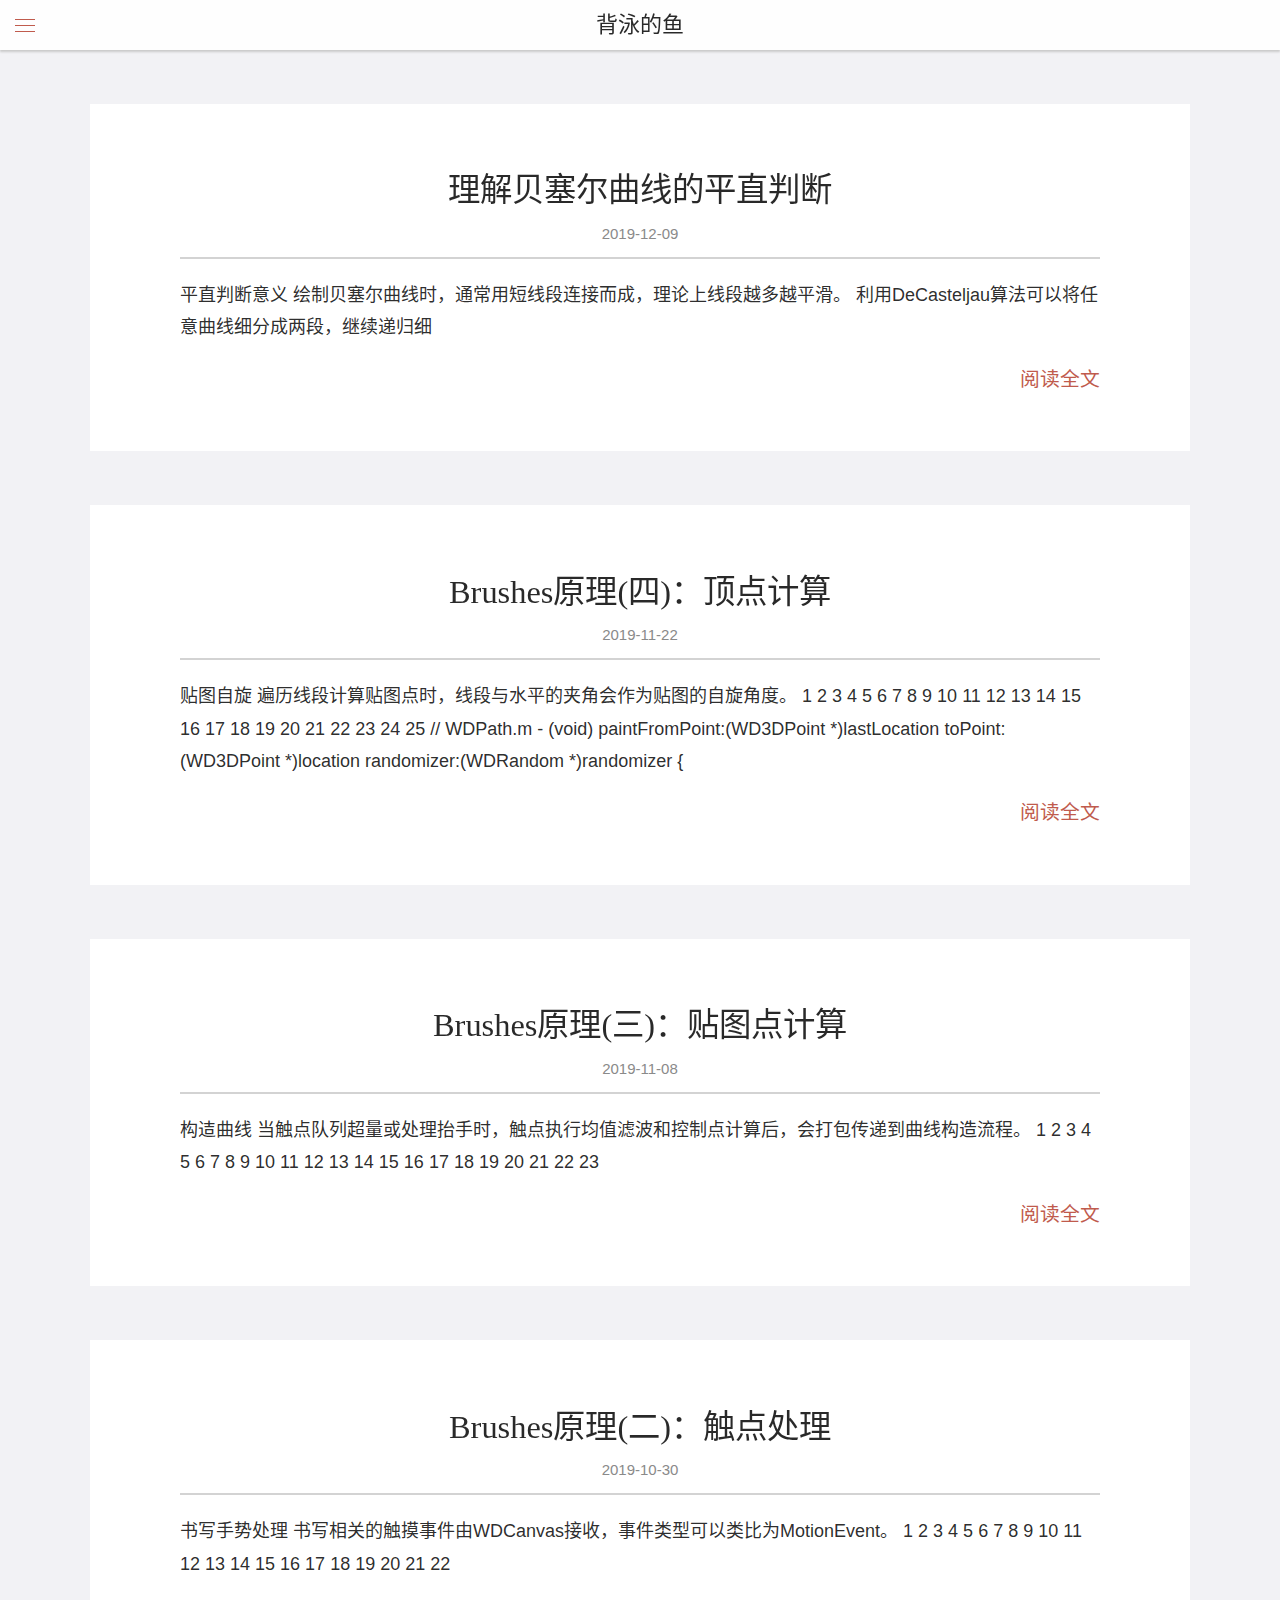
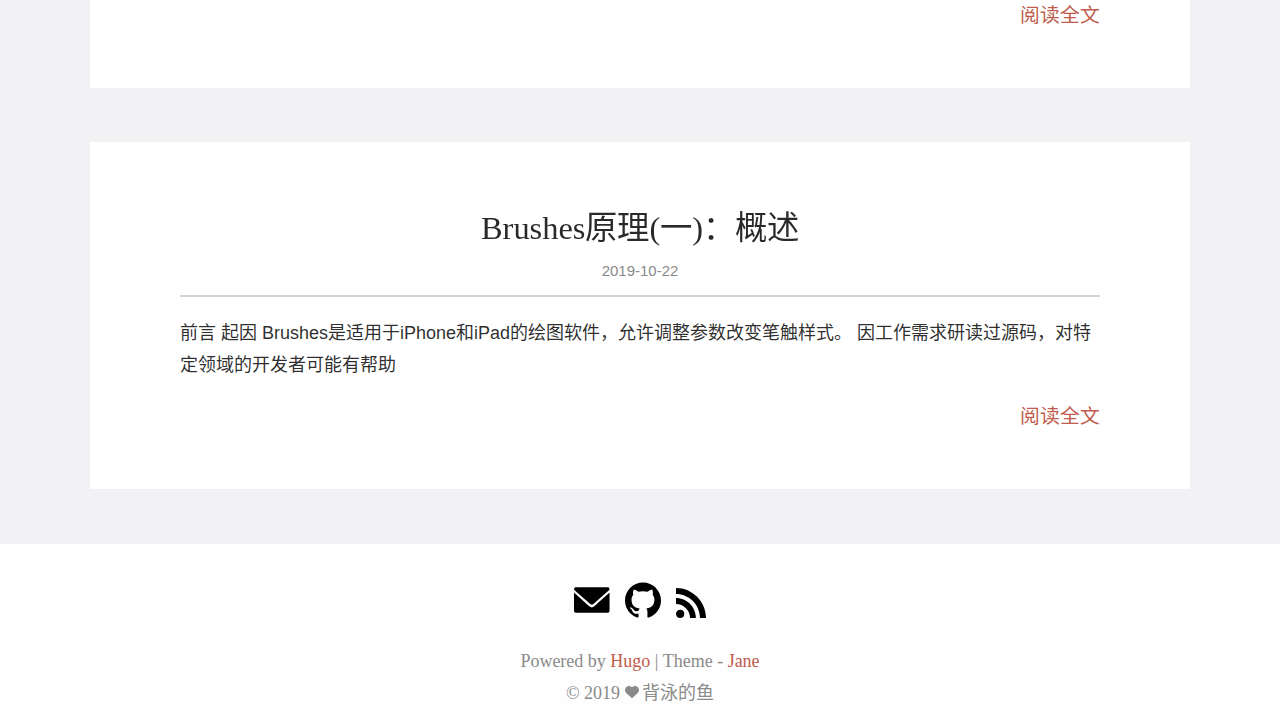
<file: index.html>
<!DOCTYPE html>
<html lang="zh-cn" itemscope itemtype="http://schema.org/WebPage">
<head>
  <meta charset="utf-8">
  <meta http-equiv="X-UA-Compatible" content="IE=edge">
  <title>背泳的鱼</title>
  

<meta name="renderer" content="webkit" />
<meta name="viewport" content="width=device-width, initial-scale=1, maximum-scale=1"/>

<meta name="MobileOptimized" content="width"/>
<meta name="HandheldFriendly" content="true"/>


<meta name="applicable-device" content="pc,mobile">

<meta name="theme-color" content="#f8f5ec" />
<meta name="msapplication-navbutton-color" content="#f8f5ec">
<meta name="apple-mobile-web-app-capable" content="yes">
<meta name="apple-mobile-web-app-status-bar-style" content="#f8f5ec">

<meta name="mobile-web-app-capable" content="yes">

<meta name="author" content="背泳的鱼" />






<meta name="generator" content="Hugo 0.61.0" />


<link rel="canonical" href="https://fish47.github.io/" />
<link href="https://fish47.github.io/index.xml" rel="alternate" type="application/rss+xml" title="背泳的鱼" />




<link rel="icon" href="https://fish47.github.io/favicon.ico" />











<link rel="stylesheet" href="https://fish47.github.io/sass/jane.min.0c11137c603ad1664715043cf088cb01bf83a6cf177b1ed9bd3c6b4aba51fc60.css" integrity="sha256-DBETfGA60WZHFQQ88IjLAb&#43;Dps8Xex7ZvTxrSrpR/GA=" media="screen" crossorigin="anonymous">





<meta property="og:title" content="背泳的鱼" />
<meta property="og:description" content="" />
<meta property="og:type" content="website" />
<meta property="og:url" content="https://fish47.github.io/" />
<meta property="og:updated_time" content="2019-12-09T00:00:00+00:00" />
<meta itemprop="name" content="背泳的鱼">
<meta itemprop="description" content=""><meta name="twitter:card" content="summary"/>
<meta name="twitter:title" content="背泳的鱼"/>
<meta name="twitter:description" content=""/>

<!--[if lte IE 9]>
  <script src="https://cdnjs.cloudflare.com/ajax/libs/classlist/1.1.20170427/classList.min.js"></script>
<![endif]-->

<!--[if lt IE 9]>
  <script src="https://cdn.jsdelivr.net/npm/html5shiv@3.7.3/dist/html5shiv.min.js"></script>
  <script src="https://cdn.jsdelivr.net/npm/respond.js@1.4.2/dest/respond.min.js"></script>
<![endif]-->




</head>
<body>
  <div id="mobile-navbar" class="mobile-navbar">
  <div class="mobile-header-logo">
    <a href="https://fish47.github.io/" class="logo">背泳的鱼</a>
  </div>
  <div class="mobile-navbar-icon">
    <span></span>
    <span></span>
    <span></span>
  </div>
</div>
<nav id="mobile-menu" class="mobile-menu slideout-menu">
  <ul class="mobile-menu-list">
    <li class="mobile-menu-item">
        
          
          
            <a class="menu-item-link" href="https://fish47.github.io/">首页</a>
          
        
      </li><li class="mobile-menu-item">
        
          
          
            <a class="menu-item-link" href="https://fish47.github.io/post/">归档</a>
          
        
      </li><li class="mobile-menu-item">
        
          
          
            <a class="menu-item-link" href="https://fish47.github.io/tags/">标签</a>
          
        
      </li><li class="mobile-menu-item">
        
          
          
            <a class="menu-item-link" href="https://fish47.github.io/categories/">分类</a>
          
        
      </li><li class="mobile-menu-item">
        
          
          
            <a class="menu-item-link" href="https://fish47.github.io/about/">关于</a>
          
        
      </li>
    

    
  </ul>
</nav>


  
    






  <link rel="stylesheet" href="https://fish47.github.io/lib/photoswipe/photoswipe.min.css" />
  <link rel="stylesheet" href="https://fish47.github.io/lib/photoswipe/default-skin/default-skin.min.css" />




<div class="pswp" tabindex="-1" role="dialog" aria-hidden="true">

<div class="pswp__bg"></div>

<div class="pswp__scroll-wrap">
    
    <div class="pswp__container">
      <div class="pswp__item"></div>
      <div class="pswp__item"></div>
      <div class="pswp__item"></div>
    </div>
    
    <div class="pswp__ui pswp__ui--hidden">
    <div class="pswp__top-bar">
      
      <div class="pswp__counter"></div>
      <button class="pswp__button pswp__button--close" title="Close (Esc)"></button>
      <button class="pswp__button pswp__button--share" title="Share"></button>
      <button class="pswp__button pswp__button--fs" title="Toggle fullscreen"></button>
      <button class="pswp__button pswp__button--zoom" title="Zoom in/out"></button>
      
      
      <div class="pswp__preloader">
        <div class="pswp__preloader__icn">
          <div class="pswp__preloader__cut">
            <div class="pswp__preloader__donut"></div>
          </div>
        </div>
      </div>
    </div>
    <div class="pswp__share-modal pswp__share-modal--hidden pswp__single-tap">
      <div class="pswp__share-tooltip"></div>
    </div>
    <button class="pswp__button pswp__button--arrow--left" title="Previous (arrow left)">
    </button>
    <button class="pswp__button pswp__button--arrow--right" title="Next (arrow right)">
    </button>
    <div class="pswp__caption">
      <div class="pswp__caption__center"></div>
    </div>
    </div>
    </div>
</div>

  

  

  

  <header id="header" class="header container">
    <div class="logo-wrapper">
  <a href="https://fish47.github.io/" class="logo">
    
      背泳的鱼
    
  </a>
</div>

<nav class="site-navbar">
  <ul id="menu" class="menu">
    
    
        <li class="menu-item active">
        
          
          
            <a class="menu-item-link" href="https://fish47.github.io/">首页</a>
          

        

      </li>
    
        <li class="menu-item">
        
          
          
            <a class="menu-item-link" href="https://fish47.github.io/post/">归档</a>
          

        

      </li>
    
        <li class="menu-item">
        
          
          
            <a class="menu-item-link" href="https://fish47.github.io/tags/">标签</a>
          

        

      </li>
    
        <li class="menu-item">
        
          
          
            <a class="menu-item-link" href="https://fish47.github.io/categories/">分类</a>
          

        

      </li>
    
        <li class="menu-item">
        
          
          
            <a class="menu-item-link" href="https://fish47.github.io/about/">关于</a>
          

        

      </li>
    

    
    

    
  </ul>
</nav>

  </header>

  <div id="mobile-panel">
    <main id="main" class="main bg-llight">
      <div class="content-wrapper">
        <div id="content" class="content container">
          
<section id="posts" class="posts">
  
  
    
  
  
  
    <article class="post bg-white">
  <header class="post-header">
    <h1 class="post-title">
      
      <a class="post-link" href="https://fish47.github.io/post/bezier-curve-flatten-check/">理解贝塞尔曲线的平直判断</a>
    </h1>
    
    <div class="post-meta">
      <time datetime="2019-12-09" class="post-time">
        2019-12-09
      </time>
      
      
      
      
    </div>
  </header>
  
  <div class="post-content">
    
    <div class="post-summary">
      平直判断意义 绘制贝塞尔曲线时，通常用短线段连接而成，理论上线段越多越平滑。 利用DeCasteljau算法可以将任意曲线细分成两段，继续递归细
    </div>
    <div class="read-more">
      <a href="https://fish47.github.io/post/bezier-curve-flatten-check/" class="read-more-link">阅读全文</a>
    </div>
    
  </div>
</article>

  
    <article class="post bg-white">
  <header class="post-header">
    <h1 class="post-title">
      
      <a class="post-link" href="https://fish47.github.io/post/inside-brushes/chapter-4/">Brushes原理(四)：顶点计算</a>
    </h1>
    
    <div class="post-meta">
      <time datetime="2019-11-22" class="post-time">
        2019-11-22
      </time>
      
      
      
      
    </div>
  </header>
  
  <div class="post-content">
    
    <div class="post-summary">
      贴图自旋 遍历线段计算贴图点时，线段与水平的夹角会作为贴图的自旋角度。 1 2 3 4 5 6 7 8 9 10 11 12 13 14 15 16 17 18 19 20 21 22 23 24 25 // WDPath.m - (void) paintFromPoint:(WD3DPoint *)lastLocation toPoint:(WD3DPoint *)location randomizer:(WDRandom *)randomizer {
    </div>
    <div class="read-more">
      <a href="https://fish47.github.io/post/inside-brushes/chapter-4/" class="read-more-link">阅读全文</a>
    </div>
    
  </div>
</article>

  
    <article class="post bg-white">
  <header class="post-header">
    <h1 class="post-title">
      
      <a class="post-link" href="https://fish47.github.io/post/inside-brushes/chapter-3/">Brushes原理(三)：贴图点计算</a>
    </h1>
    
    <div class="post-meta">
      <time datetime="2019-11-08" class="post-time">
        2019-11-08
      </time>
      
      
      
      
    </div>
  </header>
  
  <div class="post-content">
    
    <div class="post-summary">
      构迼曲线 当触点队列超量或处理抬手时，触点执行均值滤波和控制点计算后，会打包传递到曲线构造流程。 1 2 3 4 5 6 7 8 9 10 11 12 13 14 15 16 17 18 19 20 21 22 23
    </div>
    <div class="read-more">
      <a href="https://fish47.github.io/post/inside-brushes/chapter-3/" class="read-more-link">阅读全文</a>
    </div>
    
  </div>
</article>

  
    <article class="post bg-white">
  <header class="post-header">
    <h1 class="post-title">
      
      <a class="post-link" href="https://fish47.github.io/post/inside-brushes/chapter-2/">Brushes原理(二)：触点处理</a>
    </h1>
    
    <div class="post-meta">
      <time datetime="2019-10-30" class="post-time">
        2019-10-30
      </time>
      
      
      
      
    </div>
  </header>
  
  <div class="post-content">
    
    <div class="post-summary">
      书写手势处理 书写相关的触摸事件由WDCanvas接收，事件类型可以类比为MotionEvent。 1 2 3 4 5 6 7 8 9 10 11 12 13 14 15 16 17 18 19 20 21 22
    </div>
    <div class="read-more">
      <a href="https://fish47.github.io/post/inside-brushes/chapter-2/" class="read-more-link">阅读全文</a>
    </div>
    
  </div>
</article>

  
    <article class="post bg-white">
  <header class="post-header">
    <h1 class="post-title">
      
      <a class="post-link" href="https://fish47.github.io/post/inside-brushes/chapter-1/">Brushes原理(一)：概述</a>
    </h1>
    
    <div class="post-meta">
      <time datetime="2019-10-22" class="post-time">
        2019-10-22
      </time>
      
      
      
      
    </div>
  </header>
  
  <div class="post-content">
    
    <div class="post-summary">
      前言 起因 Brushes是适用于iPhone和iPad的绘图软件，允许调整参数改变笔触样式。 因工作需求研读过源码，对特定领域的开发者可能有帮助
    </div>
    <div class="read-more">
      <a href="https://fish47.github.io/post/inside-brushes/chapter-1/" class="read-more-link">阅读全文</a>
    </div>
    
  </div>
</article>

  
</section>






  
  
  

  
  

  
  

  
  

  
  





        </div>
      </div>
    </main>

    <footer id="footer" class="footer">
      <div class="icon-links">
  
  
    <a href="fish47@126.com" rel="me noopener" class="iconfont"
      title="email"  target="_blank"
      >
      <svg class="icon" viewBox="0 0 1451 1024" version="1.1"
  xmlns="http://www.w3.org/2000/svg" xmlns:xlink="http://www.w3.org/1999/xlink"
  width="36" height="36">
  <path d="M664.781909 681.472759 0 97.881301C0 3.997201 71.046997 0 71.046997 0L474.477909 0 961.649408 0 1361.641813 0C1361.641813 0 1432.688811 3.997201 1432.688811 97.881301L771.345323 681.472759C771.345323 681.472759 764.482731 685.154773 753.594283 688.65053L753.594283 688.664858C741.602731 693.493018 729.424896 695.068979 718.077952 694.839748 706.731093 695.068979 694.553173 693.493018 682.561621 688.664858L682.561621 688.65053C671.644501 685.140446 664.781909 681.472759 664.781909 681.472759L664.781909 681.472759ZM718.063616 811.603883C693.779541 811.016482 658.879232 802.205449 619.10784 767.734955 542.989056 701.759633 0 212.052267 0 212.052267L0 942.809523C0 942.809523 0 1024 83.726336 1024L682.532949 1024 753.579947 1024 1348.948139 1024C1432.688811 1024 1432.688811 942.809523 1432.688811 942.809523L1432.688811 212.052267C1432.688811 212.052267 893.138176 701.759633 817.019477 767.734955 777.248 802.205449 742.347691 811.03081 718.063616 811.603883L718.063616 811.603883Z"></path>
</svg>

    </a>
  
    <a href="http://github.com/fish47" rel="me noopener" class="iconfont"
      title="github"  target="_blank"
      >
      <svg class="icon" style="" viewBox="0 0 1024 1024" version="1.1"
  xmlns="http://www.w3.org/2000/svg" xmlns:xlink="http://www.w3.org/1999/xlink"
  width="36" height="36">
  <path d="M512 12.672c-282.88 0-512 229.248-512 512 0 226.261333 146.688 418.133333 350.08 485.76 25.6 4.821333 34.986667-11.008 34.986667-24.618667 0-12.16-0.426667-44.373333-0.64-87.04-142.421333 30.890667-172.458667-68.693333-172.458667-68.693333C188.672 770.986667 155.008 755.2 155.008 755.2c-46.378667-31.744 3.584-31.104 3.584-31.104 51.413333 3.584 78.421333 52.736 78.421333 52.736 45.653333 78.293333 119.850667 55.68 149.12 42.581333 4.608-33.109333 17.792-55.68 32.426667-68.48-113.706667-12.8-233.216-56.832-233.216-253.013333 0-55.893333 19.84-101.546667 52.693333-137.386667-5.76-12.928-23.04-64.981333 4.48-135.509333 0 0 42.88-13.738667 140.8 52.48 40.96-11.392 84.48-17.024 128-17.28 43.52 0.256 87.04 5.888 128 17.28 97.28-66.218667 140.16-52.48 140.16-52.48 27.52 70.528 10.24 122.581333 5.12 135.509333 32.64 35.84 52.48 81.493333 52.48 137.386667 0 196.693333-119.68 240-233.6 252.586667 17.92 15.36 34.56 46.762667 34.56 94.72 0 68.522667-0.64 123.562667-0.64 140.202666 0 13.44 8.96 29.44 35.2 24.32C877.44 942.592 1024 750.592 1024 524.672c0-282.752-229.248-512-512-512"></path>
</svg>

    </a>


<a href="https://fish47.github.io/index.xml" rel="noopener alternate" type="application/rss&#43;xml"
    class="iconfont" title="rss" target="_blank">
    <svg class="icon" viewBox="0 0 1024 1024" version="1.1"
  xmlns="http://www.w3.org/2000/svg" xmlns:xlink="http://www.w3.org/1999/xlink"
  width="30" height="30">
  <path d="M819.157333 1024C819.157333 574.592 449.408 204.8 0 204.8V0c561.706667 0 1024 462.293333 1024 1024h-204.842667zM140.416 743.04a140.8 140.8 0 0 1 140.501333 140.586667A140.928 140.928 0 0 1 140.074667 1024C62.72 1024 0 961.109333 0 883.626667s62.933333-140.544 140.416-140.586667zM678.784 1024h-199.04c0-263.210667-216.533333-479.786667-479.744-479.786667V345.173333c372.352 0 678.784 306.517333 678.784 678.826667z"></path>
</svg>

  </a>
   
</div>

<div class="copyright">
  <span class="power-by">
    Powered by <a class="hexo-link" href="https://gohugo.io">Hugo</a>
  </span>
  <span class="division">|</span>
  <span class="theme-info">
    Theme - <a class="theme-link" href="https://github.com/xianmin/hugo-theme-jane">Jane</a>
  </span>

  <span class="copyright-year">
    &copy;
    2019
    <span class="heart">
      
      <i class="iconfont">
        <svg class="icon" viewBox="0 0 1025 1024" version="1.1"
  xmlns="http://www.w3.org/2000/svg" xmlns:xlink="http://www.w3.org/1999/xlink"
  width="14" height="14">
  <path d="M1000.1 247.9c-15.5-37.3-37.6-70.6-65.7-98.9-54.4-54.8-125.8-85-201-85-85.7 0-166 39-221.4 107.4C456.6 103 376.3 64 290.6 64c-75.1 0-146.5 30.4-201.1 85.6-28.2 28.5-50.4 61.9-65.8 99.3-16 38.8-24 79.9-23.6 122.2 0.7 91.7 40.1 177.2 108.1 234.8 3.1 2.6 6 5.1 8.9 7.8 14.9 13.4 58 52.8 112.6 102.7 93.5 85.5 209.9 191.9 257.5 234.2 7 6.1 15.8 9.5 24.9 9.5 9.2 0 18.1-3.4 24.9-9.5 34.5-30.7 105.8-95.9 181.4-165 74.2-67.8 150.9-138 195.8-178.2 69.5-57.9 109.6-144.4 109.9-237.3 0.1-42.5-8-83.6-24-122.2z"
   fill="#8a8a8a"></path>
</svg>

      </i>
    </span><span class="author">
        背泳的鱼
        
      </span></span>

  
  

  
</div>

    </footer>

    <div class="back-to-top" id="back-to-top">
      <i class="iconfont">
        
        <svg class="icon" viewBox="0 0 1024 1024" version="1.1"
  xmlns="http://www.w3.org/2000/svg" xmlns:xlink="http://www.w3.org/1999/xlink"
  width="35" height="35">
  <path d="M510.866688 227.694839 95.449397 629.218702l235.761562 0-2.057869 328.796468 362.40389 0L691.55698 628.188232l241.942331-3.089361L510.866688 227.694839zM63.840492 63.962777l894.052392 0 0 131.813095L63.840492 195.775872 63.840492 63.962777 63.840492 63.962777zM63.840492 63.962777"></path>
</svg>

      </i>
    </div>
  </div>
  
<script type="text/javascript" src="https://fish47.github.io/lib/jquery/jquery-3.2.1.min.js"></script>
  <script type="text/javascript" src="https://fish47.github.io/lib/slideout/slideout-1.0.1.min.js"></script>




<script type="text/javascript" src="https://fish47.github.io/js/main.638251f4230630f0335d8c6748e53a96f94b72670920b60c09a56fdc8bece214.js" integrity="sha256-Y4JR9CMGMPAzXYxnSOU6lvlLcmcJILYMCaVv3Ivs4hQ=" crossorigin="anonymous"></script>












  
    <script type="text/javascript" src="https://fish47.github.io/js/load-photoswipe.js"></script>
    <script type="text/javascript" src="https://fish47.github.io/lib/photoswipe/photoswipe.min.js"></script>
    <script type="text/javascript" src="https://fish47.github.io/lib/photoswipe/photoswipe-ui-default.min.js"></script>
  















</body>
</html>
</file>
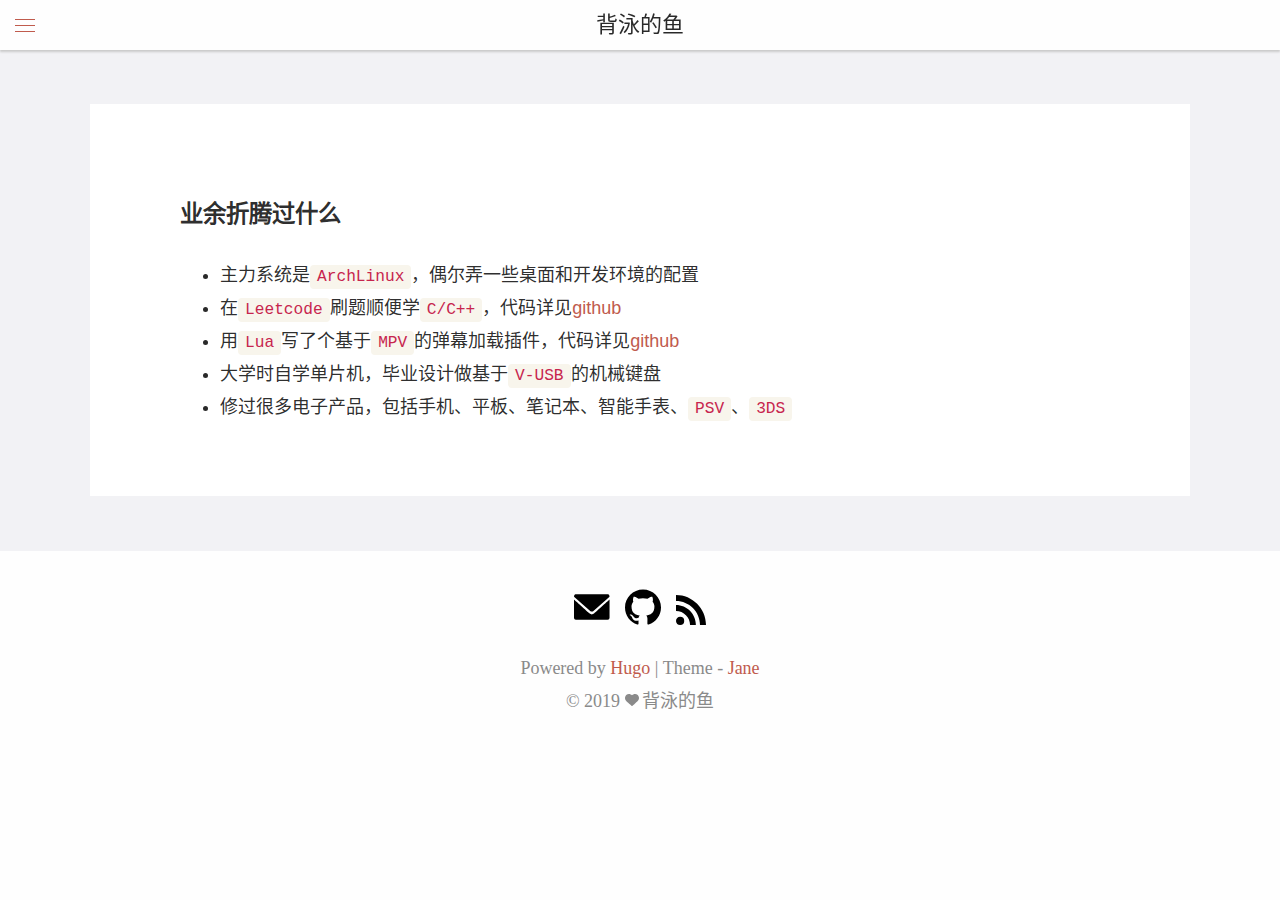
<file: about/index.html>
<!DOCTYPE html>
<html lang="zh-cn" itemscope itemtype="http://schema.org/WebPage">
<head>
  <meta charset="utf-8">
  <meta http-equiv="X-UA-Compatible" content="IE=edge">
  <title> - 背泳的鱼</title>
  

<meta name="renderer" content="webkit" />
<meta name="viewport" content="width=device-width, initial-scale=1, maximum-scale=1"/>

<meta name="MobileOptimized" content="width"/>
<meta name="HandheldFriendly" content="true"/>


<meta name="applicable-device" content="pc,mobile">

<meta name="theme-color" content="#f8f5ec" />
<meta name="msapplication-navbutton-color" content="#f8f5ec">
<meta name="apple-mobile-web-app-capable" content="yes">
<meta name="apple-mobile-web-app-status-bar-style" content="#f8f5ec">

<meta name="mobile-web-app-capable" content="yes">

<meta name="author" content="背泳的鱼" />
  <meta name="description" content="业余折腾过什么 主力系统是ArchLinux，偶尔弄一些桌面和开发环境的配置 在Leetcode刷题顺便学C/C&#43;&#43;，代码详见github 用Lu" />







<meta name="generator" content="Hugo 0.61.0" />


<link rel="canonical" href="https://fish47.github.io/about/" />





<link rel="icon" href="https://fish47.github.io/favicon.ico" />











<link rel="stylesheet" href="https://fish47.github.io/sass/jane.min.0c11137c603ad1664715043cf088cb01bf83a6cf177b1ed9bd3c6b4aba51fc60.css" integrity="sha256-DBETfGA60WZHFQQ88IjLAb&#43;Dps8Xex7ZvTxrSrpR/GA=" media="screen" crossorigin="anonymous">





<meta property="og:title" content="" />
<meta property="og:description" content="业余折腾过什么 主力系统是ArchLinux，偶尔弄一些桌面和开发环境的配置 在Leetcode刷题顺便学C/C&#43;&#43;，代码详见github 用Lu" />
<meta property="og:type" content="article" />
<meta property="og:url" content="https://fish47.github.io/about/" />
<meta property="article:modified_time" content="2019-10-20T13:43:40+08:00" />
<meta itemprop="name" content="">
<meta itemprop="description" content="业余折腾过什么 主力系统是ArchLinux，偶尔弄一些桌面和开发环境的配置 在Leetcode刷题顺便学C/C&#43;&#43;，代码详见github 用Lu">
<meta itemprop="dateModified" content="2019-10-20T13:43:40&#43;08:00" />
<meta itemprop="wordCount" content="156">



<meta itemprop="keywords" content="" /><meta name="twitter:card" content="summary"/>
<meta name="twitter:title" content=""/>
<meta name="twitter:description" content="业余折腾过什么 主力系统是ArchLinux，偶尔弄一些桌面和开发环境的配置 在Leetcode刷题顺便学C/C&#43;&#43;，代码详见github 用Lu"/>

<!--[if lte IE 9]>
  <script src="https://cdnjs.cloudflare.com/ajax/libs/classlist/1.1.20170427/classList.min.js"></script>
<![endif]-->

<!--[if lt IE 9]>
  <script src="https://cdn.jsdelivr.net/npm/html5shiv@3.7.3/dist/html5shiv.min.js"></script>
  <script src="https://cdn.jsdelivr.net/npm/respond.js@1.4.2/dest/respond.min.js"></script>
<![endif]-->




</head>
<body>
  <div id="mobile-navbar" class="mobile-navbar">
  <div class="mobile-header-logo">
    <a href="https://fish47.github.io/" class="logo">背泳的鱼</a>
  </div>
  <div class="mobile-navbar-icon">
    <span></span>
    <span></span>
    <span></span>
  </div>
</div>
<nav id="mobile-menu" class="mobile-menu slideout-menu">
  <ul class="mobile-menu-list">
    <li class="mobile-menu-item">
        
          
          
            <a class="menu-item-link" href="https://fish47.github.io/">首页</a>
          
        
      </li><li class="mobile-menu-item">
        
          
          
            <a class="menu-item-link" href="https://fish47.github.io/post/">归档</a>
          
        
      </li><li class="mobile-menu-item">
        
          
          
            <a class="menu-item-link" href="https://fish47.github.io/tags/">标签</a>
          
        
      </li><li class="mobile-menu-item">
        
          
          
            <a class="menu-item-link" href="https://fish47.github.io/categories/">分类</a>
          
        
      </li><li class="mobile-menu-item">
        
          
          
            <a class="menu-item-link" href="https://fish47.github.io/about/">关于</a>
          
        
      </li>
    

    
  </ul>
</nav>


  
    






  <link rel="stylesheet" href="https://fish47.github.io/lib/photoswipe/photoswipe.min.css" />
  <link rel="stylesheet" href="https://fish47.github.io/lib/photoswipe/default-skin/default-skin.min.css" />




<div class="pswp" tabindex="-1" role="dialog" aria-hidden="true">

<div class="pswp__bg"></div>

<div class="pswp__scroll-wrap">
    
    <div class="pswp__container">
      <div class="pswp__item"></div>
      <div class="pswp__item"></div>
      <div class="pswp__item"></div>
    </div>
    
    <div class="pswp__ui pswp__ui--hidden">
    <div class="pswp__top-bar">
      
      <div class="pswp__counter"></div>
      <button class="pswp__button pswp__button--close" title="Close (Esc)"></button>
      <button class="pswp__button pswp__button--share" title="Share"></button>
      <button class="pswp__button pswp__button--fs" title="Toggle fullscreen"></button>
      <button class="pswp__button pswp__button--zoom" title="Zoom in/out"></button>
      
      
      <div class="pswp__preloader">
        <div class="pswp__preloader__icn">
          <div class="pswp__preloader__cut">
            <div class="pswp__preloader__donut"></div>
          </div>
        </div>
      </div>
    </div>
    <div class="pswp__share-modal pswp__share-modal--hidden pswp__single-tap">
      <div class="pswp__share-tooltip"></div>
    </div>
    <button class="pswp__button pswp__button--arrow--left" title="Previous (arrow left)">
    </button>
    <button class="pswp__button pswp__button--arrow--right" title="Next (arrow right)">
    </button>
    <div class="pswp__caption">
      <div class="pswp__caption__center"></div>
    </div>
    </div>
    </div>
</div>

  

  

  

  <header id="header" class="header container">
    <div class="logo-wrapper">
  <a href="https://fish47.github.io/" class="logo">
    
      背泳的鱼
    
  </a>
</div>

<nav class="site-navbar">
  <ul id="menu" class="menu">
    
    
        <li class="menu-item">
        
          
          
            <a class="menu-item-link" href="https://fish47.github.io/">首页</a>
          

        

      </li>
    
        <li class="menu-item">
        
          
          
            <a class="menu-item-link" href="https://fish47.github.io/post/">归档</a>
          

        

      </li>
    
        <li class="menu-item">
        
          
          
            <a class="menu-item-link" href="https://fish47.github.io/tags/">标签</a>
          

        

      </li>
    
        <li class="menu-item">
        
          
          
            <a class="menu-item-link" href="https://fish47.github.io/categories/">分类</a>
          

        

      </li>
    
        <li class="menu-item">
        
          
          
            <a class="menu-item-link" href="https://fish47.github.io/about/">关于</a>
          

        

      </li>
    

    
    

    
  </ul>
</nav>

  </header>

  <div id="mobile-panel">
    <main id="main" class="main bg-llight">
      <div class="content-wrapper">
        <div id="content" class="content container">
          <article class="post bg-white">
    <div class="post-content">
        <h3 id="heading">业余折腾过什么</h3>
<ul>
<li>主力系统是<code>ArchLinux</code>，偶尔弄一些桌面和开发环境的配置</li>
<li>在<code>Leetcode</code>刷题顺便学<code>C/C++</code>，代码详见<a href="https://github.com/fish47/leetcode">github</a></li>
<li>用<code>Lua</code>写了个基于<code>MPV</code>的弹幕加载插件，代码详见<a href="https://github.com/fish47/MPVDanmakuLoader">github</a></li>
<li>大学时自学单片机，毕业设计做基于<code>V-USB</code>的机械键盘</li>
<li>修过很多电子产品，包括手机、平板、笔记本、智能手表、<code>PSV</code>、<code>3DS</code></li>
</ul>

    </div>
</article>
        </div>
      </div>
    </main>

    <footer id="footer" class="footer">
      <div class="icon-links">
  
  
    <a href="fish47@126.com" rel="me noopener" class="iconfont"
      title="email"  target="_blank"
      >
      <svg class="icon" viewBox="0 0 1451 1024" version="1.1"
  xmlns="http://www.w3.org/2000/svg" xmlns:xlink="http://www.w3.org/1999/xlink"
  width="36" height="36">
  <path d="M664.781909 681.472759 0 97.881301C0 3.997201 71.046997 0 71.046997 0L474.477909 0 961.649408 0 1361.641813 0C1361.641813 0 1432.688811 3.997201 1432.688811 97.881301L771.345323 681.472759C771.345323 681.472759 764.482731 685.154773 753.594283 688.65053L753.594283 688.664858C741.602731 693.493018 729.424896 695.068979 718.077952 694.839748 706.731093 695.068979 694.553173 693.493018 682.561621 688.664858L682.561621 688.65053C671.644501 685.140446 664.781909 681.472759 664.781909 681.472759L664.781909 681.472759ZM718.063616 811.603883C693.779541 811.016482 658.879232 802.205449 619.10784 767.734955 542.989056 701.759633 0 212.052267 0 212.052267L0 942.809523C0 942.809523 0 1024 83.726336 1024L682.532949 1024 753.579947 1024 1348.948139 1024C1432.688811 1024 1432.688811 942.809523 1432.688811 942.809523L1432.688811 212.052267C1432.688811 212.052267 893.138176 701.759633 817.019477 767.734955 777.248 802.205449 742.347691 811.03081 718.063616 811.603883L718.063616 811.603883Z"></path>
</svg>

    </a>
  
    <a href="http://github.com/fish47" rel="me noopener" class="iconfont"
      title="github"  target="_blank"
      >
      <svg class="icon" style="" viewBox="0 0 1024 1024" version="1.1"
  xmlns="http://www.w3.org/2000/svg" xmlns:xlink="http://www.w3.org/1999/xlink"
  width="36" height="36">
  <path d="M512 12.672c-282.88 0-512 229.248-512 512 0 226.261333 146.688 418.133333 350.08 485.76 25.6 4.821333 34.986667-11.008 34.986667-24.618667 0-12.16-0.426667-44.373333-0.64-87.04-142.421333 30.890667-172.458667-68.693333-172.458667-68.693333C188.672 770.986667 155.008 755.2 155.008 755.2c-46.378667-31.744 3.584-31.104 3.584-31.104 51.413333 3.584 78.421333 52.736 78.421333 52.736 45.653333 78.293333 119.850667 55.68 149.12 42.581333 4.608-33.109333 17.792-55.68 32.426667-68.48-113.706667-12.8-233.216-56.832-233.216-253.013333 0-55.893333 19.84-101.546667 52.693333-137.386667-5.76-12.928-23.04-64.981333 4.48-135.509333 0 0 42.88-13.738667 140.8 52.48 40.96-11.392 84.48-17.024 128-17.28 43.52 0.256 87.04 5.888 128 17.28 97.28-66.218667 140.16-52.48 140.16-52.48 27.52 70.528 10.24 122.581333 5.12 135.509333 32.64 35.84 52.48 81.493333 52.48 137.386667 0 196.693333-119.68 240-233.6 252.586667 17.92 15.36 34.56 46.762667 34.56 94.72 0 68.522667-0.64 123.562667-0.64 140.202666 0 13.44 8.96 29.44 35.2 24.32C877.44 942.592 1024 750.592 1024 524.672c0-282.752-229.248-512-512-512"></path>
</svg>

    </a>


<a href="https://fish47.github.io/index.xml" rel="noopener alternate" type="application/rss&#43;xml"
    class="iconfont" title="rss" target="_blank">
    <svg class="icon" viewBox="0 0 1024 1024" version="1.1"
  xmlns="http://www.w3.org/2000/svg" xmlns:xlink="http://www.w3.org/1999/xlink"
  width="30" height="30">
  <path d="M819.157333 1024C819.157333 574.592 449.408 204.8 0 204.8V0c561.706667 0 1024 462.293333 1024 1024h-204.842667zM140.416 743.04a140.8 140.8 0 0 1 140.501333 140.586667A140.928 140.928 0 0 1 140.074667 1024C62.72 1024 0 961.109333 0 883.626667s62.933333-140.544 140.416-140.586667zM678.784 1024h-199.04c0-263.210667-216.533333-479.786667-479.744-479.786667V345.173333c372.352 0 678.784 306.517333 678.784 678.826667z"></path>
</svg>

  </a>
   
</div>

<div class="copyright">
  <span class="power-by">
    Powered by <a class="hexo-link" href="https://gohugo.io">Hugo</a>
  </span>
  <span class="division">|</span>
  <span class="theme-info">
    Theme - <a class="theme-link" href="https://github.com/xianmin/hugo-theme-jane">Jane</a>
  </span>

  <span class="copyright-year">
    &copy;
    2019
    <span class="heart">
      
      <i class="iconfont">
        <svg class="icon" viewBox="0 0 1025 1024" version="1.1"
  xmlns="http://www.w3.org/2000/svg" xmlns:xlink="http://www.w3.org/1999/xlink"
  width="14" height="14">
  <path d="M1000.1 247.9c-15.5-37.3-37.6-70.6-65.7-98.9-54.4-54.8-125.8-85-201-85-85.7 0-166 39-221.4 107.4C456.6 103 376.3 64 290.6 64c-75.1 0-146.5 30.4-201.1 85.6-28.2 28.5-50.4 61.9-65.8 99.3-16 38.8-24 79.9-23.6 122.2 0.7 91.7 40.1 177.2 108.1 234.8 3.1 2.6 6 5.1 8.9 7.8 14.9 13.4 58 52.8 112.6 102.7 93.5 85.5 209.9 191.9 257.5 234.2 7 6.1 15.8 9.5 24.9 9.5 9.2 0 18.1-3.4 24.9-9.5 34.5-30.7 105.8-95.9 181.4-165 74.2-67.8 150.9-138 195.8-178.2 69.5-57.9 109.6-144.4 109.9-237.3 0.1-42.5-8-83.6-24-122.2z"
   fill="#8a8a8a"></path>
</svg>

      </i>
    </span><span class="author">
        背泳的鱼
        
      </span></span>

  
  

  
</div>

    </footer>

    <div class="back-to-top" id="back-to-top">
      <i class="iconfont">
        
        <svg class="icon" viewBox="0 0 1024 1024" version="1.1"
  xmlns="http://www.w3.org/2000/svg" xmlns:xlink="http://www.w3.org/1999/xlink"
  width="35" height="35">
  <path d="M510.866688 227.694839 95.449397 629.218702l235.761562 0-2.057869 328.796468 362.40389 0L691.55698 628.188232l241.942331-3.089361L510.866688 227.694839zM63.840492 63.962777l894.052392 0 0 131.813095L63.840492 195.775872 63.840492 63.962777 63.840492 63.962777zM63.840492 63.962777"></path>
</svg>

      </i>
    </div>
  </div>
  
<script type="text/javascript" src="https://fish47.github.io/lib/jquery/jquery-3.2.1.min.js"></script>
  <script type="text/javascript" src="https://fish47.github.io/lib/slideout/slideout-1.0.1.min.js"></script>




<script type="text/javascript" src="https://fish47.github.io/js/main.638251f4230630f0335d8c6748e53a96f94b72670920b60c09a56fdc8bece214.js" integrity="sha256-Y4JR9CMGMPAzXYxnSOU6lvlLcmcJILYMCaVv3Ivs4hQ=" crossorigin="anonymous"></script>












  
    <script type="text/javascript" src="https://fish47.github.io/js/load-photoswipe.js"></script>
    <script type="text/javascript" src="https://fish47.github.io/lib/photoswipe/photoswipe.min.js"></script>
    <script type="text/javascript" src="https://fish47.github.io/lib/photoswipe/photoswipe-ui-default.min.js"></script>
  















</body>
</html>
</file>
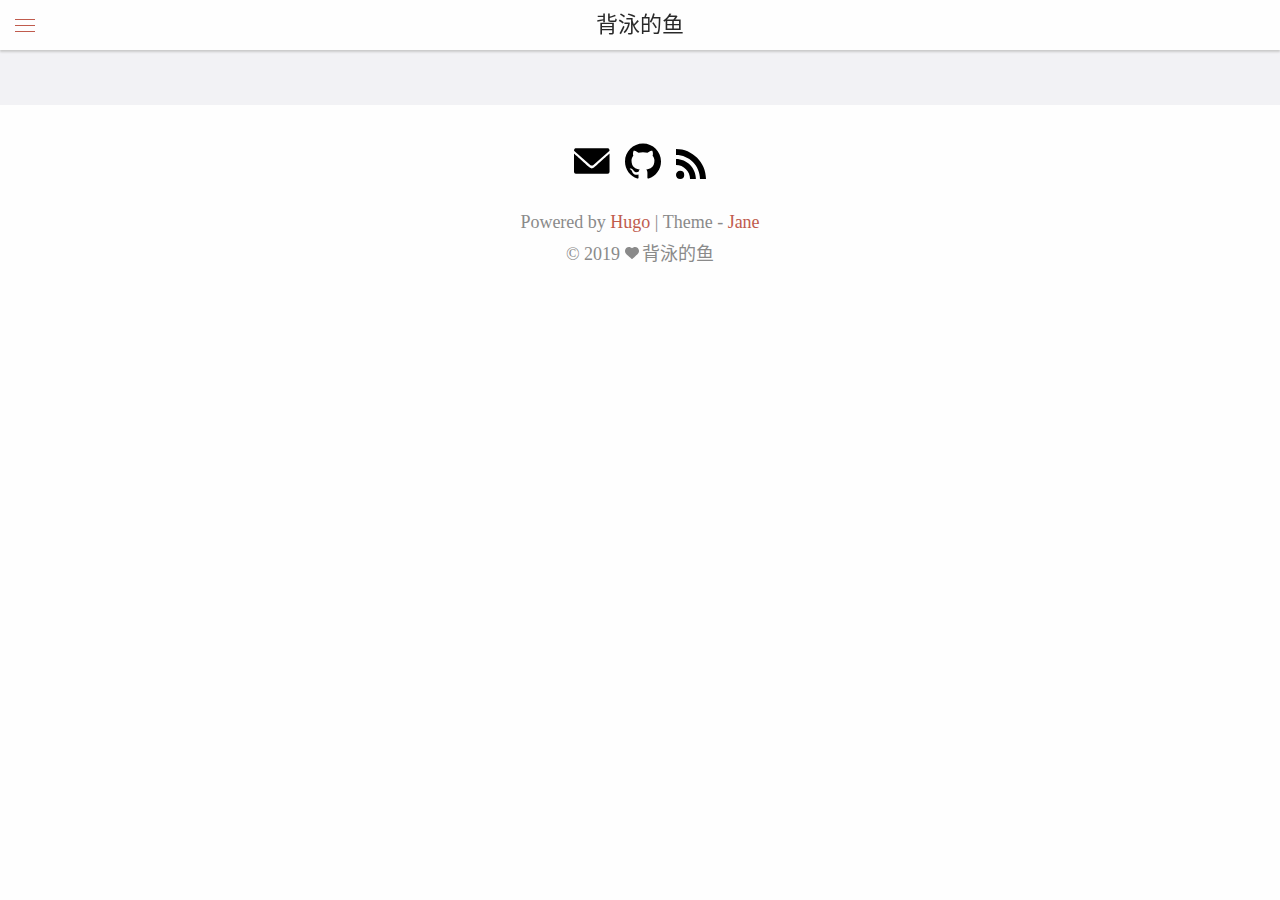
<file: categories/index.html>
<!DOCTYPE html>
<html lang="zh-cn" itemscope itemtype="http://schema.org/WebPage">
<head>
  <meta charset="utf-8">
  <meta http-equiv="X-UA-Compatible" content="IE=edge">
  <title>分类 - 背泳的鱼</title>
  

<meta name="renderer" content="webkit" />
<meta name="viewport" content="width=device-width, initial-scale=1, maximum-scale=1"/>

<meta name="MobileOptimized" content="width"/>
<meta name="HandheldFriendly" content="true"/>


<meta name="applicable-device" content="pc,mobile">

<meta name="theme-color" content="#f8f5ec" />
<meta name="msapplication-navbutton-color" content="#f8f5ec">
<meta name="apple-mobile-web-app-capable" content="yes">
<meta name="apple-mobile-web-app-status-bar-style" content="#f8f5ec">

<meta name="mobile-web-app-capable" content="yes">

<meta name="author" content="背泳的鱼" />






<meta name="generator" content="Hugo 0.61.0" />


<link rel="canonical" href="https://fish47.github.io/categories/" />
<link href="https://fish47.github.io/categories/index.xml" rel="alternate" type="application/rss+xml" title="背泳的鱼" />




<link rel="icon" href="https://fish47.github.io/favicon.ico" />











<link rel="stylesheet" href="https://fish47.github.io/sass/jane.min.0c11137c603ad1664715043cf088cb01bf83a6cf177b1ed9bd3c6b4aba51fc60.css" integrity="sha256-DBETfGA60WZHFQQ88IjLAb&#43;Dps8Xex7ZvTxrSrpR/GA=" media="screen" crossorigin="anonymous">





<meta property="og:title" content="Categories" />
<meta property="og:description" content="" />
<meta property="og:type" content="website" />
<meta property="og:url" content="https://fish47.github.io/categories/" />

<meta itemprop="name" content="Categories">
<meta itemprop="description" content=""><meta name="twitter:card" content="summary"/>
<meta name="twitter:title" content="Categories"/>
<meta name="twitter:description" content=""/>

<!--[if lte IE 9]>
  <script src="https://cdnjs.cloudflare.com/ajax/libs/classlist/1.1.20170427/classList.min.js"></script>
<![endif]-->

<!--[if lt IE 9]>
  <script src="https://cdn.jsdelivr.net/npm/html5shiv@3.7.3/dist/html5shiv.min.js"></script>
  <script src="https://cdn.jsdelivr.net/npm/respond.js@1.4.2/dest/respond.min.js"></script>
<![endif]-->




</head>
<body>
  <div id="mobile-navbar" class="mobile-navbar">
  <div class="mobile-header-logo">
    <a href="https://fish47.github.io/" class="logo">背泳的鱼</a>
  </div>
  <div class="mobile-navbar-icon">
    <span></span>
    <span></span>
    <span></span>
  </div>
</div>
<nav id="mobile-menu" class="mobile-menu slideout-menu">
  <ul class="mobile-menu-list">
    <li class="mobile-menu-item">
        
          
          
            <a class="menu-item-link" href="https://fish47.github.io/">首页</a>
          
        
      </li><li class="mobile-menu-item">
        
          
          
            <a class="menu-item-link" href="https://fish47.github.io/post/">归档</a>
          
        
      </li><li class="mobile-menu-item">
        
          
          
            <a class="menu-item-link" href="https://fish47.github.io/tags/">标签</a>
          
        
      </li><li class="mobile-menu-item">
        
          
          
            <a class="menu-item-link" href="https://fish47.github.io/categories/">分类</a>
          
        
      </li><li class="mobile-menu-item">
        
          
          
            <a class="menu-item-link" href="https://fish47.github.io/about/">关于</a>
          
        
      </li>
    

    
  </ul>
</nav>


  
    






  <link rel="stylesheet" href="https://fish47.github.io/lib/photoswipe/photoswipe.min.css" />
  <link rel="stylesheet" href="https://fish47.github.io/lib/photoswipe/default-skin/default-skin.min.css" />




<div class="pswp" tabindex="-1" role="dialog" aria-hidden="true">

<div class="pswp__bg"></div>

<div class="pswp__scroll-wrap">
    
    <div class="pswp__container">
      <div class="pswp__item"></div>
      <div class="pswp__item"></div>
      <div class="pswp__item"></div>
    </div>
    
    <div class="pswp__ui pswp__ui--hidden">
    <div class="pswp__top-bar">
      
      <div class="pswp__counter"></div>
      <button class="pswp__button pswp__button--close" title="Close (Esc)"></button>
      <button class="pswp__button pswp__button--share" title="Share"></button>
      <button class="pswp__button pswp__button--fs" title="Toggle fullscreen"></button>
      <button class="pswp__button pswp__button--zoom" title="Zoom in/out"></button>
      
      
      <div class="pswp__preloader">
        <div class="pswp__preloader__icn">
          <div class="pswp__preloader__cut">
            <div class="pswp__preloader__donut"></div>
          </div>
        </div>
      </div>
    </div>
    <div class="pswp__share-modal pswp__share-modal--hidden pswp__single-tap">
      <div class="pswp__share-tooltip"></div>
    </div>
    <button class="pswp__button pswp__button--arrow--left" title="Previous (arrow left)">
    </button>
    <button class="pswp__button pswp__button--arrow--right" title="Next (arrow right)">
    </button>
    <div class="pswp__caption">
      <div class="pswp__caption__center"></div>
    </div>
    </div>
    </div>
</div>

  

  

  

  <header id="header" class="header container">
    <div class="logo-wrapper">
  <a href="https://fish47.github.io/" class="logo">
    
      背泳的鱼
    
  </a>
</div>

<nav class="site-navbar">
  <ul id="menu" class="menu">
    
    
        <li class="menu-item">
        
          
          
            <a class="menu-item-link" href="https://fish47.github.io/">首页</a>
          

        

      </li>
    
        <li class="menu-item">
        
          
          
            <a class="menu-item-link" href="https://fish47.github.io/post/">归档</a>
          

        

      </li>
    
        <li class="menu-item">
        
          
          
            <a class="menu-item-link" href="https://fish47.github.io/tags/">标签</a>
          

        

      </li>
    
        <li class="menu-item active">
        
          
          
            <a class="menu-item-link" href="https://fish47.github.io/categories/">分类</a>
          

        

      </li>
    
        <li class="menu-item">
        
          
          
            <a class="menu-item-link" href="https://fish47.github.io/about/">关于</a>
          

        

      </li>
    

    
    

    
  </ul>
</nav>

  </header>

  <div id="mobile-panel">
    <main id="main" class="main bg-llight">
      <div class="content-wrapper">
        <div id="content" class="content container">
          
  
  
  
  

  
  


        </div>
      </div>
    </main>

    <footer id="footer" class="footer">
      <div class="icon-links">
  
  
    <a href="fish47@126.com" rel="me noopener" class="iconfont"
      title="email"  target="_blank"
      >
      <svg class="icon" viewBox="0 0 1451 1024" version="1.1"
  xmlns="http://www.w3.org/2000/svg" xmlns:xlink="http://www.w3.org/1999/xlink"
  width="36" height="36">
  <path d="M664.781909 681.472759 0 97.881301C0 3.997201 71.046997 0 71.046997 0L474.477909 0 961.649408 0 1361.641813 0C1361.641813 0 1432.688811 3.997201 1432.688811 97.881301L771.345323 681.472759C771.345323 681.472759 764.482731 685.154773 753.594283 688.65053L753.594283 688.664858C741.602731 693.493018 729.424896 695.068979 718.077952 694.839748 706.731093 695.068979 694.553173 693.493018 682.561621 688.664858L682.561621 688.65053C671.644501 685.140446 664.781909 681.472759 664.781909 681.472759L664.781909 681.472759ZM718.063616 811.603883C693.779541 811.016482 658.879232 802.205449 619.10784 767.734955 542.989056 701.759633 0 212.052267 0 212.052267L0 942.809523C0 942.809523 0 1024 83.726336 1024L682.532949 1024 753.579947 1024 1348.948139 1024C1432.688811 1024 1432.688811 942.809523 1432.688811 942.809523L1432.688811 212.052267C1432.688811 212.052267 893.138176 701.759633 817.019477 767.734955 777.248 802.205449 742.347691 811.03081 718.063616 811.603883L718.063616 811.603883Z"></path>
</svg>

    </a>
  
    <a href="http://github.com/fish47" rel="me noopener" class="iconfont"
      title="github"  target="_blank"
      >
      <svg class="icon" style="" viewBox="0 0 1024 1024" version="1.1"
  xmlns="http://www.w3.org/2000/svg" xmlns:xlink="http://www.w3.org/1999/xlink"
  width="36" height="36">
  <path d="M512 12.672c-282.88 0-512 229.248-512 512 0 226.261333 146.688 418.133333 350.08 485.76 25.6 4.821333 34.986667-11.008 34.986667-24.618667 0-12.16-0.426667-44.373333-0.64-87.04-142.421333 30.890667-172.458667-68.693333-172.458667-68.693333C188.672 770.986667 155.008 755.2 155.008 755.2c-46.378667-31.744 3.584-31.104 3.584-31.104 51.413333 3.584 78.421333 52.736 78.421333 52.736 45.653333 78.293333 119.850667 55.68 149.12 42.581333 4.608-33.109333 17.792-55.68 32.426667-68.48-113.706667-12.8-233.216-56.832-233.216-253.013333 0-55.893333 19.84-101.546667 52.693333-137.386667-5.76-12.928-23.04-64.981333 4.48-135.509333 0 0 42.88-13.738667 140.8 52.48 40.96-11.392 84.48-17.024 128-17.28 43.52 0.256 87.04 5.888 128 17.28 97.28-66.218667 140.16-52.48 140.16-52.48 27.52 70.528 10.24 122.581333 5.12 135.509333 32.64 35.84 52.48 81.493333 52.48 137.386667 0 196.693333-119.68 240-233.6 252.586667 17.92 15.36 34.56 46.762667 34.56 94.72 0 68.522667-0.64 123.562667-0.64 140.202666 0 13.44 8.96 29.44 35.2 24.32C877.44 942.592 1024 750.592 1024 524.672c0-282.752-229.248-512-512-512"></path>
</svg>

    </a>


<a href="https://fish47.github.io/index.xml" rel="noopener alternate" type="application/rss&#43;xml"
    class="iconfont" title="rss" target="_blank">
    <svg class="icon" viewBox="0 0 1024 1024" version="1.1"
  xmlns="http://www.w3.org/2000/svg" xmlns:xlink="http://www.w3.org/1999/xlink"
  width="30" height="30">
  <path d="M819.157333 1024C819.157333 574.592 449.408 204.8 0 204.8V0c561.706667 0 1024 462.293333 1024 1024h-204.842667zM140.416 743.04a140.8 140.8 0 0 1 140.501333 140.586667A140.928 140.928 0 0 1 140.074667 1024C62.72 1024 0 961.109333 0 883.626667s62.933333-140.544 140.416-140.586667zM678.784 1024h-199.04c0-263.210667-216.533333-479.786667-479.744-479.786667V345.173333c372.352 0 678.784 306.517333 678.784 678.826667z"></path>
</svg>

  </a>
   
</div>

<div class="copyright">
  <span class="power-by">
    Powered by <a class="hexo-link" href="https://gohugo.io">Hugo</a>
  </span>
  <span class="division">|</span>
  <span class="theme-info">
    Theme - <a class="theme-link" href="https://github.com/xianmin/hugo-theme-jane">Jane</a>
  </span>

  <span class="copyright-year">
    &copy;
    2019
    <span class="heart">
      
      <i class="iconfont">
        <svg class="icon" viewBox="0 0 1025 1024" version="1.1"
  xmlns="http://www.w3.org/2000/svg" xmlns:xlink="http://www.w3.org/1999/xlink"
  width="14" height="14">
  <path d="M1000.1 247.9c-15.5-37.3-37.6-70.6-65.7-98.9-54.4-54.8-125.8-85-201-85-85.7 0-166 39-221.4 107.4C456.6 103 376.3 64 290.6 64c-75.1 0-146.5 30.4-201.1 85.6-28.2 28.5-50.4 61.9-65.8 99.3-16 38.8-24 79.9-23.6 122.2 0.7 91.7 40.1 177.2 108.1 234.8 3.1 2.6 6 5.1 8.9 7.8 14.9 13.4 58 52.8 112.6 102.7 93.5 85.5 209.9 191.9 257.5 234.2 7 6.1 15.8 9.5 24.9 9.5 9.2 0 18.1-3.4 24.9-9.5 34.5-30.7 105.8-95.9 181.4-165 74.2-67.8 150.9-138 195.8-178.2 69.5-57.9 109.6-144.4 109.9-237.3 0.1-42.5-8-83.6-24-122.2z"
   fill="#8a8a8a"></path>
</svg>

      </i>
    </span><span class="author">
        背泳的鱼
        
      </span></span>

  
  

  
</div>

    </footer>

    <div class="back-to-top" id="back-to-top">
      <i class="iconfont">
        
        <svg class="icon" viewBox="0 0 1024 1024" version="1.1"
  xmlns="http://www.w3.org/2000/svg" xmlns:xlink="http://www.w3.org/1999/xlink"
  width="35" height="35">
  <path d="M510.866688 227.694839 95.449397 629.218702l235.761562 0-2.057869 328.796468 362.40389 0L691.55698 628.188232l241.942331-3.089361L510.866688 227.694839zM63.840492 63.962777l894.052392 0 0 131.813095L63.840492 195.775872 63.840492 63.962777 63.840492 63.962777zM63.840492 63.962777"></path>
</svg>

      </i>
    </div>
  </div>
  
<script type="text/javascript" src="https://fish47.github.io/lib/jquery/jquery-3.2.1.min.js"></script>
  <script type="text/javascript" src="https://fish47.github.io/lib/slideout/slideout-1.0.1.min.js"></script>




<script type="text/javascript" src="https://fish47.github.io/js/main.638251f4230630f0335d8c6748e53a96f94b72670920b60c09a56fdc8bece214.js" integrity="sha256-Y4JR9CMGMPAzXYxnSOU6lvlLcmcJILYMCaVv3Ivs4hQ=" crossorigin="anonymous"></script>












  
    <script type="text/javascript" src="https://fish47.github.io/js/load-photoswipe.js"></script>
    <script type="text/javascript" src="https://fish47.github.io/lib/photoswipe/photoswipe.min.js"></script>
    <script type="text/javascript" src="https://fish47.github.io/lib/photoswipe/photoswipe-ui-default.min.js"></script>
  















</body>
</html>
</file>
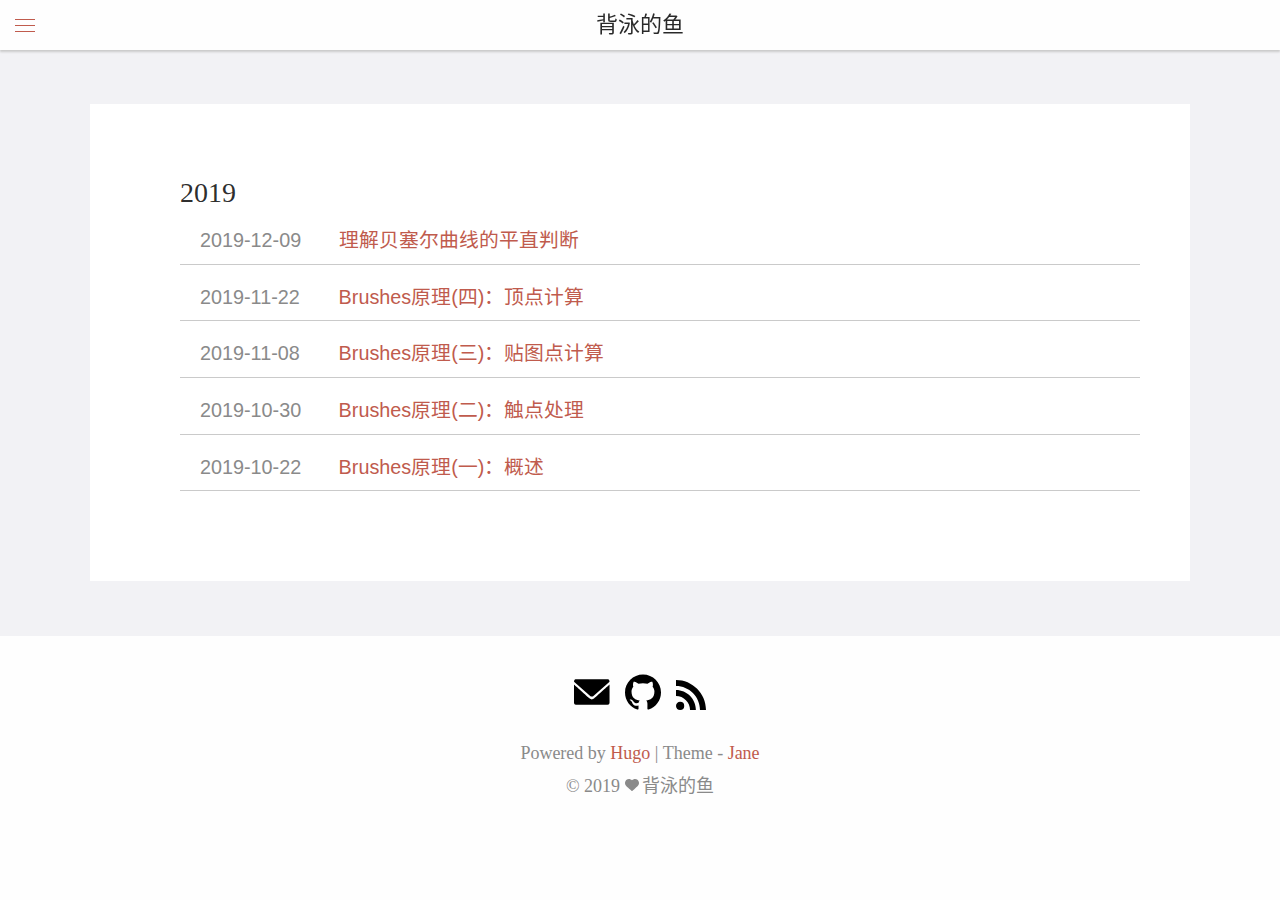
<file: post/index.html>
<!DOCTYPE html>
<html lang="zh-cn" itemscope itemtype="http://schema.org/WebPage">
<head>
  <meta charset="utf-8">
  <meta http-equiv="X-UA-Compatible" content="IE=edge">
  <title>归档 - 背泳的鱼</title>
  

<meta name="renderer" content="webkit" />
<meta name="viewport" content="width=device-width, initial-scale=1, maximum-scale=1"/>

<meta name="MobileOptimized" content="width"/>
<meta name="HandheldFriendly" content="true"/>


<meta name="applicable-device" content="pc,mobile">

<meta name="theme-color" content="#f8f5ec" />
<meta name="msapplication-navbutton-color" content="#f8f5ec">
<meta name="apple-mobile-web-app-capable" content="yes">
<meta name="apple-mobile-web-app-status-bar-style" content="#f8f5ec">

<meta name="mobile-web-app-capable" content="yes">

<meta name="author" content="背泳的鱼" />






<meta name="generator" content="Hugo 0.61.0" />


<link rel="canonical" href="https://fish47.github.io/post/" />
<link href="https://fish47.github.io/post/index.xml" rel="alternate" type="application/rss+xml" title="背泳的鱼" />




<link rel="icon" href="https://fish47.github.io/favicon.ico" />











<link rel="stylesheet" href="https://fish47.github.io/sass/jane.min.0c11137c603ad1664715043cf088cb01bf83a6cf177b1ed9bd3c6b4aba51fc60.css" integrity="sha256-DBETfGA60WZHFQQ88IjLAb&#43;Dps8Xex7ZvTxrSrpR/GA=" media="screen" crossorigin="anonymous">





<meta property="og:title" content="Posts" />
<meta property="og:description" content="" />
<meta property="og:type" content="website" />
<meta property="og:url" content="https://fish47.github.io/post/" />
<meta property="og:updated_time" content="2019-12-09T00:00:00+00:00" />
<meta itemprop="name" content="Posts">
<meta itemprop="description" content=""><meta name="twitter:card" content="summary"/>
<meta name="twitter:title" content="Posts"/>
<meta name="twitter:description" content=""/>

<!--[if lte IE 9]>
  <script src="https://cdnjs.cloudflare.com/ajax/libs/classlist/1.1.20170427/classList.min.js"></script>
<![endif]-->

<!--[if lt IE 9]>
  <script src="https://cdn.jsdelivr.net/npm/html5shiv@3.7.3/dist/html5shiv.min.js"></script>
  <script src="https://cdn.jsdelivr.net/npm/respond.js@1.4.2/dest/respond.min.js"></script>
<![endif]-->




</head>
<body>
  <div id="mobile-navbar" class="mobile-navbar">
  <div class="mobile-header-logo">
    <a href="https://fish47.github.io/" class="logo">背泳的鱼</a>
  </div>
  <div class="mobile-navbar-icon">
    <span></span>
    <span></span>
    <span></span>
  </div>
</div>
<nav id="mobile-menu" class="mobile-menu slideout-menu">
  <ul class="mobile-menu-list">
    <li class="mobile-menu-item">
        
          
          
            <a class="menu-item-link" href="https://fish47.github.io/">首页</a>
          
        
      </li><li class="mobile-menu-item">
        
          
          
            <a class="menu-item-link" href="https://fish47.github.io/post/">归档</a>
          
        
      </li><li class="mobile-menu-item">
        
          
          
            <a class="menu-item-link" href="https://fish47.github.io/tags/">标签</a>
          
        
      </li><li class="mobile-menu-item">
        
          
          
            <a class="menu-item-link" href="https://fish47.github.io/categories/">分类</a>
          
        
      </li><li class="mobile-menu-item">
        
          
          
            <a class="menu-item-link" href="https://fish47.github.io/about/">关于</a>
          
        
      </li>
    

    
  </ul>
</nav>


  
    






  <link rel="stylesheet" href="https://fish47.github.io/lib/photoswipe/photoswipe.min.css" />
  <link rel="stylesheet" href="https://fish47.github.io/lib/photoswipe/default-skin/default-skin.min.css" />




<div class="pswp" tabindex="-1" role="dialog" aria-hidden="true">

<div class="pswp__bg"></div>

<div class="pswp__scroll-wrap">
    
    <div class="pswp__container">
      <div class="pswp__item"></div>
      <div class="pswp__item"></div>
      <div class="pswp__item"></div>
    </div>
    
    <div class="pswp__ui pswp__ui--hidden">
    <div class="pswp__top-bar">
      
      <div class="pswp__counter"></div>
      <button class="pswp__button pswp__button--close" title="Close (Esc)"></button>
      <button class="pswp__button pswp__button--share" title="Share"></button>
      <button class="pswp__button pswp__button--fs" title="Toggle fullscreen"></button>
      <button class="pswp__button pswp__button--zoom" title="Zoom in/out"></button>
      
      
      <div class="pswp__preloader">
        <div class="pswp__preloader__icn">
          <div class="pswp__preloader__cut">
            <div class="pswp__preloader__donut"></div>
          </div>
        </div>
      </div>
    </div>
    <div class="pswp__share-modal pswp__share-modal--hidden pswp__single-tap">
      <div class="pswp__share-tooltip"></div>
    </div>
    <button class="pswp__button pswp__button--arrow--left" title="Previous (arrow left)">
    </button>
    <button class="pswp__button pswp__button--arrow--right" title="Next (arrow right)">
    </button>
    <div class="pswp__caption">
      <div class="pswp__caption__center"></div>
    </div>
    </div>
    </div>
</div>

  

  

  

  <header id="header" class="header container">
    <div class="logo-wrapper">
  <a href="https://fish47.github.io/" class="logo">
    
      背泳的鱼
    
  </a>
</div>

<nav class="site-navbar">
  <ul id="menu" class="menu">
    
    
        <li class="menu-item">
        
          
          
            <a class="menu-item-link" href="https://fish47.github.io/">首页</a>
          

        

      </li>
    
        <li class="menu-item active">
        
          
          
            <a class="menu-item-link" href="https://fish47.github.io/post/">归档</a>
          

        

      </li>
    
        <li class="menu-item">
        
          
          
            <a class="menu-item-link" href="https://fish47.github.io/tags/">标签</a>
          

        

      </li>
    
        <li class="menu-item">
        
          
          
            <a class="menu-item-link" href="https://fish47.github.io/categories/">分类</a>
          

        

      </li>
    
        <li class="menu-item">
        
          
          
            <a class="menu-item-link" href="https://fish47.github.io/about/">关于</a>
          

        

      </li>
    

    
    

    
  </ul>
</nav>

  </header>

  <div id="mobile-panel">
    <main id="main" class="main bg-llight">
      <div class="content-wrapper">
        <div id="content" class="content container">
          
<section id="archive" class="archive">
    <div class="archive-title">
      <span class="archive-post-counter">
          共计 5 篇文章
      </span>
    </div>
    
      <div class="collection-title">
        <h2 class="archive-year">2019</h2>
      </div>

    <div class="archive-post">
      <time datetime="2019-12-09" class="archive-post-time">
        2019-12-09
      </time>
      <span class="archive-post-title">
        <a href="https://fish47.github.io/post/bezier-curve-flatten-check/" class="archive-post-link">
          理解贝塞尔曲线的平直判断
        </a>
      </span>
    </div>
    

    <div class="archive-post">
      <time datetime="2019-11-22" class="archive-post-time">
        2019-11-22
      </time>
      <span class="archive-post-title">
        <a href="https://fish47.github.io/post/inside-brushes/chapter-4/" class="archive-post-link">
          Brushes原理(四)：顶点计算
        </a>
      </span>
    </div>
    

    <div class="archive-post">
      <time datetime="2019-11-08" class="archive-post-time">
        2019-11-08
      </time>
      <span class="archive-post-title">
        <a href="https://fish47.github.io/post/inside-brushes/chapter-3/" class="archive-post-link">
          Brushes原理(三)：贴图点计算
        </a>
      </span>
    </div>
    

    <div class="archive-post">
      <time datetime="2019-10-30" class="archive-post-time">
        2019-10-30
      </time>
      <span class="archive-post-title">
        <a href="https://fish47.github.io/post/inside-brushes/chapter-2/" class="archive-post-link">
          Brushes原理(二)：触点处理
        </a>
      </span>
    </div>
    

    <div class="archive-post">
      <time datetime="2019-10-22" class="archive-post-time">
        2019-10-22
      </time>
      <span class="archive-post-title">
        <a href="https://fish47.github.io/post/inside-brushes/chapter-1/" class="archive-post-link">
          Brushes原理(一)：概述
        </a>
      </span>
    </div></section>






  
  
  

  
  

  
  

  
  

  
  





        </div>
      </div>
    </main>

    <footer id="footer" class="footer">
      <div class="icon-links">
  
  
    <a href="fish47@126.com" rel="me noopener" class="iconfont"
      title="email"  target="_blank"
      >
      <svg class="icon" viewBox="0 0 1451 1024" version="1.1"
  xmlns="http://www.w3.org/2000/svg" xmlns:xlink="http://www.w3.org/1999/xlink"
  width="36" height="36">
  <path d="M664.781909 681.472759 0 97.881301C0 3.997201 71.046997 0 71.046997 0L474.477909 0 961.649408 0 1361.641813 0C1361.641813 0 1432.688811 3.997201 1432.688811 97.881301L771.345323 681.472759C771.345323 681.472759 764.482731 685.154773 753.594283 688.65053L753.594283 688.664858C741.602731 693.493018 729.424896 695.068979 718.077952 694.839748 706.731093 695.068979 694.553173 693.493018 682.561621 688.664858L682.561621 688.65053C671.644501 685.140446 664.781909 681.472759 664.781909 681.472759L664.781909 681.472759ZM718.063616 811.603883C693.779541 811.016482 658.879232 802.205449 619.10784 767.734955 542.989056 701.759633 0 212.052267 0 212.052267L0 942.809523C0 942.809523 0 1024 83.726336 1024L682.532949 1024 753.579947 1024 1348.948139 1024C1432.688811 1024 1432.688811 942.809523 1432.688811 942.809523L1432.688811 212.052267C1432.688811 212.052267 893.138176 701.759633 817.019477 767.734955 777.248 802.205449 742.347691 811.03081 718.063616 811.603883L718.063616 811.603883Z"></path>
</svg>

    </a>
  
    <a href="http://github.com/fish47" rel="me noopener" class="iconfont"
      title="github"  target="_blank"
      >
      <svg class="icon" style="" viewBox="0 0 1024 1024" version="1.1"
  xmlns="http://www.w3.org/2000/svg" xmlns:xlink="http://www.w3.org/1999/xlink"
  width="36" height="36">
  <path d="M512 12.672c-282.88 0-512 229.248-512 512 0 226.261333 146.688 418.133333 350.08 485.76 25.6 4.821333 34.986667-11.008 34.986667-24.618667 0-12.16-0.426667-44.373333-0.64-87.04-142.421333 30.890667-172.458667-68.693333-172.458667-68.693333C188.672 770.986667 155.008 755.2 155.008 755.2c-46.378667-31.744 3.584-31.104 3.584-31.104 51.413333 3.584 78.421333 52.736 78.421333 52.736 45.653333 78.293333 119.850667 55.68 149.12 42.581333 4.608-33.109333 17.792-55.68 32.426667-68.48-113.706667-12.8-233.216-56.832-233.216-253.013333 0-55.893333 19.84-101.546667 52.693333-137.386667-5.76-12.928-23.04-64.981333 4.48-135.509333 0 0 42.88-13.738667 140.8 52.48 40.96-11.392 84.48-17.024 128-17.28 43.52 0.256 87.04 5.888 128 17.28 97.28-66.218667 140.16-52.48 140.16-52.48 27.52 70.528 10.24 122.581333 5.12 135.509333 32.64 35.84 52.48 81.493333 52.48 137.386667 0 196.693333-119.68 240-233.6 252.586667 17.92 15.36 34.56 46.762667 34.56 94.72 0 68.522667-0.64 123.562667-0.64 140.202666 0 13.44 8.96 29.44 35.2 24.32C877.44 942.592 1024 750.592 1024 524.672c0-282.752-229.248-512-512-512"></path>
</svg>

    </a>


<a href="https://fish47.github.io/index.xml" rel="noopener alternate" type="application/rss&#43;xml"
    class="iconfont" title="rss" target="_blank">
    <svg class="icon" viewBox="0 0 1024 1024" version="1.1"
  xmlns="http://www.w3.org/2000/svg" xmlns:xlink="http://www.w3.org/1999/xlink"
  width="30" height="30">
  <path d="M819.157333 1024C819.157333 574.592 449.408 204.8 0 204.8V0c561.706667 0 1024 462.293333 1024 1024h-204.842667zM140.416 743.04a140.8 140.8 0 0 1 140.501333 140.586667A140.928 140.928 0 0 1 140.074667 1024C62.72 1024 0 961.109333 0 883.626667s62.933333-140.544 140.416-140.586667zM678.784 1024h-199.04c0-263.210667-216.533333-479.786667-479.744-479.786667V345.173333c372.352 0 678.784 306.517333 678.784 678.826667z"></path>
</svg>

  </a>
   
</div>

<div class="copyright">
  <span class="power-by">
    Powered by <a class="hexo-link" href="https://gohugo.io">Hugo</a>
  </span>
  <span class="division">|</span>
  <span class="theme-info">
    Theme - <a class="theme-link" href="https://github.com/xianmin/hugo-theme-jane">Jane</a>
  </span>

  <span class="copyright-year">
    &copy;
    2019
    <span class="heart">
      
      <i class="iconfont">
        <svg class="icon" viewBox="0 0 1025 1024" version="1.1"
  xmlns="http://www.w3.org/2000/svg" xmlns:xlink="http://www.w3.org/1999/xlink"
  width="14" height="14">
  <path d="M1000.1 247.9c-15.5-37.3-37.6-70.6-65.7-98.9-54.4-54.8-125.8-85-201-85-85.7 0-166 39-221.4 107.4C456.6 103 376.3 64 290.6 64c-75.1 0-146.5 30.4-201.1 85.6-28.2 28.5-50.4 61.9-65.8 99.3-16 38.8-24 79.9-23.6 122.2 0.7 91.7 40.1 177.2 108.1 234.8 3.1 2.6 6 5.1 8.9 7.8 14.9 13.4 58 52.8 112.6 102.7 93.5 85.5 209.9 191.9 257.5 234.2 7 6.1 15.8 9.5 24.9 9.5 9.2 0 18.1-3.4 24.9-9.5 34.5-30.7 105.8-95.9 181.4-165 74.2-67.8 150.9-138 195.8-178.2 69.5-57.9 109.6-144.4 109.9-237.3 0.1-42.5-8-83.6-24-122.2z"
   fill="#8a8a8a"></path>
</svg>

      </i>
    </span><span class="author">
        背泳的鱼
        
      </span></span>

  
  

  
</div>

    </footer>

    <div class="back-to-top" id="back-to-top">
      <i class="iconfont">
        
        <svg class="icon" viewBox="0 0 1024 1024" version="1.1"
  xmlns="http://www.w3.org/2000/svg" xmlns:xlink="http://www.w3.org/1999/xlink"
  width="35" height="35">
  <path d="M510.866688 227.694839 95.449397 629.218702l235.761562 0-2.057869 328.796468 362.40389 0L691.55698 628.188232l241.942331-3.089361L510.866688 227.694839zM63.840492 63.962777l894.052392 0 0 131.813095L63.840492 195.775872 63.840492 63.962777 63.840492 63.962777zM63.840492 63.962777"></path>
</svg>

      </i>
    </div>
  </div>
  
<script type="text/javascript" src="https://fish47.github.io/lib/jquery/jquery-3.2.1.min.js"></script>
  <script type="text/javascript" src="https://fish47.github.io/lib/slideout/slideout-1.0.1.min.js"></script>




<script type="text/javascript" src="https://fish47.github.io/js/main.638251f4230630f0335d8c6748e53a96f94b72670920b60c09a56fdc8bece214.js" integrity="sha256-Y4JR9CMGMPAzXYxnSOU6lvlLcmcJILYMCaVv3Ivs4hQ=" crossorigin="anonymous"></script>












  
    <script type="text/javascript" src="https://fish47.github.io/js/load-photoswipe.js"></script>
    <script type="text/javascript" src="https://fish47.github.io/lib/photoswipe/photoswipe.min.js"></script>
    <script type="text/javascript" src="https://fish47.github.io/lib/photoswipe/photoswipe-ui-default.min.js"></script>
  















</body>
</html>
</file>
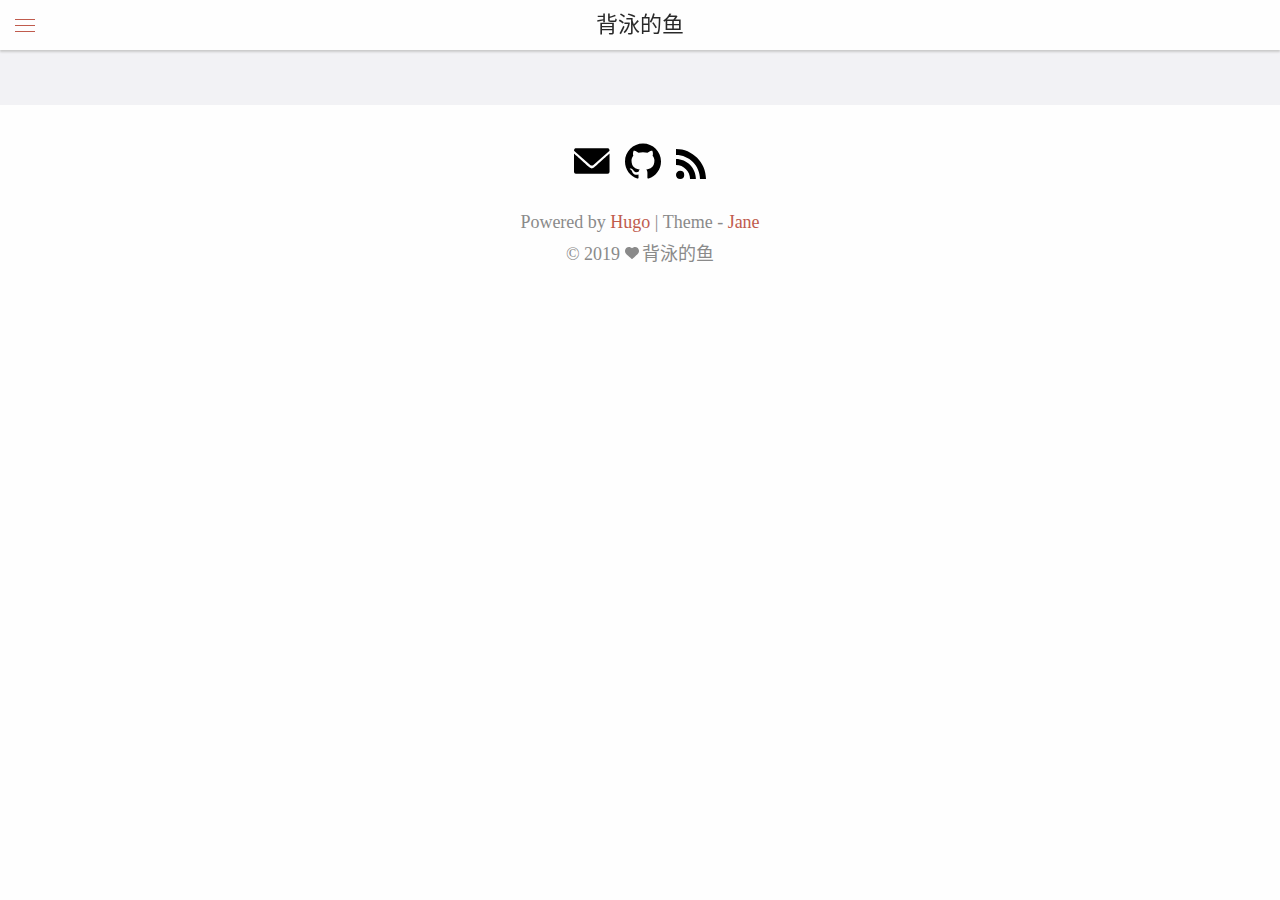
<file: tags/index.html>
<!DOCTYPE html>
<html lang="zh-cn" itemscope itemtype="http://schema.org/WebPage">
<head>
  <meta charset="utf-8">
  <meta http-equiv="X-UA-Compatible" content="IE=edge">
  <title>标签 - 背泳的鱼</title>
  

<meta name="renderer" content="webkit" />
<meta name="viewport" content="width=device-width, initial-scale=1, maximum-scale=1"/>

<meta name="MobileOptimized" content="width"/>
<meta name="HandheldFriendly" content="true"/>


<meta name="applicable-device" content="pc,mobile">

<meta name="theme-color" content="#f8f5ec" />
<meta name="msapplication-navbutton-color" content="#f8f5ec">
<meta name="apple-mobile-web-app-capable" content="yes">
<meta name="apple-mobile-web-app-status-bar-style" content="#f8f5ec">

<meta name="mobile-web-app-capable" content="yes">

<meta name="author" content="背泳的鱼" />






<meta name="generator" content="Hugo 0.61.0" />


<link rel="canonical" href="https://fish47.github.io/tags/" />
<link href="https://fish47.github.io/tags/index.xml" rel="alternate" type="application/rss+xml" title="背泳的鱼" />




<link rel="icon" href="https://fish47.github.io/favicon.ico" />











<link rel="stylesheet" href="https://fish47.github.io/sass/jane.min.0c11137c603ad1664715043cf088cb01bf83a6cf177b1ed9bd3c6b4aba51fc60.css" integrity="sha256-DBETfGA60WZHFQQ88IjLAb&#43;Dps8Xex7ZvTxrSrpR/GA=" media="screen" crossorigin="anonymous">





<meta property="og:title" content="Tags" />
<meta property="og:description" content="" />
<meta property="og:type" content="website" />
<meta property="og:url" content="https://fish47.github.io/tags/" />

<meta itemprop="name" content="Tags">
<meta itemprop="description" content=""><meta name="twitter:card" content="summary"/>
<meta name="twitter:title" content="Tags"/>
<meta name="twitter:description" content=""/>

<!--[if lte IE 9]>
  <script src="https://cdnjs.cloudflare.com/ajax/libs/classlist/1.1.20170427/classList.min.js"></script>
<![endif]-->

<!--[if lt IE 9]>
  <script src="https://cdn.jsdelivr.net/npm/html5shiv@3.7.3/dist/html5shiv.min.js"></script>
  <script src="https://cdn.jsdelivr.net/npm/respond.js@1.4.2/dest/respond.min.js"></script>
<![endif]-->




</head>
<body>
  <div id="mobile-navbar" class="mobile-navbar">
  <div class="mobile-header-logo">
    <a href="https://fish47.github.io/" class="logo">背泳的鱼</a>
  </div>
  <div class="mobile-navbar-icon">
    <span></span>
    <span></span>
    <span></span>
  </div>
</div>
<nav id="mobile-menu" class="mobile-menu slideout-menu">
  <ul class="mobile-menu-list">
    <li class="mobile-menu-item">
        
          
          
            <a class="menu-item-link" href="https://fish47.github.io/">首页</a>
          
        
      </li><li class="mobile-menu-item">
        
          
          
            <a class="menu-item-link" href="https://fish47.github.io/post/">归档</a>
          
        
      </li><li class="mobile-menu-item">
        
          
          
            <a class="menu-item-link" href="https://fish47.github.io/tags/">标签</a>
          
        
      </li><li class="mobile-menu-item">
        
          
          
            <a class="menu-item-link" href="https://fish47.github.io/categories/">分类</a>
          
        
      </li><li class="mobile-menu-item">
        
          
          
            <a class="menu-item-link" href="https://fish47.github.io/about/">关于</a>
          
        
      </li>
    

    
  </ul>
</nav>


  
    






  <link rel="stylesheet" href="https://fish47.github.io/lib/photoswipe/photoswipe.min.css" />
  <link rel="stylesheet" href="https://fish47.github.io/lib/photoswipe/default-skin/default-skin.min.css" />




<div class="pswp" tabindex="-1" role="dialog" aria-hidden="true">

<div class="pswp__bg"></div>

<div class="pswp__scroll-wrap">
    
    <div class="pswp__container">
      <div class="pswp__item"></div>
      <div class="pswp__item"></div>
      <div class="pswp__item"></div>
    </div>
    
    <div class="pswp__ui pswp__ui--hidden">
    <div class="pswp__top-bar">
      
      <div class="pswp__counter"></div>
      <button class="pswp__button pswp__button--close" title="Close (Esc)"></button>
      <button class="pswp__button pswp__button--share" title="Share"></button>
      <button class="pswp__button pswp__button--fs" title="Toggle fullscreen"></button>
      <button class="pswp__button pswp__button--zoom" title="Zoom in/out"></button>
      
      
      <div class="pswp__preloader">
        <div class="pswp__preloader__icn">
          <div class="pswp__preloader__cut">
            <div class="pswp__preloader__donut"></div>
          </div>
        </div>
      </div>
    </div>
    <div class="pswp__share-modal pswp__share-modal--hidden pswp__single-tap">
      <div class="pswp__share-tooltip"></div>
    </div>
    <button class="pswp__button pswp__button--arrow--left" title="Previous (arrow left)">
    </button>
    <button class="pswp__button pswp__button--arrow--right" title="Next (arrow right)">
    </button>
    <div class="pswp__caption">
      <div class="pswp__caption__center"></div>
    </div>
    </div>
    </div>
</div>

  

  

  

  <header id="header" class="header container">
    <div class="logo-wrapper">
  <a href="https://fish47.github.io/" class="logo">
    
      背泳的鱼
    
  </a>
</div>

<nav class="site-navbar">
  <ul id="menu" class="menu">
    
    
        <li class="menu-item">
        
          
          
            <a class="menu-item-link" href="https://fish47.github.io/">首页</a>
          

        

      </li>
    
        <li class="menu-item">
        
          
          
            <a class="menu-item-link" href="https://fish47.github.io/post/">归档</a>
          

        

      </li>
    
        <li class="menu-item active">
        
          
          
            <a class="menu-item-link" href="https://fish47.github.io/tags/">标签</a>
          

        

      </li>
    
        <li class="menu-item">
        
          
          
            <a class="menu-item-link" href="https://fish47.github.io/categories/">分类</a>
          

        

      </li>
    
        <li class="menu-item">
        
          
          
            <a class="menu-item-link" href="https://fish47.github.io/about/">关于</a>
          

        

      </li>
    

    
    

    
  </ul>
</nav>

  </header>

  <div id="mobile-panel">
    <main id="main" class="main bg-llight">
      <div class="content-wrapper">
        <div id="content" class="content container">
          
  
  
  
  

  
  


        </div>
      </div>
    </main>

    <footer id="footer" class="footer">
      <div class="icon-links">
  
  
    <a href="fish47@126.com" rel="me noopener" class="iconfont"
      title="email"  target="_blank"
      >
      <svg class="icon" viewBox="0 0 1451 1024" version="1.1"
  xmlns="http://www.w3.org/2000/svg" xmlns:xlink="http://www.w3.org/1999/xlink"
  width="36" height="36">
  <path d="M664.781909 681.472759 0 97.881301C0 3.997201 71.046997 0 71.046997 0L474.477909 0 961.649408 0 1361.641813 0C1361.641813 0 1432.688811 3.997201 1432.688811 97.881301L771.345323 681.472759C771.345323 681.472759 764.482731 685.154773 753.594283 688.65053L753.594283 688.664858C741.602731 693.493018 729.424896 695.068979 718.077952 694.839748 706.731093 695.068979 694.553173 693.493018 682.561621 688.664858L682.561621 688.65053C671.644501 685.140446 664.781909 681.472759 664.781909 681.472759L664.781909 681.472759ZM718.063616 811.603883C693.779541 811.016482 658.879232 802.205449 619.10784 767.734955 542.989056 701.759633 0 212.052267 0 212.052267L0 942.809523C0 942.809523 0 1024 83.726336 1024L682.532949 1024 753.579947 1024 1348.948139 1024C1432.688811 1024 1432.688811 942.809523 1432.688811 942.809523L1432.688811 212.052267C1432.688811 212.052267 893.138176 701.759633 817.019477 767.734955 777.248 802.205449 742.347691 811.03081 718.063616 811.603883L718.063616 811.603883Z"></path>
</svg>

    </a>
  
    <a href="http://github.com/fish47" rel="me noopener" class="iconfont"
      title="github"  target="_blank"
      >
      <svg class="icon" style="" viewBox="0 0 1024 1024" version="1.1"
  xmlns="http://www.w3.org/2000/svg" xmlns:xlink="http://www.w3.org/1999/xlink"
  width="36" height="36">
  <path d="M512 12.672c-282.88 0-512 229.248-512 512 0 226.261333 146.688 418.133333 350.08 485.76 25.6 4.821333 34.986667-11.008 34.986667-24.618667 0-12.16-0.426667-44.373333-0.64-87.04-142.421333 30.890667-172.458667-68.693333-172.458667-68.693333C188.672 770.986667 155.008 755.2 155.008 755.2c-46.378667-31.744 3.584-31.104 3.584-31.104 51.413333 3.584 78.421333 52.736 78.421333 52.736 45.653333 78.293333 119.850667 55.68 149.12 42.581333 4.608-33.109333 17.792-55.68 32.426667-68.48-113.706667-12.8-233.216-56.832-233.216-253.013333 0-55.893333 19.84-101.546667 52.693333-137.386667-5.76-12.928-23.04-64.981333 4.48-135.509333 0 0 42.88-13.738667 140.8 52.48 40.96-11.392 84.48-17.024 128-17.28 43.52 0.256 87.04 5.888 128 17.28 97.28-66.218667 140.16-52.48 140.16-52.48 27.52 70.528 10.24 122.581333 5.12 135.509333 32.64 35.84 52.48 81.493333 52.48 137.386667 0 196.693333-119.68 240-233.6 252.586667 17.92 15.36 34.56 46.762667 34.56 94.72 0 68.522667-0.64 123.562667-0.64 140.202666 0 13.44 8.96 29.44 35.2 24.32C877.44 942.592 1024 750.592 1024 524.672c0-282.752-229.248-512-512-512"></path>
</svg>

    </a>


<a href="https://fish47.github.io/index.xml" rel="noopener alternate" type="application/rss&#43;xml"
    class="iconfont" title="rss" target="_blank">
    <svg class="icon" viewBox="0 0 1024 1024" version="1.1"
  xmlns="http://www.w3.org/2000/svg" xmlns:xlink="http://www.w3.org/1999/xlink"
  width="30" height="30">
  <path d="M819.157333 1024C819.157333 574.592 449.408 204.8 0 204.8V0c561.706667 0 1024 462.293333 1024 1024h-204.842667zM140.416 743.04a140.8 140.8 0 0 1 140.501333 140.586667A140.928 140.928 0 0 1 140.074667 1024C62.72 1024 0 961.109333 0 883.626667s62.933333-140.544 140.416-140.586667zM678.784 1024h-199.04c0-263.210667-216.533333-479.786667-479.744-479.786667V345.173333c372.352 0 678.784 306.517333 678.784 678.826667z"></path>
</svg>

  </a>
   
</div>

<div class="copyright">
  <span class="power-by">
    Powered by <a class="hexo-link" href="https://gohugo.io">Hugo</a>
  </span>
  <span class="division">|</span>
  <span class="theme-info">
    Theme - <a class="theme-link" href="https://github.com/xianmin/hugo-theme-jane">Jane</a>
  </span>

  <span class="copyright-year">
    &copy;
    2019
    <span class="heart">
      
      <i class="iconfont">
        <svg class="icon" viewBox="0 0 1025 1024" version="1.1"
  xmlns="http://www.w3.org/2000/svg" xmlns:xlink="http://www.w3.org/1999/xlink"
  width="14" height="14">
  <path d="M1000.1 247.9c-15.5-37.3-37.6-70.6-65.7-98.9-54.4-54.8-125.8-85-201-85-85.7 0-166 39-221.4 107.4C456.6 103 376.3 64 290.6 64c-75.1 0-146.5 30.4-201.1 85.6-28.2 28.5-50.4 61.9-65.8 99.3-16 38.8-24 79.9-23.6 122.2 0.7 91.7 40.1 177.2 108.1 234.8 3.1 2.6 6 5.1 8.9 7.8 14.9 13.4 58 52.8 112.6 102.7 93.5 85.5 209.9 191.9 257.5 234.2 7 6.1 15.8 9.5 24.9 9.5 9.2 0 18.1-3.4 24.9-9.5 34.5-30.7 105.8-95.9 181.4-165 74.2-67.8 150.9-138 195.8-178.2 69.5-57.9 109.6-144.4 109.9-237.3 0.1-42.5-8-83.6-24-122.2z"
   fill="#8a8a8a"></path>
</svg>

      </i>
    </span><span class="author">
        背泳的鱼
        
      </span></span>

  
  

  
</div>

    </footer>

    <div class="back-to-top" id="back-to-top">
      <i class="iconfont">
        
        <svg class="icon" viewBox="0 0 1024 1024" version="1.1"
  xmlns="http://www.w3.org/2000/svg" xmlns:xlink="http://www.w3.org/1999/xlink"
  width="35" height="35">
  <path d="M510.866688 227.694839 95.449397 629.218702l235.761562 0-2.057869 328.796468 362.40389 0L691.55698 628.188232l241.942331-3.089361L510.866688 227.694839zM63.840492 63.962777l894.052392 0 0 131.813095L63.840492 195.775872 63.840492 63.962777 63.840492 63.962777zM63.840492 63.962777"></path>
</svg>

      </i>
    </div>
  </div>
  
<script type="text/javascript" src="https://fish47.github.io/lib/jquery/jquery-3.2.1.min.js"></script>
  <script type="text/javascript" src="https://fish47.github.io/lib/slideout/slideout-1.0.1.min.js"></script>




<script type="text/javascript" src="https://fish47.github.io/js/main.638251f4230630f0335d8c6748e53a96f94b72670920b60c09a56fdc8bece214.js" integrity="sha256-Y4JR9CMGMPAzXYxnSOU6lvlLcmcJILYMCaVv3Ivs4hQ=" crossorigin="anonymous"></script>












  
    <script type="text/javascript" src="https://fish47.github.io/js/load-photoswipe.js"></script>
    <script type="text/javascript" src="https://fish47.github.io/lib/photoswipe/photoswipe.min.js"></script>
    <script type="text/javascript" src="https://fish47.github.io/lib/photoswipe/photoswipe-ui-default.min.js"></script>
  















</body>
</html>
</file>
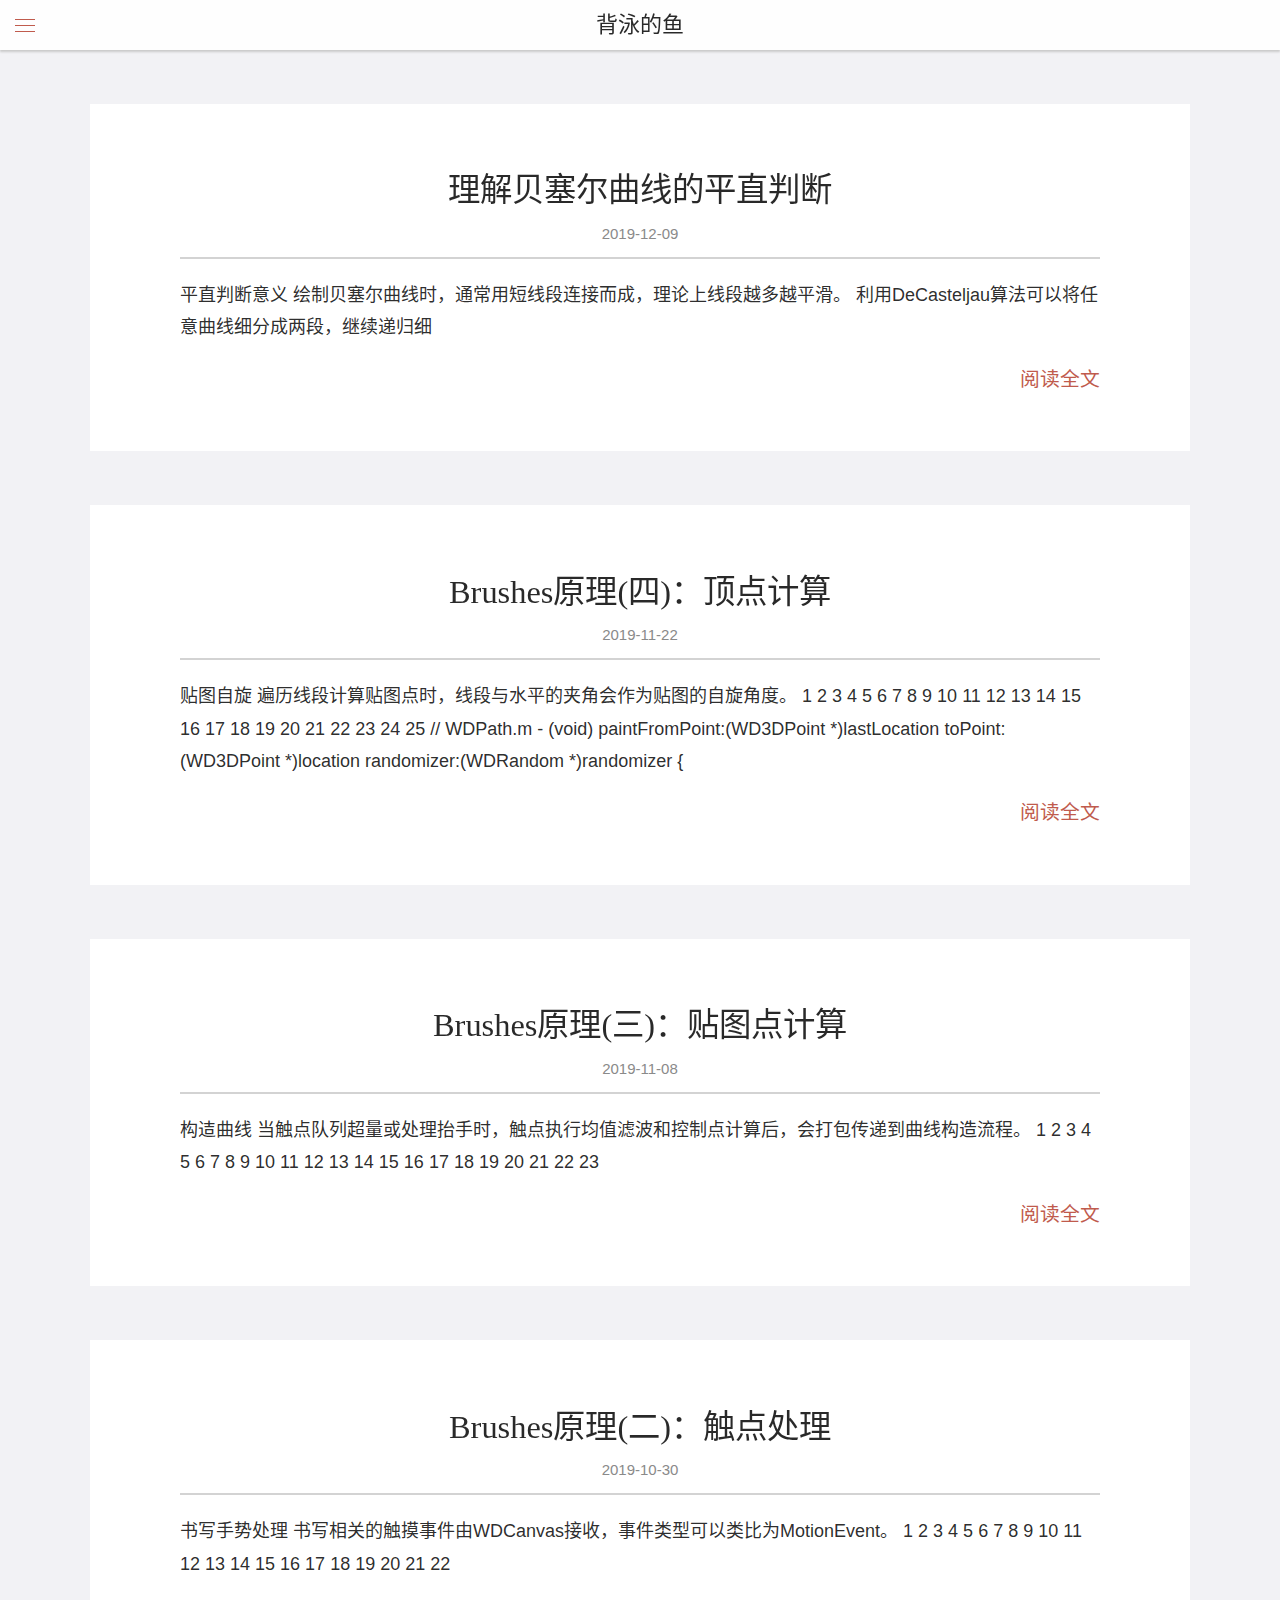
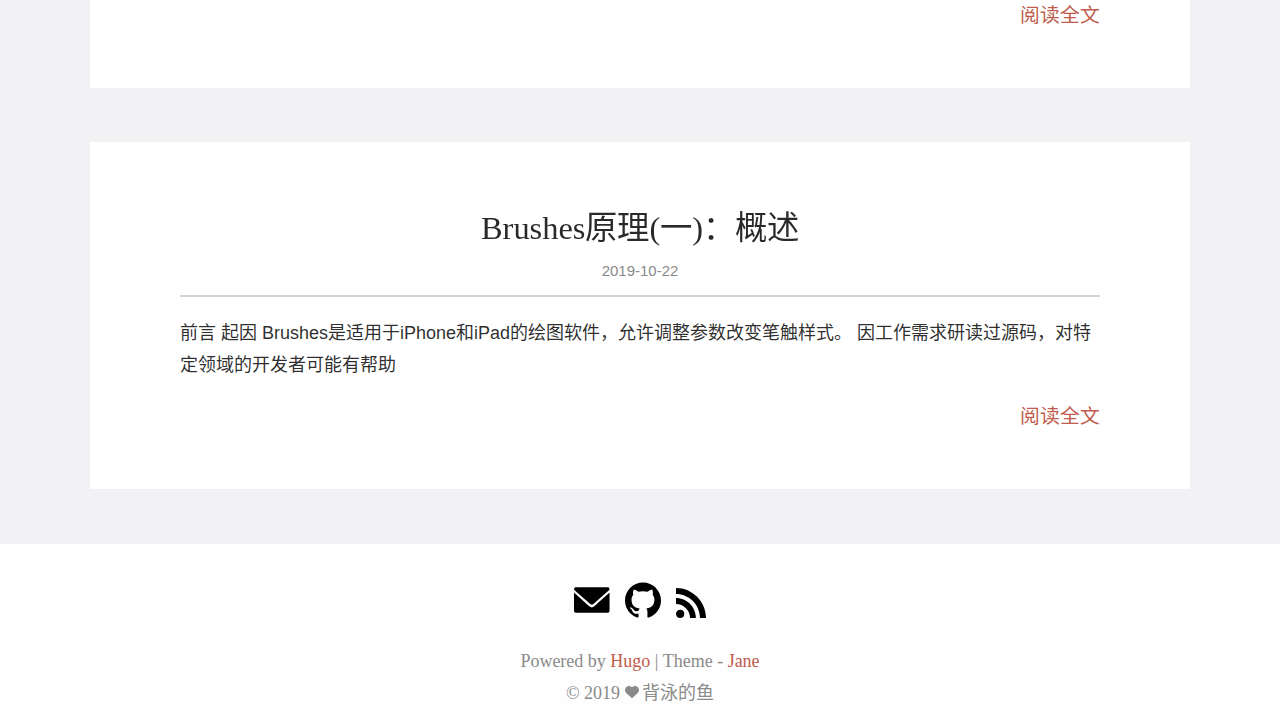
<file: page/1/index.html>
<!DOCTYPE html><html><head><title>https://fish47.github.io/</title><link rel="canonical" href="https://fish47.github.io/"/><meta name="robots" content="noindex"><meta charset="utf-8" /><meta http-equiv="refresh" content="0; url=https://fish47.github.io/" /></head></html>
</file>
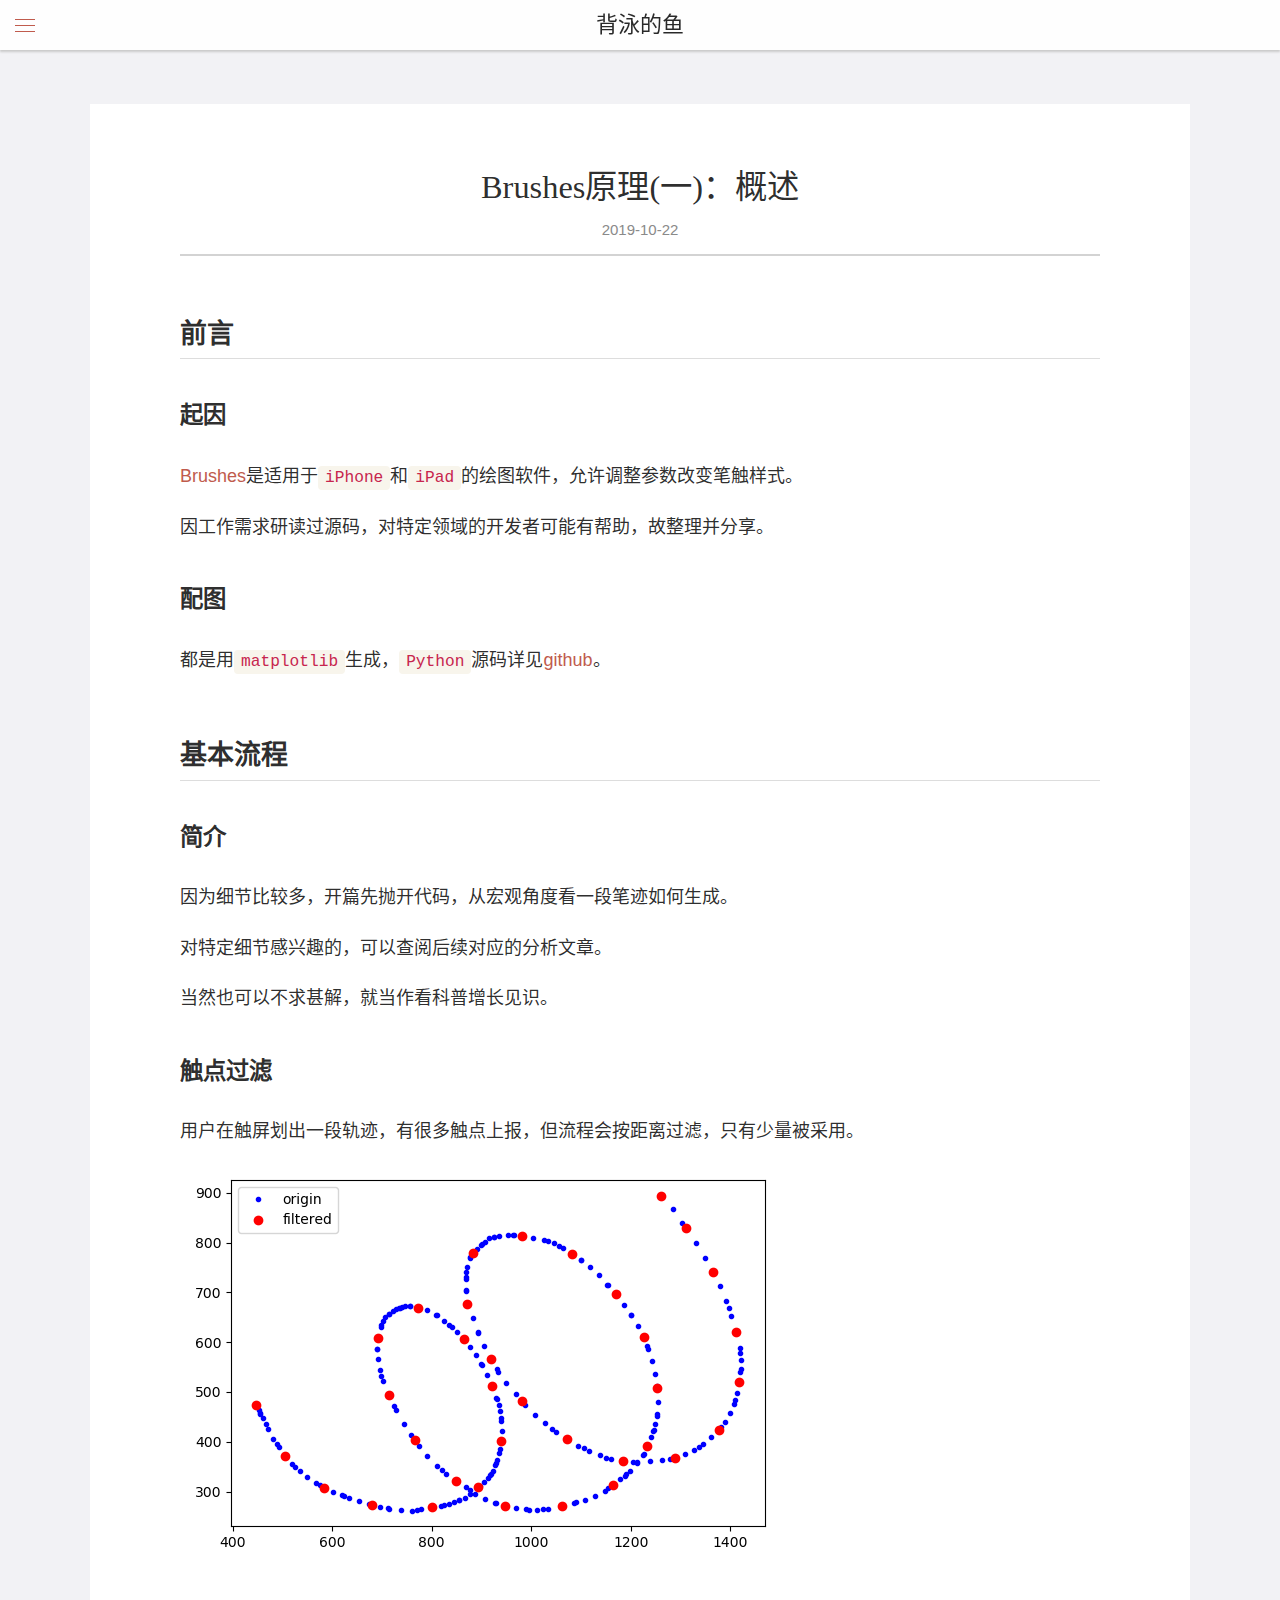
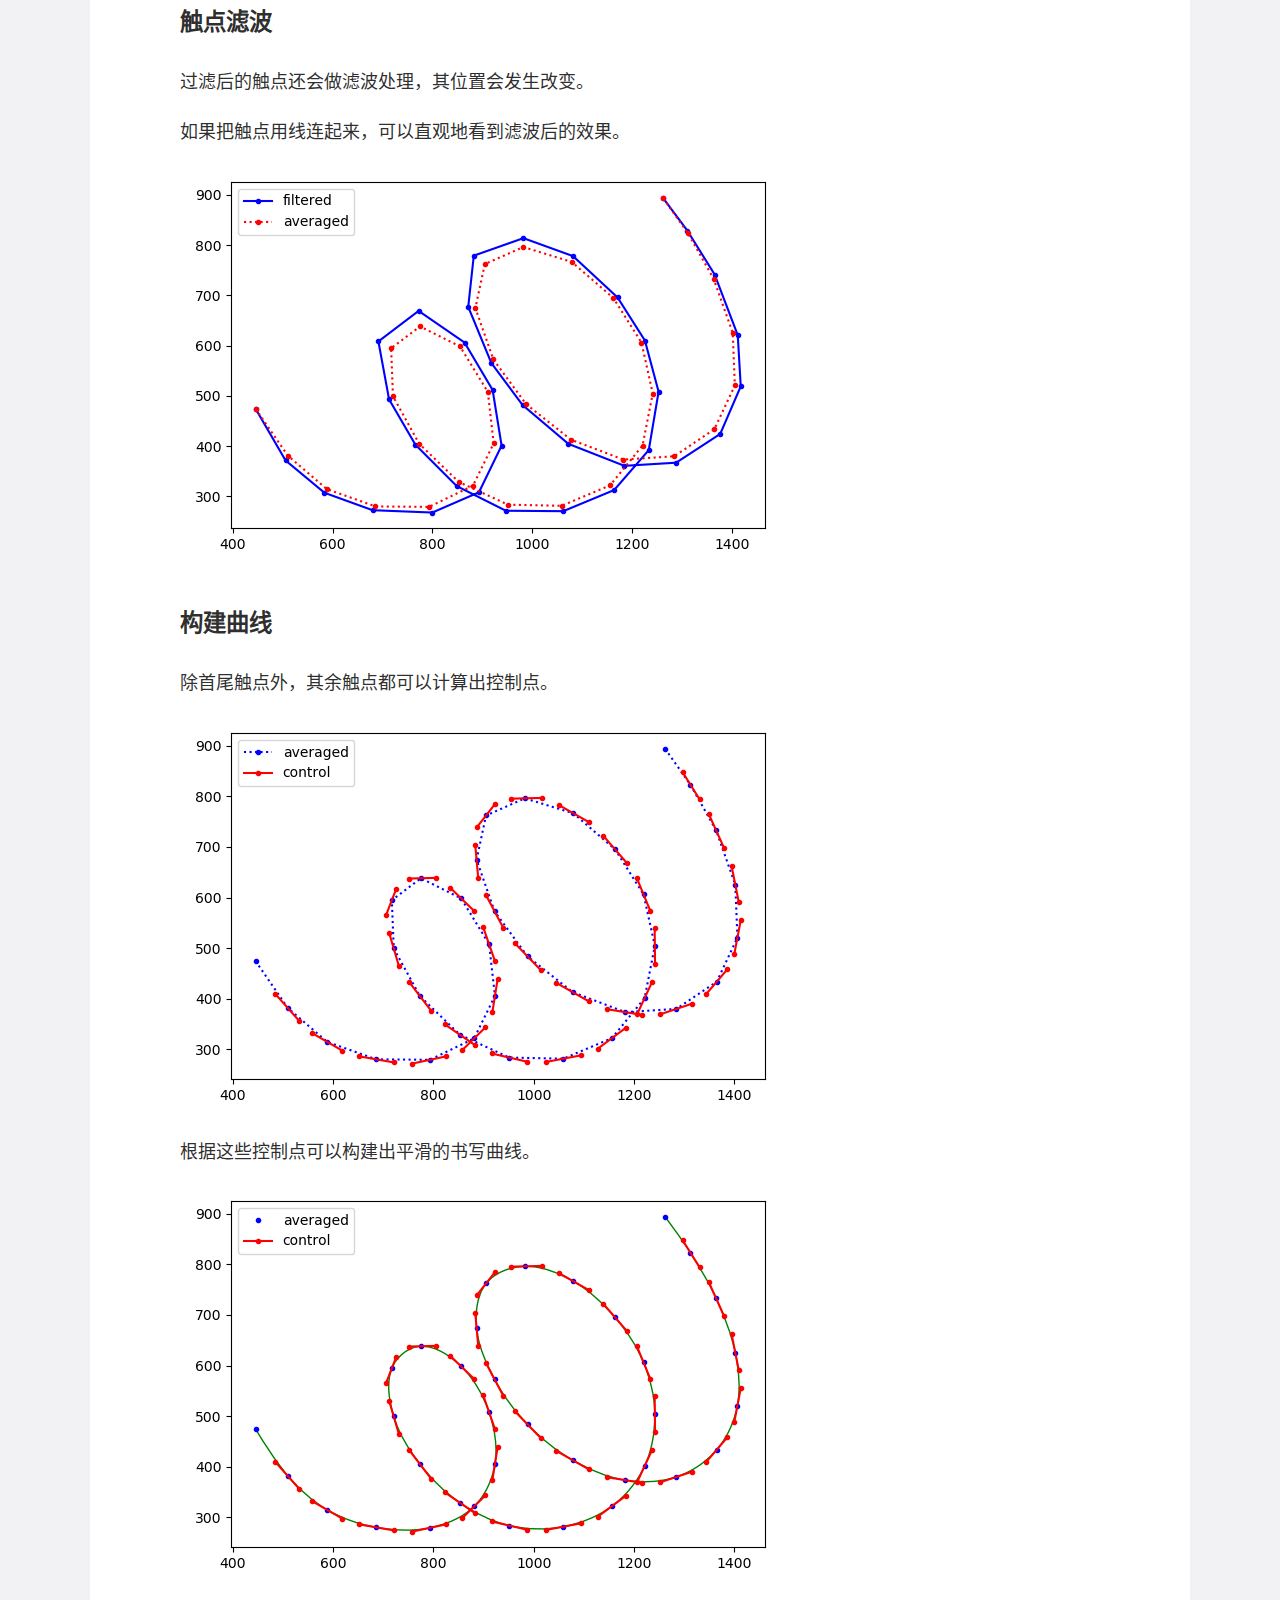
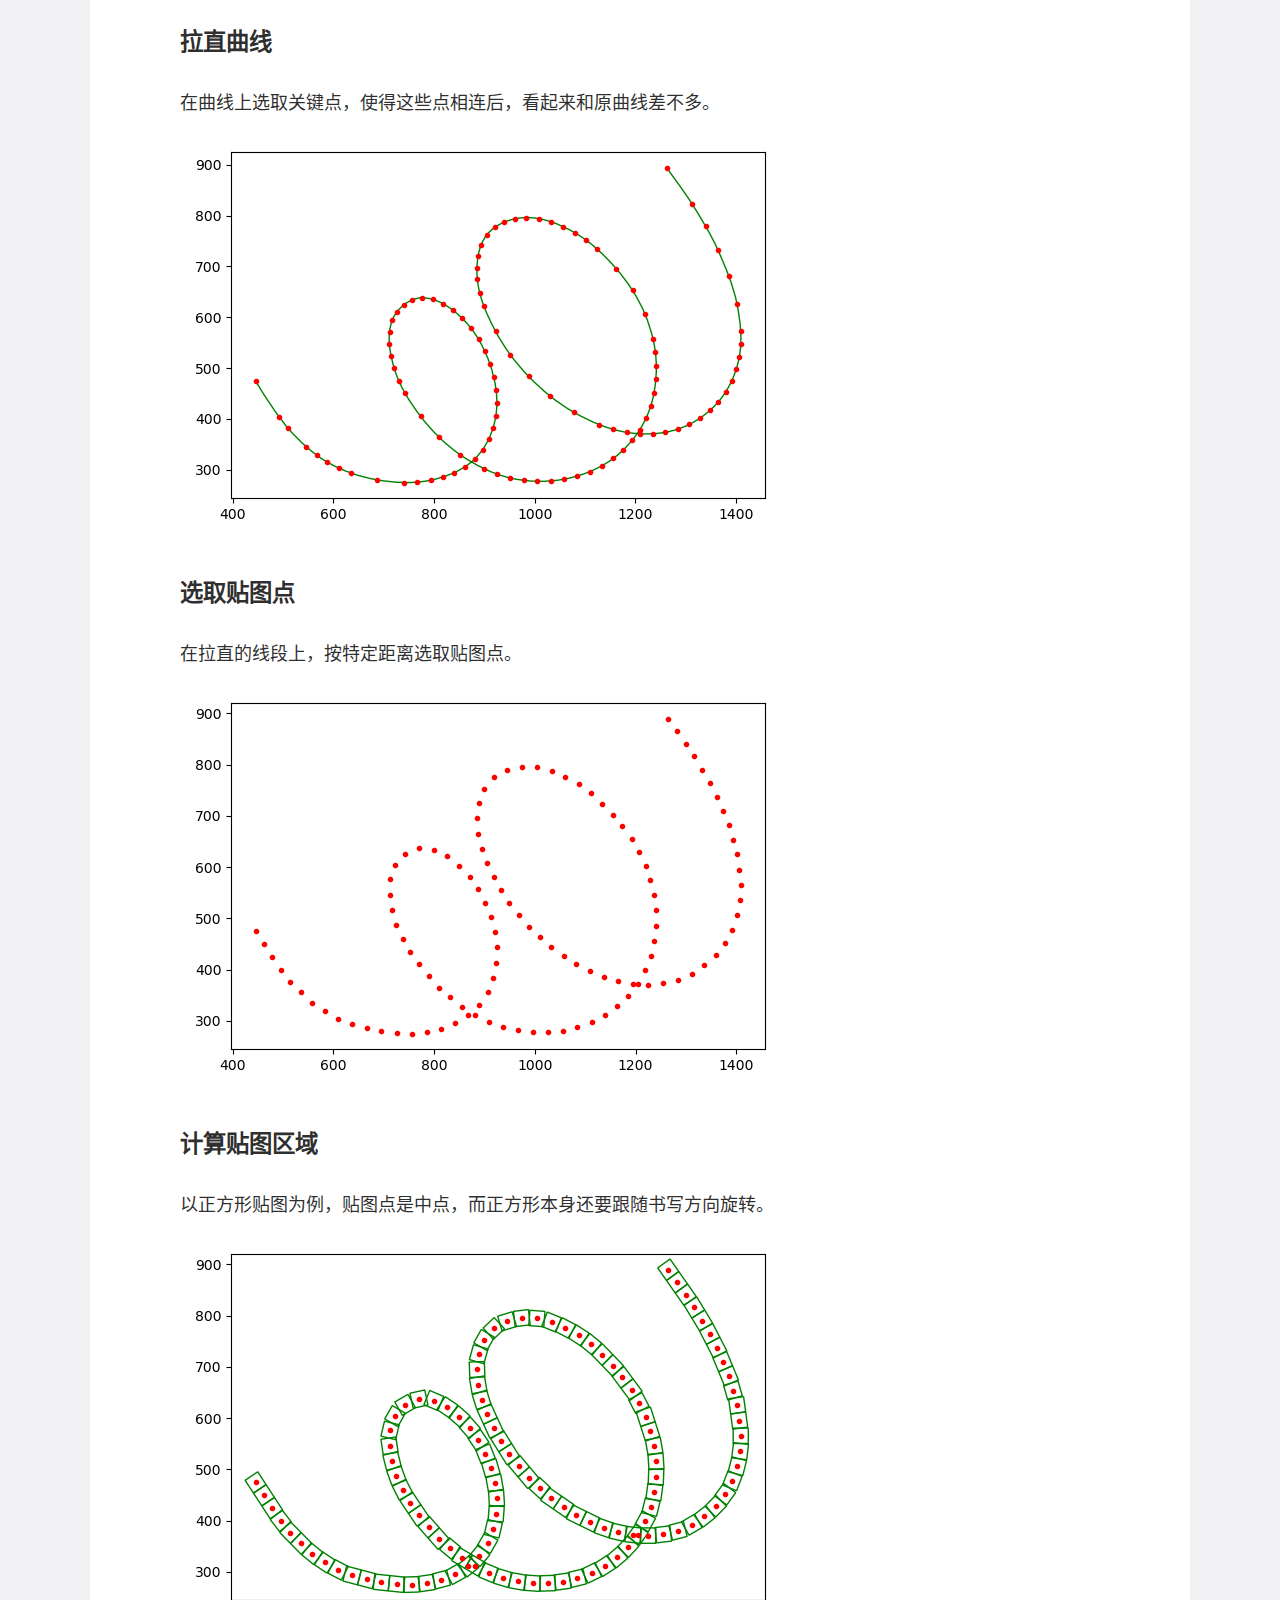
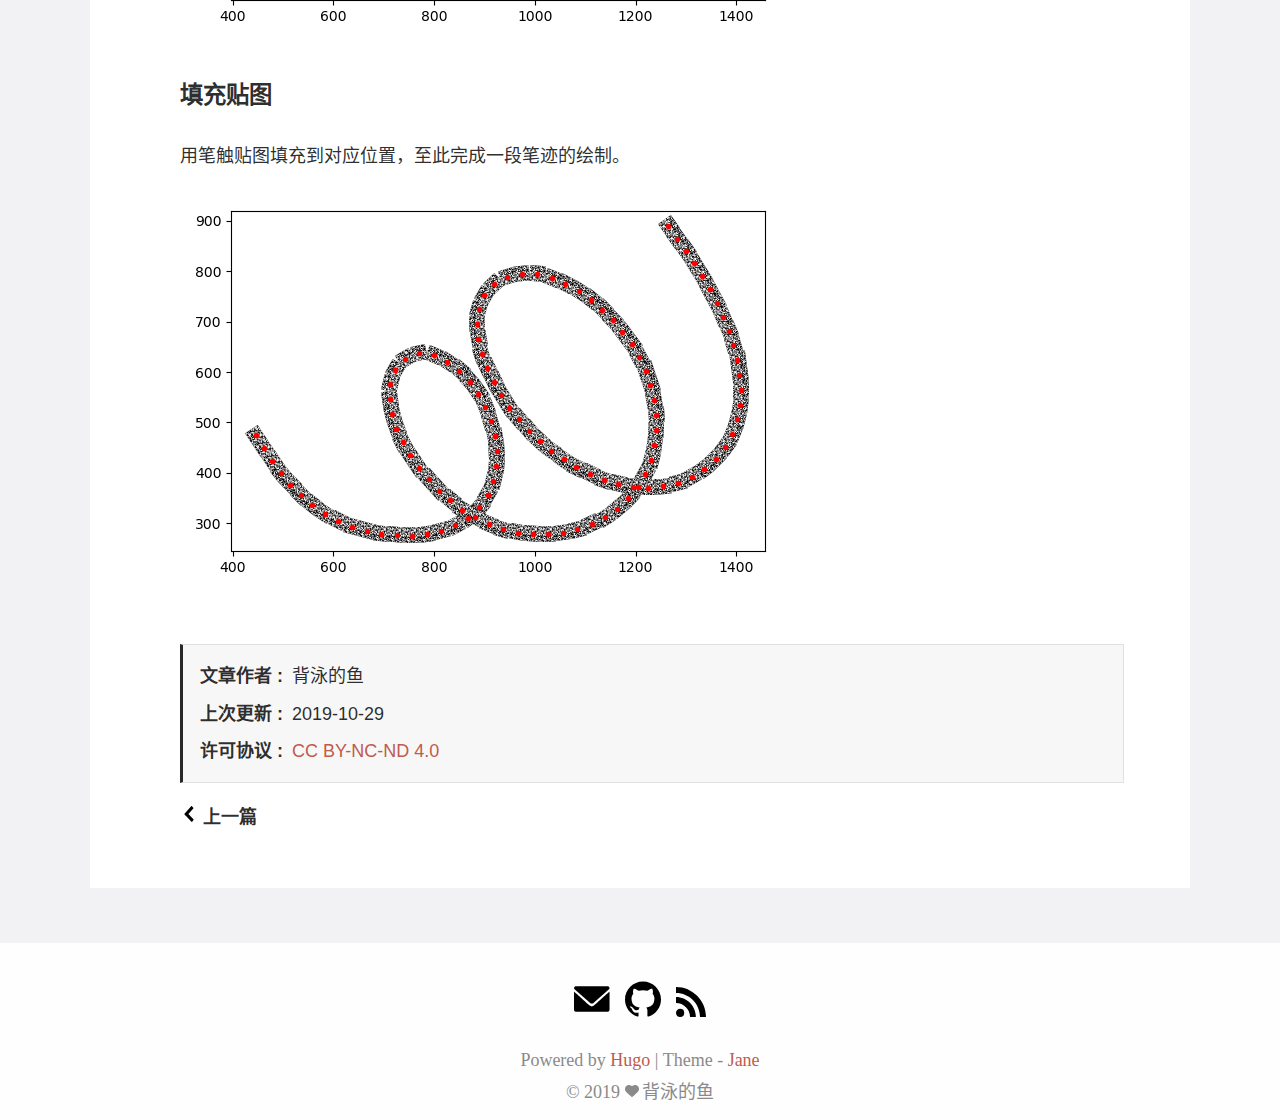
<file: post/inside-brushes/chapter-1/index.html>
<!DOCTYPE html>
<html lang="zh-cn" itemscope itemtype="http://schema.org/WebPage">
<head>
  <meta charset="utf-8">
  <meta http-equiv="X-UA-Compatible" content="IE=edge">
  <title>Brushes原理(一)：概述 - 背泳的鱼</title>
  

<meta name="renderer" content="webkit" />
<meta name="viewport" content="width=device-width, initial-scale=1, maximum-scale=1"/>

<meta name="MobileOptimized" content="width"/>
<meta name="HandheldFriendly" content="true"/>


<meta name="applicable-device" content="pc,mobile">

<meta name="theme-color" content="#f8f5ec" />
<meta name="msapplication-navbutton-color" content="#f8f5ec">
<meta name="apple-mobile-web-app-capable" content="yes">
<meta name="apple-mobile-web-app-status-bar-style" content="#f8f5ec">

<meta name="mobile-web-app-capable" content="yes">

<meta name="author" content="背泳的鱼" />
  <meta name="description" content="前言 起因 Brushes是适用于iPhone和iPad的绘图软件，允许调整参数改变笔触样式。 因工作需求研读过源码，对特定领域的开发者可能有帮助" />







<meta name="generator" content="Hugo 0.61.0" />


<link rel="canonical" href="https://fish47.github.io/post/inside-brushes/chapter-1/" />





<link rel="icon" href="https://fish47.github.io/favicon.ico" />











<link rel="stylesheet" href="https://fish47.github.io/sass/jane.min.0c11137c603ad1664715043cf088cb01bf83a6cf177b1ed9bd3c6b4aba51fc60.css" integrity="sha256-DBETfGA60WZHFQQ88IjLAb&#43;Dps8Xex7ZvTxrSrpR/GA=" media="screen" crossorigin="anonymous">





<meta property="og:title" content="Brushes原理(一)：概述" />
<meta property="og:description" content="前言 起因 Brushes是适用于iPhone和iPad的绘图软件，允许调整参数改变笔触样式。 因工作需求研读过源码，对特定领域的开发者可能有帮助" />
<meta property="og:type" content="article" />
<meta property="og:url" content="https://fish47.github.io/post/inside-brushes/chapter-1/" />
<meta property="article:published_time" content="2019-10-22T00:00:00+00:00" />
<meta property="article:modified_time" content="2019-10-29T16:41:58+08:00" />
<meta itemprop="name" content="Brushes原理(一)：概述">
<meta itemprop="description" content="前言 起因 Brushes是适用于iPhone和iPad的绘图软件，允许调整参数改变笔触样式。 因工作需求研读过源码，对特定领域的开发者可能有帮助">
<meta itemprop="datePublished" content="2019-10-22T00:00:00&#43;00:00" />
<meta itemprop="dateModified" content="2019-10-29T16:41:58&#43;08:00" />
<meta itemprop="wordCount" content="460">



<meta itemprop="keywords" content="" /><meta name="twitter:card" content="summary"/>
<meta name="twitter:title" content="Brushes原理(一)：概述"/>
<meta name="twitter:description" content="前言 起因 Brushes是适用于iPhone和iPad的绘图软件，允许调整参数改变笔触样式。 因工作需求研读过源码，对特定领域的开发者可能有帮助"/>

<!--[if lte IE 9]>
  <script src="https://cdnjs.cloudflare.com/ajax/libs/classlist/1.1.20170427/classList.min.js"></script>
<![endif]-->

<!--[if lt IE 9]>
  <script src="https://cdn.jsdelivr.net/npm/html5shiv@3.7.3/dist/html5shiv.min.js"></script>
  <script src="https://cdn.jsdelivr.net/npm/respond.js@1.4.2/dest/respond.min.js"></script>
<![endif]-->




</head>
<body>
  <div id="mobile-navbar" class="mobile-navbar">
  <div class="mobile-header-logo">
    <a href="https://fish47.github.io/" class="logo">背泳的鱼</a>
  </div>
  <div class="mobile-navbar-icon">
    <span></span>
    <span></span>
    <span></span>
  </div>
</div>
<nav id="mobile-menu" class="mobile-menu slideout-menu">
  <ul class="mobile-menu-list">
    <li class="mobile-menu-item">
        
          
          
            <a class="menu-item-link" href="https://fish47.github.io/">首页</a>
          
        
      </li><li class="mobile-menu-item">
        
          
          
            <a class="menu-item-link" href="https://fish47.github.io/post/">归档</a>
          
        
      </li><li class="mobile-menu-item">
        
          
          
            <a class="menu-item-link" href="https://fish47.github.io/tags/">标签</a>
          
        
      </li><li class="mobile-menu-item">
        
          
          
            <a class="menu-item-link" href="https://fish47.github.io/categories/">分类</a>
          
        
      </li><li class="mobile-menu-item">
        
          
          
            <a class="menu-item-link" href="https://fish47.github.io/about/">关于</a>
          
        
      </li>
    

    
  </ul>
</nav>


  
    






  <link rel="stylesheet" href="https://fish47.github.io/lib/photoswipe/photoswipe.min.css" />
  <link rel="stylesheet" href="https://fish47.github.io/lib/photoswipe/default-skin/default-skin.min.css" />




<div class="pswp" tabindex="-1" role="dialog" aria-hidden="true">

<div class="pswp__bg"></div>

<div class="pswp__scroll-wrap">
    
    <div class="pswp__container">
      <div class="pswp__item"></div>
      <div class="pswp__item"></div>
      <div class="pswp__item"></div>
    </div>
    
    <div class="pswp__ui pswp__ui--hidden">
    <div class="pswp__top-bar">
      
      <div class="pswp__counter"></div>
      <button class="pswp__button pswp__button--close" title="Close (Esc)"></button>
      <button class="pswp__button pswp__button--share" title="Share"></button>
      <button class="pswp__button pswp__button--fs" title="Toggle fullscreen"></button>
      <button class="pswp__button pswp__button--zoom" title="Zoom in/out"></button>
      
      
      <div class="pswp__preloader">
        <div class="pswp__preloader__icn">
          <div class="pswp__preloader__cut">
            <div class="pswp__preloader__donut"></div>
          </div>
        </div>
      </div>
    </div>
    <div class="pswp__share-modal pswp__share-modal--hidden pswp__single-tap">
      <div class="pswp__share-tooltip"></div>
    </div>
    <button class="pswp__button pswp__button--arrow--left" title="Previous (arrow left)">
    </button>
    <button class="pswp__button pswp__button--arrow--right" title="Next (arrow right)">
    </button>
    <div class="pswp__caption">
      <div class="pswp__caption__center"></div>
    </div>
    </div>
    </div>
</div>

  

  

  

  <header id="header" class="header container">
    <div class="logo-wrapper">
  <a href="https://fish47.github.io/" class="logo">
    
      背泳的鱼
    
  </a>
</div>

<nav class="site-navbar">
  <ul id="menu" class="menu">
    
    
        <li class="menu-item">
        
          
          
            <a class="menu-item-link" href="https://fish47.github.io/">首页</a>
          

        

      </li>
    
        <li class="menu-item">
        
          
          
            <a class="menu-item-link" href="https://fish47.github.io/post/">归档</a>
          

        

      </li>
    
        <li class="menu-item">
        
          
          
            <a class="menu-item-link" href="https://fish47.github.io/tags/">标签</a>
          

        

      </li>
    
        <li class="menu-item">
        
          
          
            <a class="menu-item-link" href="https://fish47.github.io/categories/">分类</a>
          

        

      </li>
    
        <li class="menu-item">
        
          
          
            <a class="menu-item-link" href="https://fish47.github.io/about/">关于</a>
          

        

      </li>
    

    
    

    
  </ul>
</nav>

  </header>

  <div id="mobile-panel">
    <main id="main" class="main bg-llight">
      <div class="content-wrapper">
        <div id="content" class="content container">
          <article class="post bg-white">
    
    <header class="post-header">
      <h1 class="post-title">Brushes原理(一)：概述</h1>
      
      <div class="post-meta">
        <time datetime="2019-10-22" class="post-time">
          2019-10-22
        </time>
        
        

        
        

        
        
      </div>
    </header>

    
    

    
    <div class="post-content">
      <h2 id="heading">前言</h2>
<h3 id="heading-1">起因</h3>
<p><a href="https://github.com/sprang/Brushes">Brushes</a>是适用于<code>iPhone</code>和<code>iPad</code>的绘图软件，允许调整参数改变笔触样式。</p>
<p>因工作需求研读过源码，对特定领域的开发者可能有帮助，故整理并分享。</p>
<h3 id="heading-2">配图</h3>
<p>都是用<code>matplotlib</code>生成，<code>Python</code>源码详见<a href="https://github.com/fish47/fish47.github.io/tree/blog/content/post/inside-brushes/py">github</a>。</p>
<h2 id="heading-3">基本流程</h2>
<h3 id="heading-4">简介</h3>
<p>因为细节比较多，开篇先抛开代码，从宏观角度看一段笔迹如何生成。</p>
<p>对特定细节感兴趣的，可以查阅后续对应的分析文章。</p>
<p>当然也可以不求甚解，就当作看科普增长见识。</p>
<h3 id="heading-5">触点过滤</h3>
<p>用户在触屏划出一段轨迹，有很多触点上报，但流程会按距离过滤，只有少量被采用。</p>
<p><img src="img/intro_filter.png" alt=""></p>
<h3 id="heading-6">触点滤波</h3>
<p>过滤后的触点还会做滤波处理，其位置会发生改变。</p>
<p>如果把触点用线连起来，可以直观地看到滤波后的效果。</p>
<p><img src="img/intro_averaged.png" alt=""></p>
<h3 id="heading-7">构建曲线</h3>
<p>除首尾触点外，其余触点都可以计算出控制点。</p>
<p><img src="img/intro_control_points.png" alt=""></p>
<p>根据这些控制点可以构建出平滑的书写曲线。</p>
<p><img src="img/intro_control_curves.png" alt=""></p>
<h3 id="heading-8">拉直曲线</h3>
<p>在曲线上选取关键点，使得这些点相连后，看起来和原曲线差不多。</p>
<p><img src="img/intro_segment_points.png" alt=""></p>
<h3 id="heading-9">选取贴图点</h3>
<p>在拉直的线段上，按特定距离选取贴图点。</p>
<p><img src="img/intro_stamp_points.png" alt=""></p>
<h3 id="heading-10">计算贴图区域</h3>
<p>以正方形贴图为例，贴图点是中点，而正方形本身还要跟随书写方向旋转。</p>
<p><img src="img/intro_stamp_rects.png" alt=""></p>
<h3 id="heading-11">填充贴图</h3>
<p>用笔触贴图填充到对应位置，至此完成一段笔迹的绘制。</p>
<p><img src="img/intro_stamp_textures.png" alt=""></p>

    </div>

    
    
<div class="post-copyright">
  <p class="copyright-item">
    <span class="item-title">文章作者</span>
    <span class="item-content">背泳的鱼</span>
  </p>
  <p class="copyright-item">
    <span class="item-title">上次更新</span>
    <span class="item-content">
      2019-10-29
      
        
        
      
    </span>
  </p>
  
  <p class="copyright-item">
    <span class="item-title">许可协议</span>
    <span class="item-content"><a rel="license noopener" href="https://creativecommons.org/licenses/by-nc-nd/4.0/" target="_blank">CC BY-NC-ND 4.0</a></span>
  </p>
</div>


    
    

    <footer class="post-footer">
      

      
      <nav class="post-nav">
        
          <a class="prev" href="https://fish47.github.io/post/inside-brushes/chapter-2/">
            
            <i class="iconfont">
              <svg  class="icon" viewBox="0 0 1024 1024" version="1.1"
  xmlns="http://www.w3.org/2000/svg" xmlns:xlink="http://www.w3.org/1999/xlink"
  width="18" height="18">
  <path d="M691.908486 949.511495l75.369571-89.491197c10.963703-12.998035 10.285251-32.864502-1.499144-44.378743L479.499795 515.267417 757.434875 204.940602c11.338233-12.190647 11.035334-32.285311-0.638543-44.850487l-80.46666-86.564541c-11.680017-12.583596-30.356378-12.893658-41.662889-0.716314L257.233596 494.235404c-11.332093 12.183484-11.041474 32.266891 0.657986 44.844348l80.46666 86.564541c1.772366 1.910513 3.706415 3.533476 5.750981 4.877077l306.620399 321.703933C662.505829 963.726242 680.945807 962.528973 691.908486 949.511495z"></path>
</svg>

            </i>
            <span class="prev-text nav-default">Brushes原理(二)：触点处理</span>
            <span class="prev-text nav-mobile">上一篇</span>
          </a>
        
      </nav>
    </footer>
  </article>

  
  

  
  

  

  
  

  

  

  

    

  

        </div>
      </div>
    </main>

    <footer id="footer" class="footer">
      <div class="icon-links">
  
  
    <a href="fish47@126.com" rel="me noopener" class="iconfont"
      title="email"  target="_blank"
      >
      <svg class="icon" viewBox="0 0 1451 1024" version="1.1"
  xmlns="http://www.w3.org/2000/svg" xmlns:xlink="http://www.w3.org/1999/xlink"
  width="36" height="36">
  <path d="M664.781909 681.472759 0 97.881301C0 3.997201 71.046997 0 71.046997 0L474.477909 0 961.649408 0 1361.641813 0C1361.641813 0 1432.688811 3.997201 1432.688811 97.881301L771.345323 681.472759C771.345323 681.472759 764.482731 685.154773 753.594283 688.65053L753.594283 688.664858C741.602731 693.493018 729.424896 695.068979 718.077952 694.839748 706.731093 695.068979 694.553173 693.493018 682.561621 688.664858L682.561621 688.65053C671.644501 685.140446 664.781909 681.472759 664.781909 681.472759L664.781909 681.472759ZM718.063616 811.603883C693.779541 811.016482 658.879232 802.205449 619.10784 767.734955 542.989056 701.759633 0 212.052267 0 212.052267L0 942.809523C0 942.809523 0 1024 83.726336 1024L682.532949 1024 753.579947 1024 1348.948139 1024C1432.688811 1024 1432.688811 942.809523 1432.688811 942.809523L1432.688811 212.052267C1432.688811 212.052267 893.138176 701.759633 817.019477 767.734955 777.248 802.205449 742.347691 811.03081 718.063616 811.603883L718.063616 811.603883Z"></path>
</svg>

    </a>
  
    <a href="http://github.com/fish47" rel="me noopener" class="iconfont"
      title="github"  target="_blank"
      >
      <svg class="icon" style="" viewBox="0 0 1024 1024" version="1.1"
  xmlns="http://www.w3.org/2000/svg" xmlns:xlink="http://www.w3.org/1999/xlink"
  width="36" height="36">
  <path d="M512 12.672c-282.88 0-512 229.248-512 512 0 226.261333 146.688 418.133333 350.08 485.76 25.6 4.821333 34.986667-11.008 34.986667-24.618667 0-12.16-0.426667-44.373333-0.64-87.04-142.421333 30.890667-172.458667-68.693333-172.458667-68.693333C188.672 770.986667 155.008 755.2 155.008 755.2c-46.378667-31.744 3.584-31.104 3.584-31.104 51.413333 3.584 78.421333 52.736 78.421333 52.736 45.653333 78.293333 119.850667 55.68 149.12 42.581333 4.608-33.109333 17.792-55.68 32.426667-68.48-113.706667-12.8-233.216-56.832-233.216-253.013333 0-55.893333 19.84-101.546667 52.693333-137.386667-5.76-12.928-23.04-64.981333 4.48-135.509333 0 0 42.88-13.738667 140.8 52.48 40.96-11.392 84.48-17.024 128-17.28 43.52 0.256 87.04 5.888 128 17.28 97.28-66.218667 140.16-52.48 140.16-52.48 27.52 70.528 10.24 122.581333 5.12 135.509333 32.64 35.84 52.48 81.493333 52.48 137.386667 0 196.693333-119.68 240-233.6 252.586667 17.92 15.36 34.56 46.762667 34.56 94.72 0 68.522667-0.64 123.562667-0.64 140.202666 0 13.44 8.96 29.44 35.2 24.32C877.44 942.592 1024 750.592 1024 524.672c0-282.752-229.248-512-512-512"></path>
</svg>

    </a>


<a href="https://fish47.github.io/index.xml" rel="noopener alternate" type="application/rss&#43;xml"
    class="iconfont" title="rss" target="_blank">
    <svg class="icon" viewBox="0 0 1024 1024" version="1.1"
  xmlns="http://www.w3.org/2000/svg" xmlns:xlink="http://www.w3.org/1999/xlink"
  width="30" height="30">
  <path d="M819.157333 1024C819.157333 574.592 449.408 204.8 0 204.8V0c561.706667 0 1024 462.293333 1024 1024h-204.842667zM140.416 743.04a140.8 140.8 0 0 1 140.501333 140.586667A140.928 140.928 0 0 1 140.074667 1024C62.72 1024 0 961.109333 0 883.626667s62.933333-140.544 140.416-140.586667zM678.784 1024h-199.04c0-263.210667-216.533333-479.786667-479.744-479.786667V345.173333c372.352 0 678.784 306.517333 678.784 678.826667z"></path>
</svg>

  </a>
   
</div>

<div class="copyright">
  <span class="power-by">
    Powered by <a class="hexo-link" href="https://gohugo.io">Hugo</a>
  </span>
  <span class="division">|</span>
  <span class="theme-info">
    Theme - <a class="theme-link" href="https://github.com/xianmin/hugo-theme-jane">Jane</a>
  </span>

  <span class="copyright-year">
    &copy;
    2019
    <span class="heart">
      
      <i class="iconfont">
        <svg class="icon" viewBox="0 0 1025 1024" version="1.1"
  xmlns="http://www.w3.org/2000/svg" xmlns:xlink="http://www.w3.org/1999/xlink"
  width="14" height="14">
  <path d="M1000.1 247.9c-15.5-37.3-37.6-70.6-65.7-98.9-54.4-54.8-125.8-85-201-85-85.7 0-166 39-221.4 107.4C456.6 103 376.3 64 290.6 64c-75.1 0-146.5 30.4-201.1 85.6-28.2 28.5-50.4 61.9-65.8 99.3-16 38.8-24 79.9-23.6 122.2 0.7 91.7 40.1 177.2 108.1 234.8 3.1 2.6 6 5.1 8.9 7.8 14.9 13.4 58 52.8 112.6 102.7 93.5 85.5 209.9 191.9 257.5 234.2 7 6.1 15.8 9.5 24.9 9.5 9.2 0 18.1-3.4 24.9-9.5 34.5-30.7 105.8-95.9 181.4-165 74.2-67.8 150.9-138 195.8-178.2 69.5-57.9 109.6-144.4 109.9-237.3 0.1-42.5-8-83.6-24-122.2z"
   fill="#8a8a8a"></path>
</svg>

      </i>
    </span><span class="author">
        背泳的鱼
        
      </span></span>

  
  

  
</div>

    </footer>

    <div class="back-to-top" id="back-to-top">
      <i class="iconfont">
        
        <svg class="icon" viewBox="0 0 1024 1024" version="1.1"
  xmlns="http://www.w3.org/2000/svg" xmlns:xlink="http://www.w3.org/1999/xlink"
  width="35" height="35">
  <path d="M510.866688 227.694839 95.449397 629.218702l235.761562 0-2.057869 328.796468 362.40389 0L691.55698 628.188232l241.942331-3.089361L510.866688 227.694839zM63.840492 63.962777l894.052392 0 0 131.813095L63.840492 195.775872 63.840492 63.962777 63.840492 63.962777zM63.840492 63.962777"></path>
</svg>

      </i>
    </div>
  </div>
  
<script type="text/javascript" src="https://fish47.github.io/lib/jquery/jquery-3.2.1.min.js"></script>
  <script type="text/javascript" src="https://fish47.github.io/lib/slideout/slideout-1.0.1.min.js"></script>




<script type="text/javascript" src="https://fish47.github.io/js/main.638251f4230630f0335d8c6748e53a96f94b72670920b60c09a56fdc8bece214.js" integrity="sha256-Y4JR9CMGMPAzXYxnSOU6lvlLcmcJILYMCaVv3Ivs4hQ=" crossorigin="anonymous"></script>












  
    <script type="text/javascript" src="https://fish47.github.io/js/load-photoswipe.js"></script>
    <script type="text/javascript" src="https://fish47.github.io/lib/photoswipe/photoswipe.min.js"></script>
    <script type="text/javascript" src="https://fish47.github.io/lib/photoswipe/photoswipe-ui-default.min.js"></script>
  















</body>
</html>
</file>
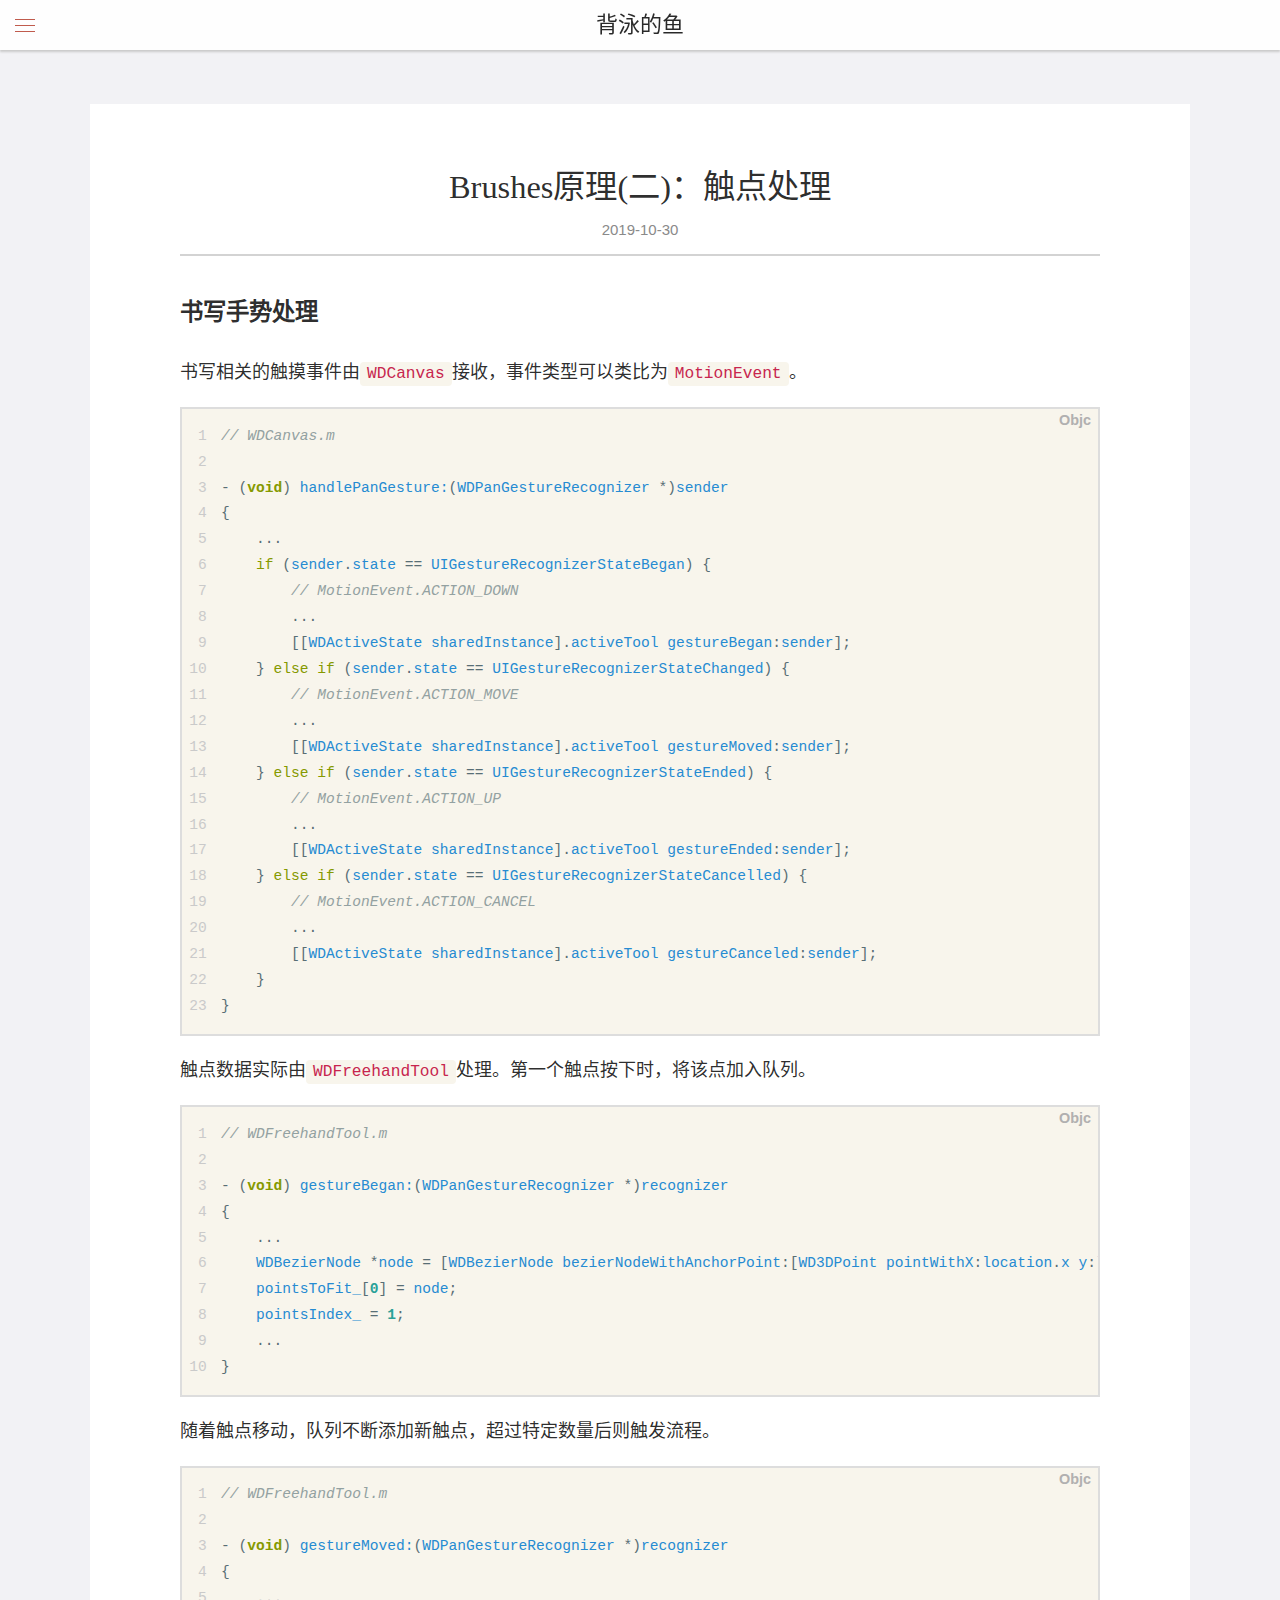
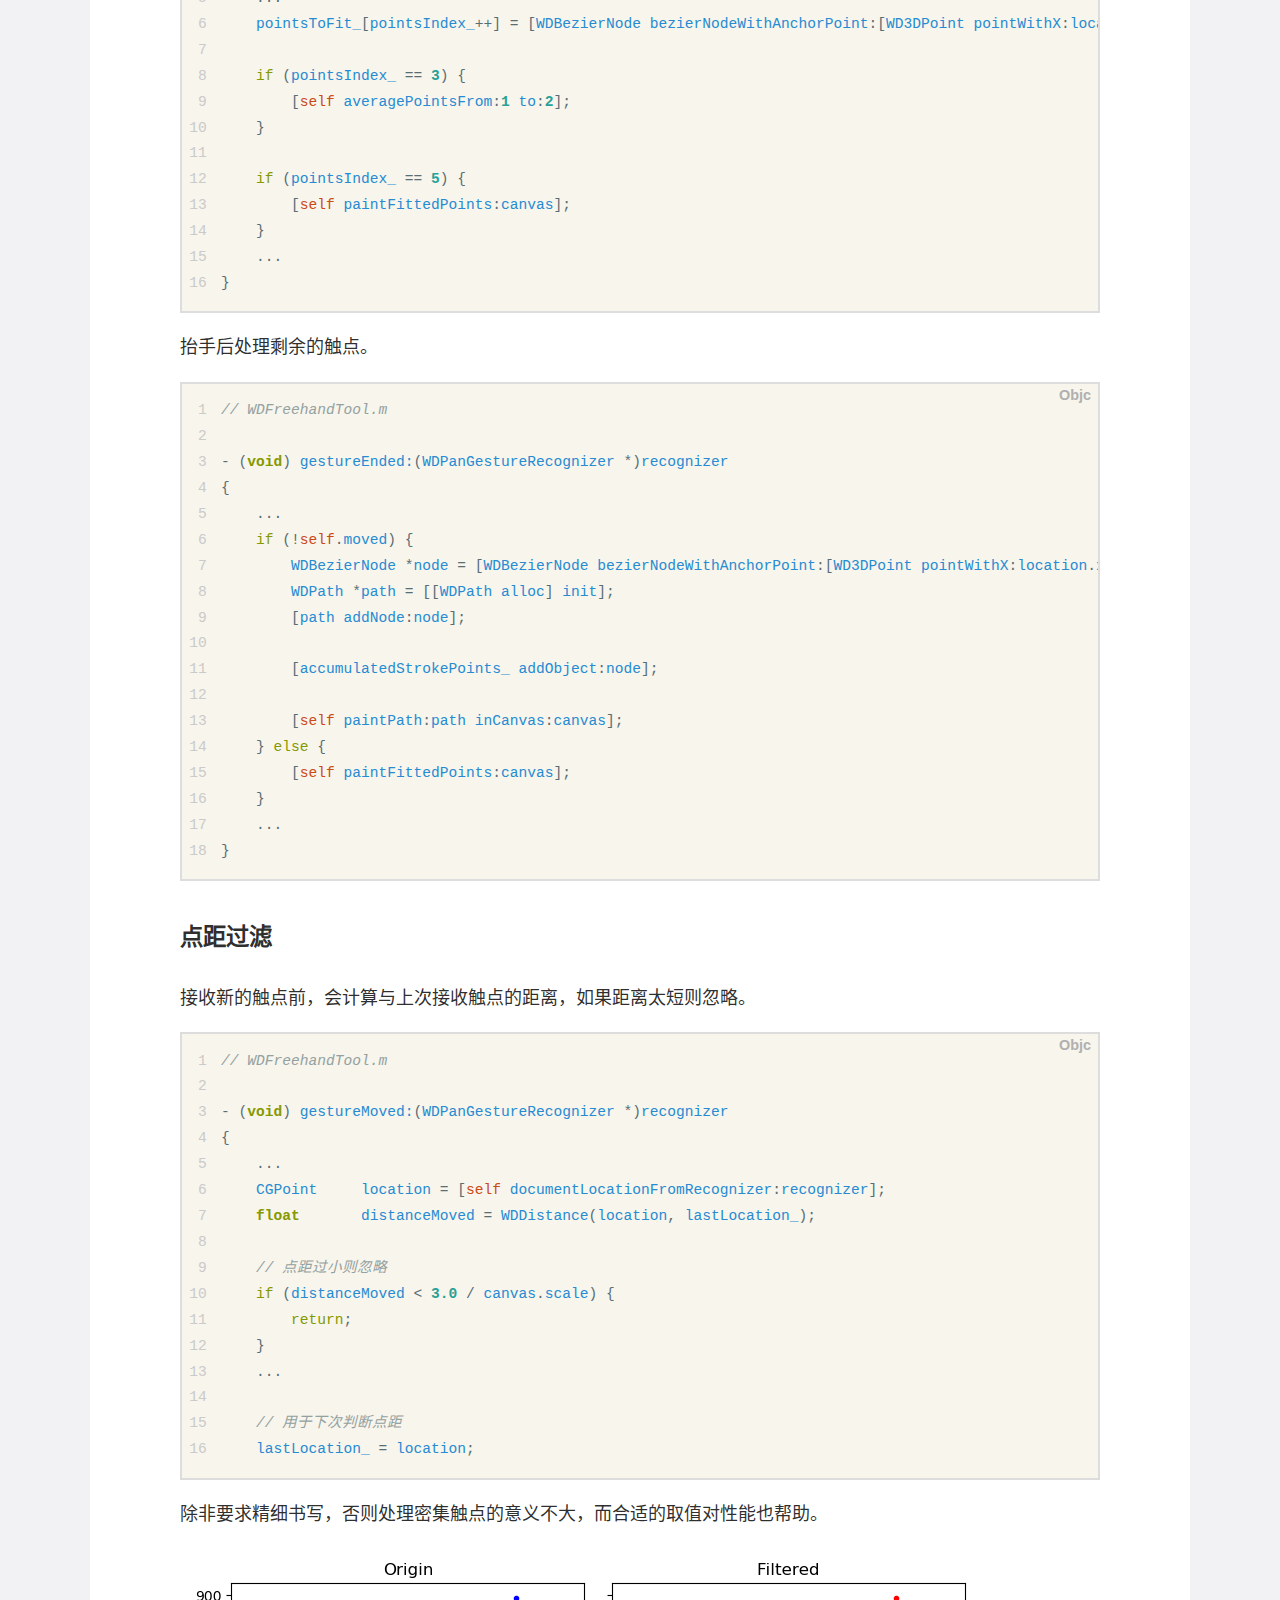
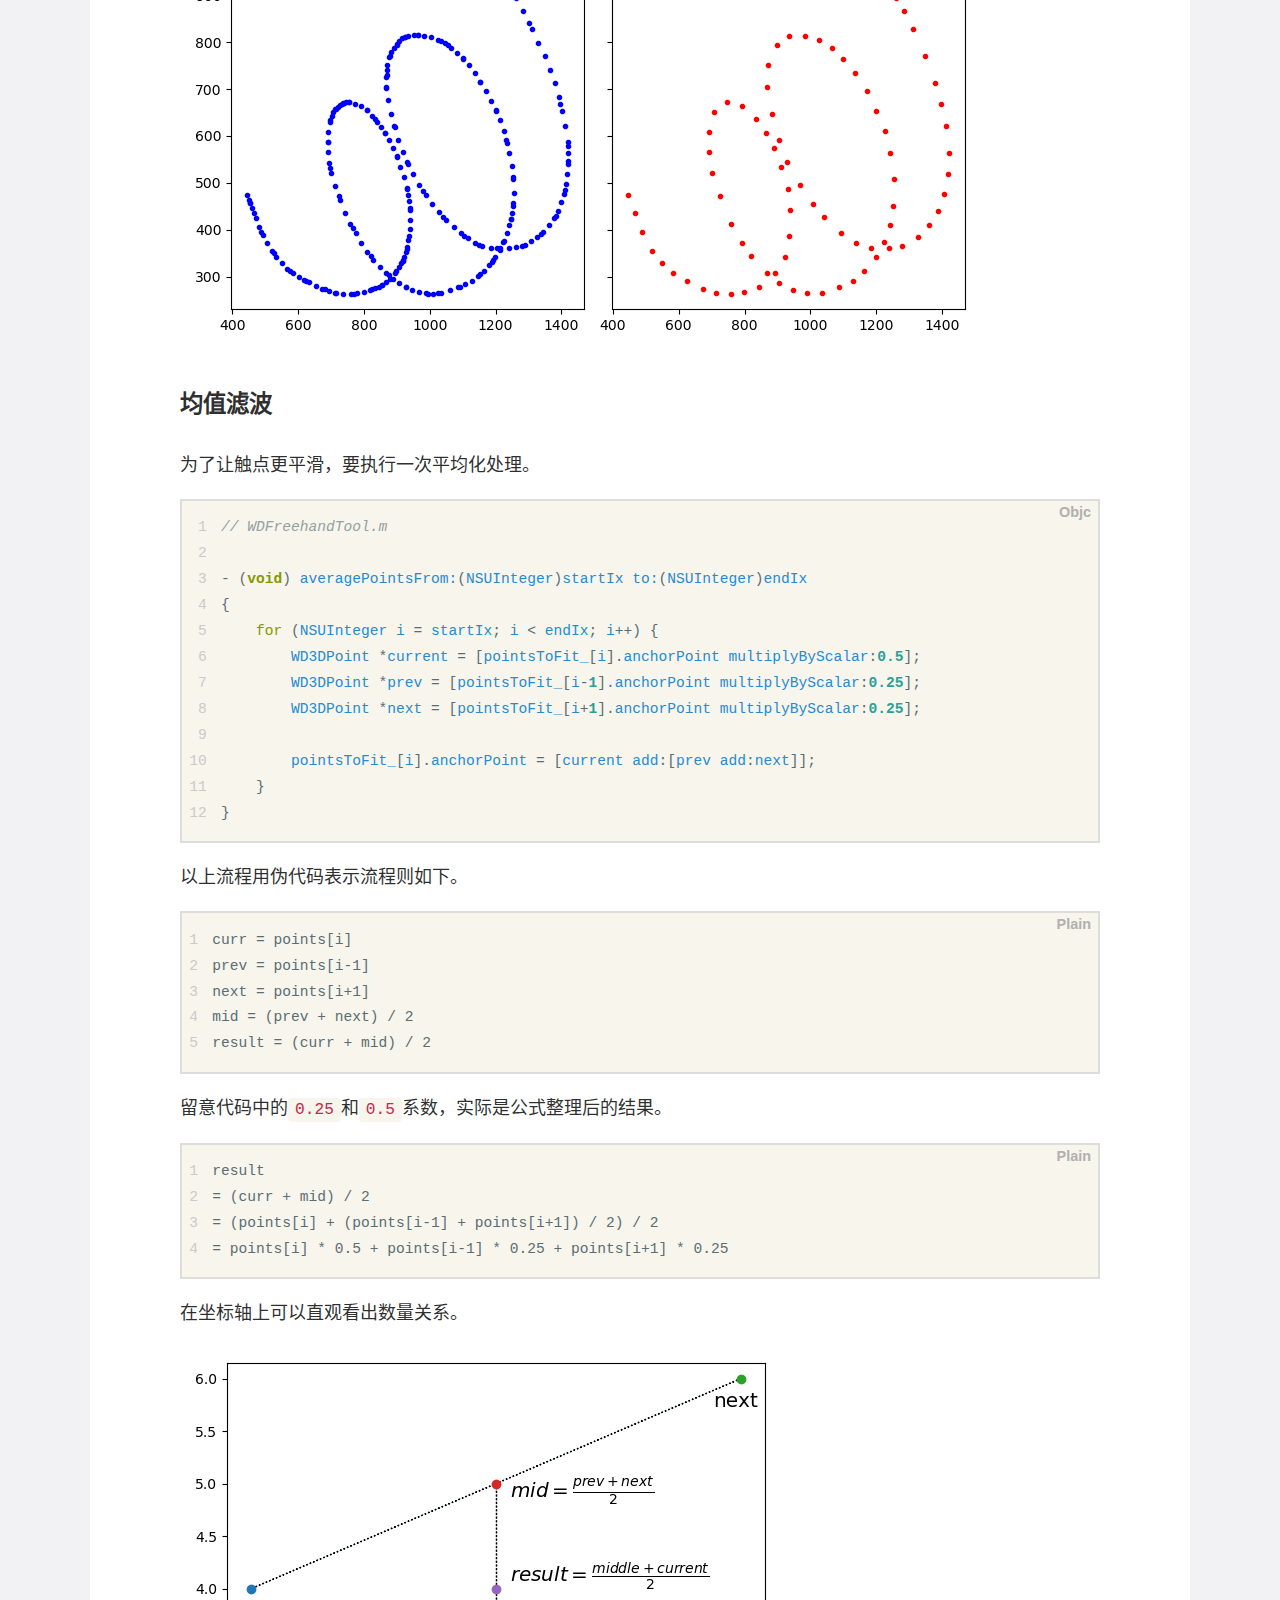
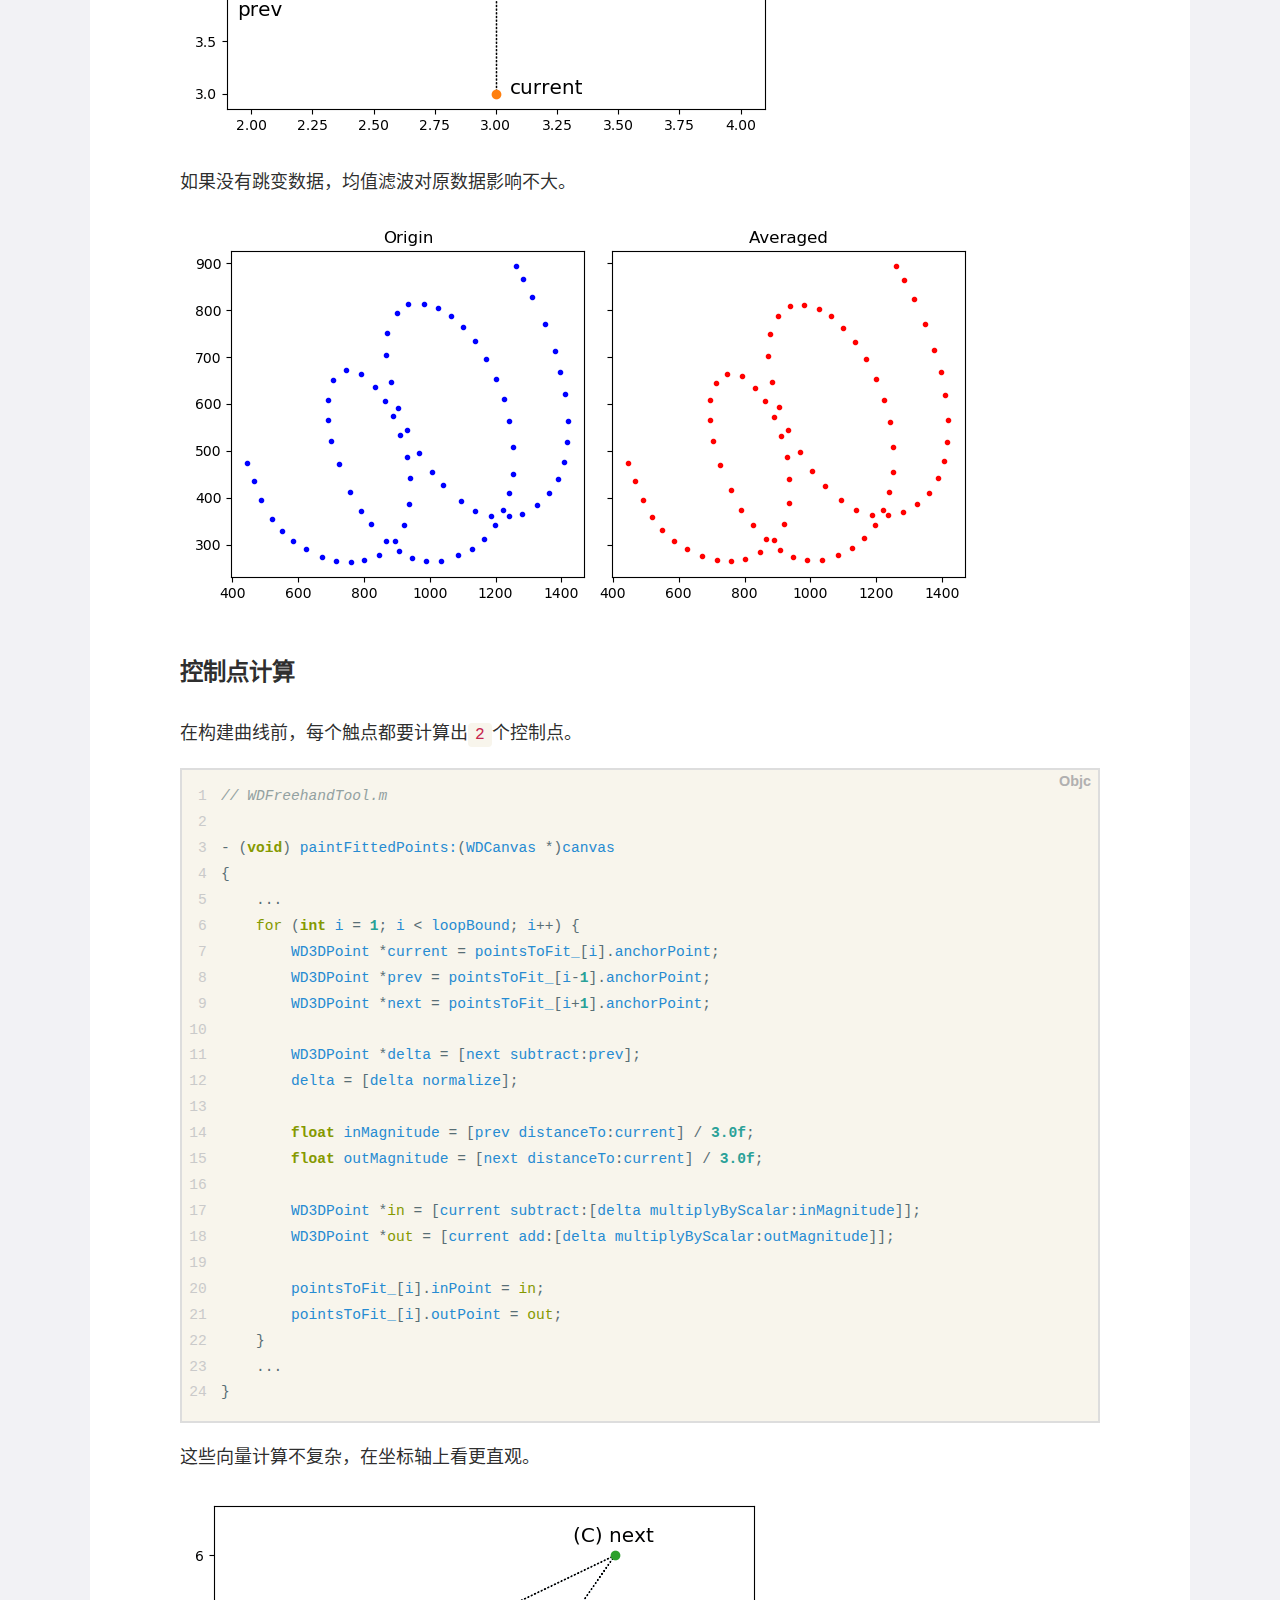
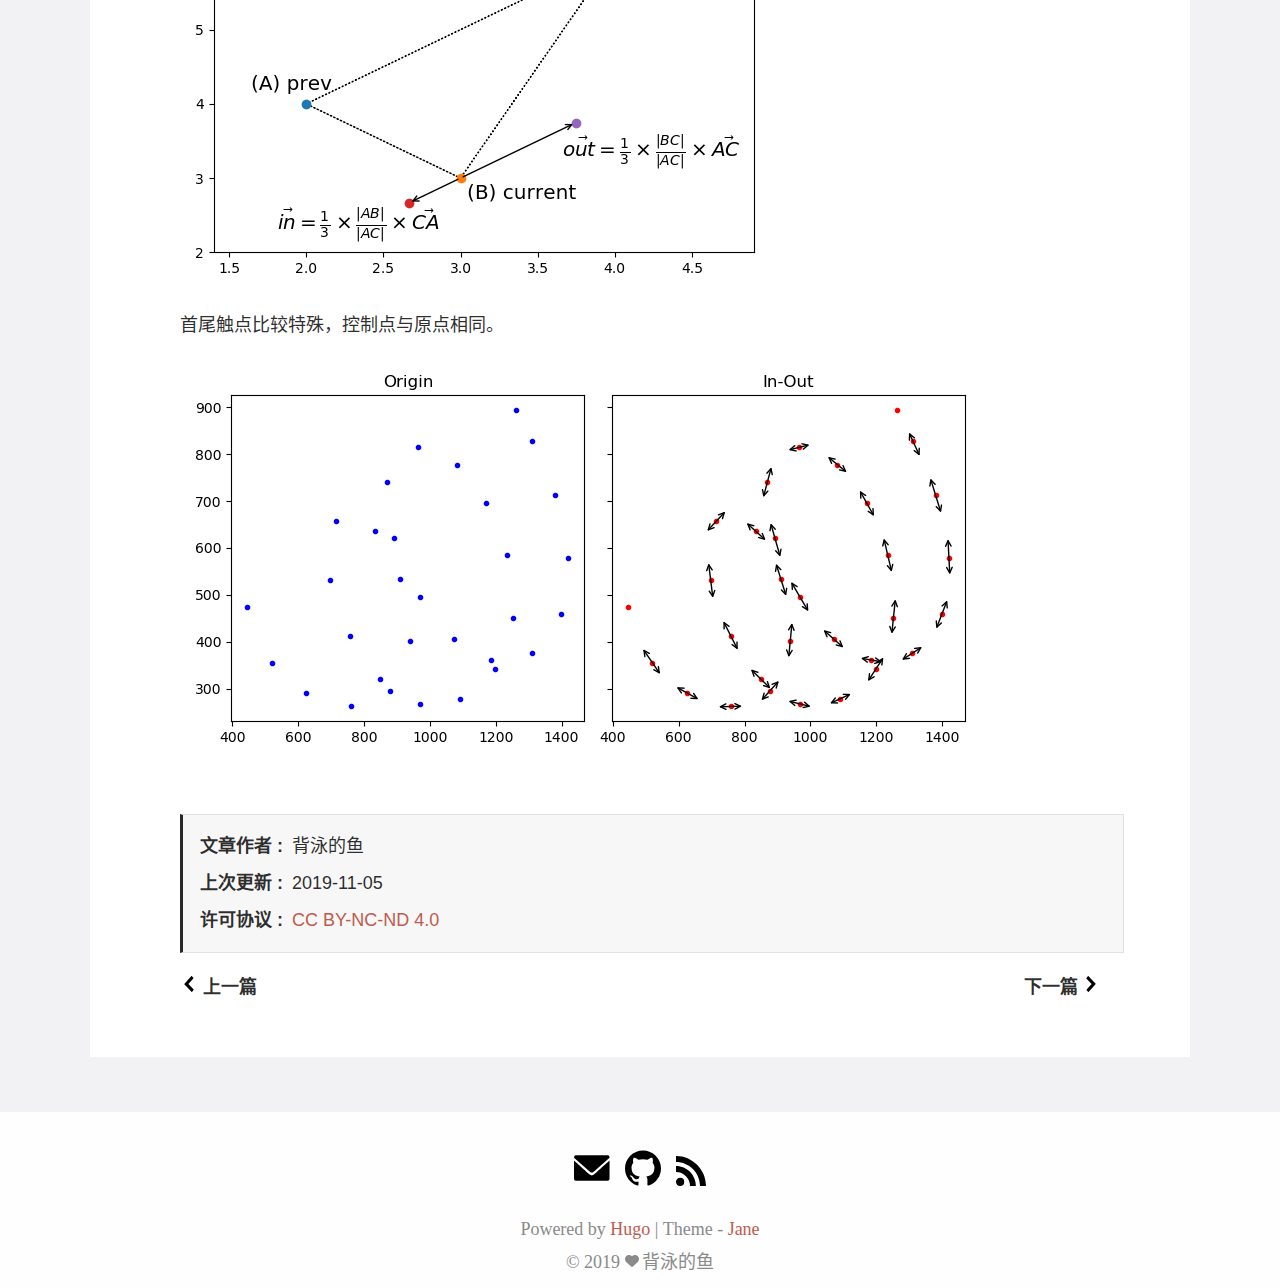
<file: post/inside-brushes/chapter-2/index.html>
<!DOCTYPE html>
<html lang="zh-cn" itemscope itemtype="http://schema.org/WebPage">
<head>
  <meta charset="utf-8">
  <meta http-equiv="X-UA-Compatible" content="IE=edge">
  <title>Brushes原理(二)：触点处理 - 背泳的鱼</title>
  

<meta name="renderer" content="webkit" />
<meta name="viewport" content="width=device-width, initial-scale=1, maximum-scale=1"/>

<meta name="MobileOptimized" content="width"/>
<meta name="HandheldFriendly" content="true"/>


<meta name="applicable-device" content="pc,mobile">

<meta name="theme-color" content="#f8f5ec" />
<meta name="msapplication-navbutton-color" content="#f8f5ec">
<meta name="apple-mobile-web-app-capable" content="yes">
<meta name="apple-mobile-web-app-status-bar-style" content="#f8f5ec">

<meta name="mobile-web-app-capable" content="yes">

<meta name="author" content="背泳的鱼" />
  <meta name="description" content="书写手势处理 书写相关的触摸事件由WDCanvas接收，事件类型可以类比为MotionEvent。 1 2 3 4 5 6 7 8 9 10 11 12 13 14 15 16 17 18 19 20 21 22" />







<meta name="generator" content="Hugo 0.61.0" />


<link rel="canonical" href="https://fish47.github.io/post/inside-brushes/chapter-2/" />





<link rel="icon" href="https://fish47.github.io/favicon.ico" />











<link rel="stylesheet" href="https://fish47.github.io/sass/jane.min.0c11137c603ad1664715043cf088cb01bf83a6cf177b1ed9bd3c6b4aba51fc60.css" integrity="sha256-DBETfGA60WZHFQQ88IjLAb&#43;Dps8Xex7ZvTxrSrpR/GA=" media="screen" crossorigin="anonymous">





<meta property="og:title" content="Brushes原理(二)：触点处理" />
<meta property="og:description" content="书写手势处理 书写相关的触摸事件由WDCanvas接收，事件类型可以类比为MotionEvent。 1 2 3 4 5 6 7 8 9 10 11 12 13 14 15 16 17 18 19 20 21 22" />
<meta property="og:type" content="article" />
<meta property="og:url" content="https://fish47.github.io/post/inside-brushes/chapter-2/" />
<meta property="article:published_time" content="2019-10-30T00:00:00+00:00" />
<meta property="article:modified_time" content="2019-11-05T10:41:56+08:00" />
<meta itemprop="name" content="Brushes原理(二)：触点处理">
<meta itemprop="description" content="书写手势处理 书写相关的触摸事件由WDCanvas接收，事件类型可以类比为MotionEvent。 1 2 3 4 5 6 7 8 9 10 11 12 13 14 15 16 17 18 19 20 21 22">
<meta itemprop="datePublished" content="2019-10-30T00:00:00&#43;00:00" />
<meta itemprop="dateModified" content="2019-11-05T10:41:56&#43;08:00" />
<meta itemprop="wordCount" content="873">



<meta itemprop="keywords" content="" /><meta name="twitter:card" content="summary"/>
<meta name="twitter:title" content="Brushes原理(二)：触点处理"/>
<meta name="twitter:description" content="书写手势处理 书写相关的触摸事件由WDCanvas接收，事件类型可以类比为MotionEvent。 1 2 3 4 5 6 7 8 9 10 11 12 13 14 15 16 17 18 19 20 21 22"/>

<!--[if lte IE 9]>
  <script src="https://cdnjs.cloudflare.com/ajax/libs/classlist/1.1.20170427/classList.min.js"></script>
<![endif]-->

<!--[if lt IE 9]>
  <script src="https://cdn.jsdelivr.net/npm/html5shiv@3.7.3/dist/html5shiv.min.js"></script>
  <script src="https://cdn.jsdelivr.net/npm/respond.js@1.4.2/dest/respond.min.js"></script>
<![endif]-->




</head>
<body>
  <div id="mobile-navbar" class="mobile-navbar">
  <div class="mobile-header-logo">
    <a href="https://fish47.github.io/" class="logo">背泳的鱼</a>
  </div>
  <div class="mobile-navbar-icon">
    <span></span>
    <span></span>
    <span></span>
  </div>
</div>
<nav id="mobile-menu" class="mobile-menu slideout-menu">
  <ul class="mobile-menu-list">
    <li class="mobile-menu-item">
        
          
          
            <a class="menu-item-link" href="https://fish47.github.io/">首页</a>
          
        
      </li><li class="mobile-menu-item">
        
          
          
            <a class="menu-item-link" href="https://fish47.github.io/post/">归档</a>
          
        
      </li><li class="mobile-menu-item">
        
          
          
            <a class="menu-item-link" href="https://fish47.github.io/tags/">标签</a>
          
        
      </li><li class="mobile-menu-item">
        
          
          
            <a class="menu-item-link" href="https://fish47.github.io/categories/">分类</a>
          
        
      </li><li class="mobile-menu-item">
        
          
          
            <a class="menu-item-link" href="https://fish47.github.io/about/">关于</a>
          
        
      </li>
    

    
  </ul>
</nav>


  
    






  <link rel="stylesheet" href="https://fish47.github.io/lib/photoswipe/photoswipe.min.css" />
  <link rel="stylesheet" href="https://fish47.github.io/lib/photoswipe/default-skin/default-skin.min.css" />




<div class="pswp" tabindex="-1" role="dialog" aria-hidden="true">

<div class="pswp__bg"></div>

<div class="pswp__scroll-wrap">
    
    <div class="pswp__container">
      <div class="pswp__item"></div>
      <div class="pswp__item"></div>
      <div class="pswp__item"></div>
    </div>
    
    <div class="pswp__ui pswp__ui--hidden">
    <div class="pswp__top-bar">
      
      <div class="pswp__counter"></div>
      <button class="pswp__button pswp__button--close" title="Close (Esc)"></button>
      <button class="pswp__button pswp__button--share" title="Share"></button>
      <button class="pswp__button pswp__button--fs" title="Toggle fullscreen"></button>
      <button class="pswp__button pswp__button--zoom" title="Zoom in/out"></button>
      
      
      <div class="pswp__preloader">
        <div class="pswp__preloader__icn">
          <div class="pswp__preloader__cut">
            <div class="pswp__preloader__donut"></div>
          </div>
        </div>
      </div>
    </div>
    <div class="pswp__share-modal pswp__share-modal--hidden pswp__single-tap">
      <div class="pswp__share-tooltip"></div>
    </div>
    <button class="pswp__button pswp__button--arrow--left" title="Previous (arrow left)">
    </button>
    <button class="pswp__button pswp__button--arrow--right" title="Next (arrow right)">
    </button>
    <div class="pswp__caption">
      <div class="pswp__caption__center"></div>
    </div>
    </div>
    </div>
</div>

  

  

  

  <header id="header" class="header container">
    <div class="logo-wrapper">
  <a href="https://fish47.github.io/" class="logo">
    
      背泳的鱼
    
  </a>
</div>

<nav class="site-navbar">
  <ul id="menu" class="menu">
    
    
        <li class="menu-item">
        
          
          
            <a class="menu-item-link" href="https://fish47.github.io/">首页</a>
          

        

      </li>
    
        <li class="menu-item">
        
          
          
            <a class="menu-item-link" href="https://fish47.github.io/post/">归档</a>
          

        

      </li>
    
        <li class="menu-item">
        
          
          
            <a class="menu-item-link" href="https://fish47.github.io/tags/">标签</a>
          

        

      </li>
    
        <li class="menu-item">
        
          
          
            <a class="menu-item-link" href="https://fish47.github.io/categories/">分类</a>
          

        

      </li>
    
        <li class="menu-item">
        
          
          
            <a class="menu-item-link" href="https://fish47.github.io/about/">关于</a>
          

        

      </li>
    

    
    

    
  </ul>
</nav>

  </header>

  <div id="mobile-panel">
    <main id="main" class="main bg-llight">
      <div class="content-wrapper">
        <div id="content" class="content container">
          <article class="post bg-white">
    
    <header class="post-header">
      <h1 class="post-title">Brushes原理(二)：触点处理</h1>
      
      <div class="post-meta">
        <time datetime="2019-10-30" class="post-time">
          2019-10-30
        </time>
        
        

        
        

        
        
      </div>
    </header>

    
    

    
    <div class="post-content">
      <h3 id="heading">书写手势处理</h3>
<p>书写相关的触摸事件由<code>WDCanvas</code>接收，事件类型可以类比为<code>MotionEvent</code>。</p>
<div class="highlight"><div class="chroma">
<table class="lntable"><tr><td class="lntd">
<pre class="chroma"><code><span class="lnt"> 1
</span><span class="lnt"> 2
</span><span class="lnt"> 3
</span><span class="lnt"> 4
</span><span class="lnt"> 5
</span><span class="lnt"> 6
</span><span class="lnt"> 7
</span><span class="lnt"> 8
</span><span class="lnt"> 9
</span><span class="lnt">10
</span><span class="lnt">11
</span><span class="lnt">12
</span><span class="lnt">13
</span><span class="lnt">14
</span><span class="lnt">15
</span><span class="lnt">16
</span><span class="lnt">17
</span><span class="lnt">18
</span><span class="lnt">19
</span><span class="lnt">20
</span><span class="lnt">21
</span><span class="lnt">22
</span><span class="lnt">23
</span></code></pre></td>
<td class="lntd">
<pre class="chroma"><code class="language-objc" data-lang="objc"><span class="c1">// WDCanvas.m
</span><span class="c1"></span>
<span class="p">-</span> <span class="p">(</span><span class="kt">void</span><span class="p">)</span> <span class="nf">handlePanGesture:</span><span class="p">(</span><span class="n">WDPanGestureRecognizer</span> <span class="o">*</span><span class="p">)</span><span class="nv">sender</span>
<span class="p">{</span>
    <span class="p">.</span><span class="p">.</span><span class="p">.</span>
    <span class="k">if</span> <span class="p">(</span><span class="n">sender</span><span class="p">.</span><span class="n">state</span> <span class="o">=</span><span class="o">=</span> <span class="n">UIGestureRecognizerStateBegan</span><span class="p">)</span> <span class="p">{</span>
        <span class="c1">// MotionEvent.ACTION_DOWN
</span><span class="c1"></span>        <span class="p">.</span><span class="p">.</span><span class="p">.</span>
        <span class="p">[</span><span class="p">[</span><span class="n">WDActiveState</span> <span class="n">sharedInstance</span><span class="p">]</span><span class="p">.</span><span class="n">activeTool</span> <span class="nl">gestureBegan</span><span class="p">:</span><span class="n">sender</span><span class="p">]</span><span class="p">;</span>
    <span class="p">}</span> <span class="k">else</span> <span class="k">if</span> <span class="p">(</span><span class="n">sender</span><span class="p">.</span><span class="n">state</span> <span class="o">=</span><span class="o">=</span> <span class="n">UIGestureRecognizerStateChanged</span><span class="p">)</span> <span class="p">{</span>
        <span class="c1">// MotionEvent.ACTION_MOVE
</span><span class="c1"></span>        <span class="p">.</span><span class="p">.</span><span class="p">.</span>
        <span class="p">[</span><span class="p">[</span><span class="n">WDActiveState</span> <span class="n">sharedInstance</span><span class="p">]</span><span class="p">.</span><span class="n">activeTool</span> <span class="nl">gestureMoved</span><span class="p">:</span><span class="n">sender</span><span class="p">]</span><span class="p">;</span>
    <span class="p">}</span> <span class="k">else</span> <span class="k">if</span> <span class="p">(</span><span class="n">sender</span><span class="p">.</span><span class="n">state</span> <span class="o">=</span><span class="o">=</span> <span class="n">UIGestureRecognizerStateEnded</span><span class="p">)</span> <span class="p">{</span>
        <span class="c1">// MotionEvent.ACTION_UP
</span><span class="c1"></span>        <span class="p">.</span><span class="p">.</span><span class="p">.</span>
        <span class="p">[</span><span class="p">[</span><span class="n">WDActiveState</span> <span class="n">sharedInstance</span><span class="p">]</span><span class="p">.</span><span class="n">activeTool</span> <span class="nl">gestureEnded</span><span class="p">:</span><span class="n">sender</span><span class="p">]</span><span class="p">;</span>
    <span class="p">}</span> <span class="k">else</span> <span class="k">if</span> <span class="p">(</span><span class="n">sender</span><span class="p">.</span><span class="n">state</span> <span class="o">=</span><span class="o">=</span> <span class="n">UIGestureRecognizerStateCancelled</span><span class="p">)</span> <span class="p">{</span>
        <span class="c1">// MotionEvent.ACTION_CANCEL
</span><span class="c1"></span>        <span class="p">.</span><span class="p">.</span><span class="p">.</span>
        <span class="p">[</span><span class="p">[</span><span class="n">WDActiveState</span> <span class="n">sharedInstance</span><span class="p">]</span><span class="p">.</span><span class="n">activeTool</span> <span class="nl">gestureCanceled</span><span class="p">:</span><span class="n">sender</span><span class="p">]</span><span class="p">;</span>
    <span class="p">}</span>
<span class="p">}</span>
</code></pre></td></tr></table>
</div>
</div><p>触点数据实际由<code>WDFreehandTool</code>处理。第一个触点按下时，将该点加入队列。</p>
<div class="highlight"><div class="chroma">
<table class="lntable"><tr><td class="lntd">
<pre class="chroma"><code><span class="lnt"> 1
</span><span class="lnt"> 2
</span><span class="lnt"> 3
</span><span class="lnt"> 4
</span><span class="lnt"> 5
</span><span class="lnt"> 6
</span><span class="lnt"> 7
</span><span class="lnt"> 8
</span><span class="lnt"> 9
</span><span class="lnt">10
</span></code></pre></td>
<td class="lntd">
<pre class="chroma"><code class="language-objc" data-lang="objc"><span class="c1">// WDFreehandTool.m
</span><span class="c1"></span>
<span class="p">-</span> <span class="p">(</span><span class="kt">void</span><span class="p">)</span> <span class="nf">gestureBegan:</span><span class="p">(</span><span class="n">WDPanGestureRecognizer</span> <span class="o">*</span><span class="p">)</span><span class="nv">recognizer</span>
<span class="p">{</span>
    <span class="p">.</span><span class="p">.</span><span class="p">.</span>
    <span class="n">WDBezierNode</span> <span class="o">*</span><span class="n">node</span> <span class="o">=</span> <span class="p">[</span><span class="n">WDBezierNode</span> <span class="nl">bezierNodeWithAnchorPoint</span><span class="p">:</span><span class="p">[</span><span class="n">WD3DPoint</span> <span class="nl">pointWithX</span><span class="p">:</span><span class="n">location</span><span class="p">.</span><span class="n">x</span> <span class="nl">y</span><span class="p">:</span><span class="n">location</span><span class="p">.</span><span class="n">y</span> <span class="nl">z</span><span class="p">:</span><span class="n">pressure</span><span class="p">]</span><span class="p">]</span><span class="p">;</span>
    <span class="n">pointsToFit_</span><span class="p">[</span><span class="mi">0</span><span class="p">]</span> <span class="o">=</span> <span class="n">node</span><span class="p">;</span>
    <span class="n">pointsIndex_</span> <span class="o">=</span> <span class="mi">1</span><span class="p">;</span>
    <span class="p">.</span><span class="p">.</span><span class="p">.</span>
<span class="p">}</span>
</code></pre></td></tr></table>
</div>
</div><p>随着触点移动，队列不断添加新触点，超过特定数量后则触发流程。</p>
<div class="highlight"><div class="chroma">
<table class="lntable"><tr><td class="lntd">
<pre class="chroma"><code><span class="lnt"> 1
</span><span class="lnt"> 2
</span><span class="lnt"> 3
</span><span class="lnt"> 4
</span><span class="lnt"> 5
</span><span class="lnt"> 6
</span><span class="lnt"> 7
</span><span class="lnt"> 8
</span><span class="lnt"> 9
</span><span class="lnt">10
</span><span class="lnt">11
</span><span class="lnt">12
</span><span class="lnt">13
</span><span class="lnt">14
</span><span class="lnt">15
</span><span class="lnt">16
</span></code></pre></td>
<td class="lntd">
<pre class="chroma"><code class="language-objc" data-lang="objc"><span class="c1">// WDFreehandTool.m
</span><span class="c1"></span>
<span class="p">-</span> <span class="p">(</span><span class="kt">void</span><span class="p">)</span> <span class="nf">gestureMoved:</span><span class="p">(</span><span class="n">WDPanGestureRecognizer</span> <span class="o">*</span><span class="p">)</span><span class="nv">recognizer</span>
<span class="p">{</span>
    <span class="p">.</span><span class="p">.</span><span class="p">.</span>
    <span class="n">pointsToFit_</span><span class="p">[</span><span class="n">pointsIndex_</span><span class="o">+</span><span class="o">+</span><span class="p">]</span> <span class="o">=</span> <span class="p">[</span><span class="n">WDBezierNode</span> <span class="nl">bezierNodeWithAnchorPoint</span><span class="p">:</span><span class="p">[</span><span class="n">WD3DPoint</span> <span class="nl">pointWithX</span><span class="p">:</span><span class="n">location</span><span class="p">.</span><span class="n">x</span> <span class="nl">y</span><span class="p">:</span><span class="n">location</span><span class="p">.</span><span class="n">y</span> <span class="nl">z</span><span class="p">:</span><span class="n">pressure</span><span class="p">]</span><span class="p">]</span><span class="p">;</span>

    <span class="k">if</span> <span class="p">(</span><span class="n">pointsIndex_</span> <span class="o">=</span><span class="o">=</span> <span class="mi">3</span><span class="p">)</span> <span class="p">{</span>
        <span class="p">[</span><span class="nb">self</span> <span class="nl">averagePointsFrom</span><span class="p">:</span><span class="mi">1</span> <span class="nl">to</span><span class="p">:</span><span class="mi">2</span><span class="p">]</span><span class="p">;</span>
    <span class="p">}</span>

    <span class="k">if</span> <span class="p">(</span><span class="n">pointsIndex_</span> <span class="o">=</span><span class="o">=</span> <span class="mi">5</span><span class="p">)</span> <span class="p">{</span>
        <span class="p">[</span><span class="nb">self</span> <span class="nl">paintFittedPoints</span><span class="p">:</span><span class="n">canvas</span><span class="p">]</span><span class="p">;</span>
    <span class="p">}</span>
    <span class="p">.</span><span class="p">.</span><span class="p">.</span>
<span class="p">}</span>
</code></pre></td></tr></table>
</div>
</div><p>抬手后处理剩余的触点。</p>
<div class="highlight"><div class="chroma">
<table class="lntable"><tr><td class="lntd">
<pre class="chroma"><code><span class="lnt"> 1
</span><span class="lnt"> 2
</span><span class="lnt"> 3
</span><span class="lnt"> 4
</span><span class="lnt"> 5
</span><span class="lnt"> 6
</span><span class="lnt"> 7
</span><span class="lnt"> 8
</span><span class="lnt"> 9
</span><span class="lnt">10
</span><span class="lnt">11
</span><span class="lnt">12
</span><span class="lnt">13
</span><span class="lnt">14
</span><span class="lnt">15
</span><span class="lnt">16
</span><span class="lnt">17
</span><span class="lnt">18
</span></code></pre></td>
<td class="lntd">
<pre class="chroma"><code class="language-objc" data-lang="objc"><span class="c1">// WDFreehandTool.m
</span><span class="c1"></span>
<span class="p">-</span> <span class="p">(</span><span class="kt">void</span><span class="p">)</span> <span class="nf">gestureEnded:</span><span class="p">(</span><span class="n">WDPanGestureRecognizer</span> <span class="o">*</span><span class="p">)</span><span class="nv">recognizer</span>
<span class="p">{</span>
    <span class="p">.</span><span class="p">.</span><span class="p">.</span>
    <span class="k">if</span> <span class="p">(</span><span class="o">!</span><span class="nb">self</span><span class="p">.</span><span class="n">moved</span><span class="p">)</span> <span class="p">{</span>
        <span class="n">WDBezierNode</span> <span class="o">*</span><span class="n">node</span> <span class="o">=</span> <span class="p">[</span><span class="n">WDBezierNode</span> <span class="nl">bezierNodeWithAnchorPoint</span><span class="p">:</span><span class="p">[</span><span class="n">WD3DPoint</span> <span class="nl">pointWithX</span><span class="p">:</span><span class="n">location</span><span class="p">.</span><span class="n">x</span> <span class="nl">y</span><span class="p">:</span><span class="n">location</span><span class="p">.</span><span class="n">y</span> <span class="nl">z</span><span class="p">:</span><span class="mf">1.0</span><span class="p">]</span><span class="p">]</span><span class="p">;</span>
        <span class="n">WDPath</span> <span class="o">*</span><span class="n">path</span> <span class="o">=</span> <span class="p">[</span><span class="p">[</span><span class="n">WDPath</span> <span class="n">alloc</span><span class="p">]</span> <span class="n">init</span><span class="p">]</span><span class="p">;</span>
        <span class="p">[</span><span class="n">path</span> <span class="nl">addNode</span><span class="p">:</span><span class="n">node</span><span class="p">]</span><span class="p">;</span>

        <span class="p">[</span><span class="n">accumulatedStrokePoints_</span> <span class="nl">addObject</span><span class="p">:</span><span class="n">node</span><span class="p">]</span><span class="p">;</span>

        <span class="p">[</span><span class="nb">self</span> <span class="nl">paintPath</span><span class="p">:</span><span class="n">path</span> <span class="nl">inCanvas</span><span class="p">:</span><span class="n">canvas</span><span class="p">]</span><span class="p">;</span>
    <span class="p">}</span> <span class="k">else</span> <span class="p">{</span>
        <span class="p">[</span><span class="nb">self</span> <span class="nl">paintFittedPoints</span><span class="p">:</span><span class="n">canvas</span><span class="p">]</span><span class="p">;</span>
    <span class="p">}</span>
    <span class="p">.</span><span class="p">.</span><span class="p">.</span>
<span class="p">}</span>
</code></pre></td></tr></table>
</div>
</div><h3 id="heading-1">点距过滤</h3>
<p>接收新的触点前，会计算与上次接收触点的距离，如果距离太短则忽略。</p>
<div class="highlight"><div class="chroma">
<table class="lntable"><tr><td class="lntd">
<pre class="chroma"><code><span class="lnt"> 1
</span><span class="lnt"> 2
</span><span class="lnt"> 3
</span><span class="lnt"> 4
</span><span class="lnt"> 5
</span><span class="lnt"> 6
</span><span class="lnt"> 7
</span><span class="lnt"> 8
</span><span class="lnt"> 9
</span><span class="lnt">10
</span><span class="lnt">11
</span><span class="lnt">12
</span><span class="lnt">13
</span><span class="lnt">14
</span><span class="lnt">15
</span><span class="lnt">16
</span></code></pre></td>
<td class="lntd">
<pre class="chroma"><code class="language-objc" data-lang="objc"><span class="c1">// WDFreehandTool.m
</span><span class="c1"></span>
<span class="p">-</span> <span class="p">(</span><span class="kt">void</span><span class="p">)</span> <span class="nf">gestureMoved:</span><span class="p">(</span><span class="n">WDPanGestureRecognizer</span> <span class="o">*</span><span class="p">)</span><span class="nv">recognizer</span>
<span class="p">{</span>
    <span class="p">.</span><span class="p">.</span><span class="p">.</span>
    <span class="n">CGPoint</span>     <span class="n">location</span> <span class="o">=</span> <span class="p">[</span><span class="nb">self</span> <span class="nl">documentLocationFromRecognizer</span><span class="p">:</span><span class="n">recognizer</span><span class="p">]</span><span class="p">;</span>
    <span class="kt">float</span>       <span class="n">distanceMoved</span> <span class="o">=</span> <span class="n">WDDistance</span><span class="p">(</span><span class="n">location</span><span class="p">,</span> <span class="n">lastLocation_</span><span class="p">)</span><span class="p">;</span>

    <span class="c1">// 点距过小则忽略
</span><span class="c1"></span>    <span class="k">if</span> <span class="p">(</span><span class="n">distanceMoved</span> <span class="o">&lt;</span> <span class="mf">3.0</span> <span class="o">/</span> <span class="n">canvas</span><span class="p">.</span><span class="n">scale</span><span class="p">)</span> <span class="p">{</span>
        <span class="k">return</span><span class="p">;</span>
    <span class="p">}</span>
    <span class="p">.</span><span class="p">.</span><span class="p">.</span>

    <span class="c1">// 用于下次判断点距
</span><span class="c1"></span>    <span class="n">lastLocation_</span> <span class="o">=</span> <span class="n">location</span><span class="p">;</span>
</code></pre></td></tr></table>
</div>
</div><p>除非要求精细书写，否则处理密集触点的意义不大，而合适的取值对性能也帮助。</p>
<p><img src="img/compare_filter.png" alt=""></p>
<h3 id="heading-2">均值滤波</h3>
<p>为了让触点更平滑，要执行一次平均化处理。</p>
<div class="highlight"><div class="chroma">
<table class="lntable"><tr><td class="lntd">
<pre class="chroma"><code><span class="lnt"> 1
</span><span class="lnt"> 2
</span><span class="lnt"> 3
</span><span class="lnt"> 4
</span><span class="lnt"> 5
</span><span class="lnt"> 6
</span><span class="lnt"> 7
</span><span class="lnt"> 8
</span><span class="lnt"> 9
</span><span class="lnt">10
</span><span class="lnt">11
</span><span class="lnt">12
</span></code></pre></td>
<td class="lntd">
<pre class="chroma"><code class="language-objc" data-lang="objc"><span class="c1">// WDFreehandTool.m
</span><span class="c1"></span>
<span class="p">-</span> <span class="p">(</span><span class="kt">void</span><span class="p">)</span> <span class="nf">averagePointsFrom:</span><span class="p">(</span><span class="n">NSUInteger</span><span class="p">)</span><span class="nv">startIx</span> <span class="nf">to:</span><span class="p">(</span><span class="n">NSUInteger</span><span class="p">)</span><span class="nv">endIx</span>
<span class="p">{</span>
    <span class="k">for</span> <span class="p">(</span><span class="n">NSUInteger</span> <span class="n">i</span> <span class="o">=</span> <span class="n">startIx</span><span class="p">;</span> <span class="n">i</span> <span class="o">&lt;</span> <span class="n">endIx</span><span class="p">;</span> <span class="n">i</span><span class="o">+</span><span class="o">+</span><span class="p">)</span> <span class="p">{</span>
        <span class="n">WD3DPoint</span> <span class="o">*</span><span class="n">current</span> <span class="o">=</span> <span class="p">[</span><span class="n">pointsToFit_</span><span class="p">[</span><span class="n">i</span><span class="p">]</span><span class="p">.</span><span class="n">anchorPoint</span> <span class="nl">multiplyByScalar</span><span class="p">:</span><span class="mf">0.5</span><span class="p">]</span><span class="p">;</span>
        <span class="n">WD3DPoint</span> <span class="o">*</span><span class="n">prev</span> <span class="o">=</span> <span class="p">[</span><span class="n">pointsToFit_</span><span class="p">[</span><span class="n">i</span><span class="o">-</span><span class="mi">1</span><span class="p">]</span><span class="p">.</span><span class="n">anchorPoint</span> <span class="nl">multiplyByScalar</span><span class="p">:</span><span class="mf">0.25</span><span class="p">]</span><span class="p">;</span>
        <span class="n">WD3DPoint</span> <span class="o">*</span><span class="n">next</span> <span class="o">=</span> <span class="p">[</span><span class="n">pointsToFit_</span><span class="p">[</span><span class="n">i</span><span class="o">+</span><span class="mi">1</span><span class="p">]</span><span class="p">.</span><span class="n">anchorPoint</span> <span class="nl">multiplyByScalar</span><span class="p">:</span><span class="mf">0.25</span><span class="p">]</span><span class="p">;</span>

        <span class="n">pointsToFit_</span><span class="p">[</span><span class="n">i</span><span class="p">]</span><span class="p">.</span><span class="n">anchorPoint</span> <span class="o">=</span> <span class="p">[</span><span class="n">current</span> <span class="nl">add</span><span class="p">:</span><span class="p">[</span><span class="n">prev</span> <span class="nl">add</span><span class="p">:</span><span class="n">next</span><span class="p">]</span><span class="p">]</span><span class="p">;</span>
    <span class="p">}</span>
<span class="p">}</span>
</code></pre></td></tr></table>
</div>
</div><p>以上流程用伪代码表示流程则如下。</p>
<div class="highlight"><div class="chroma">
<table class="lntable"><tr><td class="lntd">
<pre class="chroma"><code><span class="lnt">1
</span><span class="lnt">2
</span><span class="lnt">3
</span><span class="lnt">4
</span><span class="lnt">5
</span></code></pre></td>
<td class="lntd">
<pre class="chroma"><code class="language-plain" data-lang="plain">curr = points[i]
prev = points[i-1]
next = points[i+1]
mid = (prev + next) / 2
result = (curr + mid) / 2
</code></pre></td></tr></table>
</div>
</div><p>留意代码中的<code>0.25</code>和<code>0.5</code>系数，实际是公式整理后的结果。</p>
<div class="highlight"><div class="chroma">
<table class="lntable"><tr><td class="lntd">
<pre class="chroma"><code><span class="lnt">1
</span><span class="lnt">2
</span><span class="lnt">3
</span><span class="lnt">4
</span></code></pre></td>
<td class="lntd">
<pre class="chroma"><code class="language-plain" data-lang="plain">result
= (curr + mid) / 2
= (points[i] + (points[i-1] + points[i+1]) / 2) / 2
= points[i] * 0.5 + points[i-1] * 0.25 + points[i+1] * 0.25
</code></pre></td></tr></table>
</div>
</div><p>在坐标轴上可以直观看出数量关系。</p>
<p><img src="img/plot_average.png" alt=""></p>
<p>如果没有跳变数据，均值滤波对原数据影响不大。</p>
<p><img src="img/compare_averaged.png" alt=""></p>
<h3 id="heading-3">控制点计算</h3>
<p>在构建曲线前，每个触点都要计算出<code>2</code>个控制点。</p>
<div class="highlight"><div class="chroma">
<table class="lntable"><tr><td class="lntd">
<pre class="chroma"><code><span class="lnt"> 1
</span><span class="lnt"> 2
</span><span class="lnt"> 3
</span><span class="lnt"> 4
</span><span class="lnt"> 5
</span><span class="lnt"> 6
</span><span class="lnt"> 7
</span><span class="lnt"> 8
</span><span class="lnt"> 9
</span><span class="lnt">10
</span><span class="lnt">11
</span><span class="lnt">12
</span><span class="lnt">13
</span><span class="lnt">14
</span><span class="lnt">15
</span><span class="lnt">16
</span><span class="lnt">17
</span><span class="lnt">18
</span><span class="lnt">19
</span><span class="lnt">20
</span><span class="lnt">21
</span><span class="lnt">22
</span><span class="lnt">23
</span><span class="lnt">24
</span></code></pre></td>
<td class="lntd">
<pre class="chroma"><code class="language-objc" data-lang="objc"><span class="c1">// WDFreehandTool.m
</span><span class="c1"></span>
<span class="p">-</span> <span class="p">(</span><span class="kt">void</span><span class="p">)</span> <span class="nf">paintFittedPoints:</span><span class="p">(</span><span class="n">WDCanvas</span> <span class="o">*</span><span class="p">)</span><span class="nv">canvas</span>
<span class="p">{</span>
    <span class="p">.</span><span class="p">.</span><span class="p">.</span>
    <span class="k">for</span> <span class="p">(</span><span class="kt">int</span> <span class="n">i</span> <span class="o">=</span> <span class="mi">1</span><span class="p">;</span> <span class="n">i</span> <span class="o">&lt;</span> <span class="n">loopBound</span><span class="p">;</span> <span class="n">i</span><span class="o">+</span><span class="o">+</span><span class="p">)</span> <span class="p">{</span>
        <span class="n">WD3DPoint</span> <span class="o">*</span><span class="n">current</span> <span class="o">=</span> <span class="n">pointsToFit_</span><span class="p">[</span><span class="n">i</span><span class="p">]</span><span class="p">.</span><span class="n">anchorPoint</span><span class="p">;</span>
        <span class="n">WD3DPoint</span> <span class="o">*</span><span class="n">prev</span> <span class="o">=</span> <span class="n">pointsToFit_</span><span class="p">[</span><span class="n">i</span><span class="o">-</span><span class="mi">1</span><span class="p">]</span><span class="p">.</span><span class="n">anchorPoint</span><span class="p">;</span>
        <span class="n">WD3DPoint</span> <span class="o">*</span><span class="n">next</span> <span class="o">=</span> <span class="n">pointsToFit_</span><span class="p">[</span><span class="n">i</span><span class="o">+</span><span class="mi">1</span><span class="p">]</span><span class="p">.</span><span class="n">anchorPoint</span><span class="p">;</span>

        <span class="n">WD3DPoint</span> <span class="o">*</span><span class="n">delta</span> <span class="o">=</span> <span class="p">[</span><span class="n">next</span> <span class="nl">subtract</span><span class="p">:</span><span class="n">prev</span><span class="p">]</span><span class="p">;</span>
        <span class="n">delta</span> <span class="o">=</span> <span class="p">[</span><span class="n">delta</span> <span class="n">normalize</span><span class="p">]</span><span class="p">;</span>

        <span class="kt">float</span> <span class="n">inMagnitude</span> <span class="o">=</span> <span class="p">[</span><span class="n">prev</span> <span class="nl">distanceTo</span><span class="p">:</span><span class="n">current</span><span class="p">]</span> <span class="o">/</span> <span class="mf">3.0f</span><span class="p">;</span>
        <span class="kt">float</span> <span class="n">outMagnitude</span> <span class="o">=</span> <span class="p">[</span><span class="n">next</span> <span class="nl">distanceTo</span><span class="p">:</span><span class="n">current</span><span class="p">]</span> <span class="o">/</span> <span class="mf">3.0f</span><span class="p">;</span>

        <span class="n">WD3DPoint</span> <span class="o">*</span><span class="k">in</span> <span class="o">=</span> <span class="p">[</span><span class="n">current</span> <span class="nl">subtract</span><span class="p">:</span><span class="p">[</span><span class="n">delta</span> <span class="nl">multiplyByScalar</span><span class="p">:</span><span class="n">inMagnitude</span><span class="p">]</span><span class="p">]</span><span class="p">;</span>
        <span class="n">WD3DPoint</span> <span class="o">*</span><span class="k">out</span> <span class="o">=</span> <span class="p">[</span><span class="n">current</span> <span class="nl">add</span><span class="p">:</span><span class="p">[</span><span class="n">delta</span> <span class="nl">multiplyByScalar</span><span class="p">:</span><span class="n">outMagnitude</span><span class="p">]</span><span class="p">]</span><span class="p">;</span>

        <span class="n">pointsToFit_</span><span class="p">[</span><span class="n">i</span><span class="p">]</span><span class="p">.</span><span class="n">inPoint</span> <span class="o">=</span> <span class="k">in</span><span class="p">;</span>
        <span class="n">pointsToFit_</span><span class="p">[</span><span class="n">i</span><span class="p">]</span><span class="p">.</span><span class="n">outPoint</span> <span class="o">=</span> <span class="k">out</span><span class="p">;</span>
    <span class="p">}</span>
    <span class="p">.</span><span class="p">.</span><span class="p">.</span>
<span class="p">}</span>
</code></pre></td></tr></table>
</div>
</div><p>这些向量计算不复杂，在坐标轴上看更直观。</p>
<p><img src="img/plot_in_out_control.png" alt=""></p>
<p>首尾触点比较特殊，控制点与原点相同。</p>
<p><img src="img/compare_in_out_control.png" alt=""></p>

    </div>

    
    
<div class="post-copyright">
  <p class="copyright-item">
    <span class="item-title">文章作者</span>
    <span class="item-content">背泳的鱼</span>
  </p>
  <p class="copyright-item">
    <span class="item-title">上次更新</span>
    <span class="item-content">
      2019-11-05
      
        
        
      
    </span>
  </p>
  
  <p class="copyright-item">
    <span class="item-title">许可协议</span>
    <span class="item-content"><a rel="license noopener" href="https://creativecommons.org/licenses/by-nc-nd/4.0/" target="_blank">CC BY-NC-ND 4.0</a></span>
  </p>
</div>


    
    

    <footer class="post-footer">
      

      
      <nav class="post-nav">
        
          <a class="prev" href="https://fish47.github.io/post/inside-brushes/chapter-3/">
            
            <i class="iconfont">
              <svg  class="icon" viewBox="0 0 1024 1024" version="1.1"
  xmlns="http://www.w3.org/2000/svg" xmlns:xlink="http://www.w3.org/1999/xlink"
  width="18" height="18">
  <path d="M691.908486 949.511495l75.369571-89.491197c10.963703-12.998035 10.285251-32.864502-1.499144-44.378743L479.499795 515.267417 757.434875 204.940602c11.338233-12.190647 11.035334-32.285311-0.638543-44.850487l-80.46666-86.564541c-11.680017-12.583596-30.356378-12.893658-41.662889-0.716314L257.233596 494.235404c-11.332093 12.183484-11.041474 32.266891 0.657986 44.844348l80.46666 86.564541c1.772366 1.910513 3.706415 3.533476 5.750981 4.877077l306.620399 321.703933C662.505829 963.726242 680.945807 962.528973 691.908486 949.511495z"></path>
</svg>

            </i>
            <span class="prev-text nav-default">Brushes原理(三)：贴图点计算</span>
            <span class="prev-text nav-mobile">上一篇</span>
          </a>
        
          <a class="next" href="https://fish47.github.io/post/inside-brushes/chapter-1/">
            <span class="next-text nav-default">Brushes原理(一)：概述</span>
            <span class="prev-text nav-mobile">下一篇</span>
            
            <i class="iconfont">
              <svg class="icon" viewBox="0 0 1024 1024" version="1.1"
  xmlns="http://www.w3.org/2000/svg" xmlns:xlink="http://www.w3.org/1999/xlink"
  width="18" height="18">
  <path d="M332.091514 74.487481l-75.369571 89.491197c-10.963703 12.998035-10.285251 32.864502 1.499144 44.378743l286.278095 300.375162L266.565125 819.058374c-11.338233 12.190647-11.035334 32.285311 0.638543 44.850487l80.46666 86.564541c11.680017 12.583596 30.356378 12.893658 41.662889 0.716314l377.434212-421.426145c11.332093-12.183484 11.041474-32.266891-0.657986-44.844348l-80.46666-86.564541c-1.772366-1.910513-3.706415-3.533476-5.750981-4.877077L373.270379 71.774697C361.493148 60.273758 343.054193 61.470003 332.091514 74.487481z"></path>
</svg>

            </i>
          </a>
      </nav>
    </footer>
  </article>

  
  

  
  

  

  
  

  

  

  

    

  

        </div>
      </div>
    </main>

    <footer id="footer" class="footer">
      <div class="icon-links">
  
  
    <a href="fish47@126.com" rel="me noopener" class="iconfont"
      title="email"  target="_blank"
      >
      <svg class="icon" viewBox="0 0 1451 1024" version="1.1"
  xmlns="http://www.w3.org/2000/svg" xmlns:xlink="http://www.w3.org/1999/xlink"
  width="36" height="36">
  <path d="M664.781909 681.472759 0 97.881301C0 3.997201 71.046997 0 71.046997 0L474.477909 0 961.649408 0 1361.641813 0C1361.641813 0 1432.688811 3.997201 1432.688811 97.881301L771.345323 681.472759C771.345323 681.472759 764.482731 685.154773 753.594283 688.65053L753.594283 688.664858C741.602731 693.493018 729.424896 695.068979 718.077952 694.839748 706.731093 695.068979 694.553173 693.493018 682.561621 688.664858L682.561621 688.65053C671.644501 685.140446 664.781909 681.472759 664.781909 681.472759L664.781909 681.472759ZM718.063616 811.603883C693.779541 811.016482 658.879232 802.205449 619.10784 767.734955 542.989056 701.759633 0 212.052267 0 212.052267L0 942.809523C0 942.809523 0 1024 83.726336 1024L682.532949 1024 753.579947 1024 1348.948139 1024C1432.688811 1024 1432.688811 942.809523 1432.688811 942.809523L1432.688811 212.052267C1432.688811 212.052267 893.138176 701.759633 817.019477 767.734955 777.248 802.205449 742.347691 811.03081 718.063616 811.603883L718.063616 811.603883Z"></path>
</svg>

    </a>
  
    <a href="http://github.com/fish47" rel="me noopener" class="iconfont"
      title="github"  target="_blank"
      >
      <svg class="icon" style="" viewBox="0 0 1024 1024" version="1.1"
  xmlns="http://www.w3.org/2000/svg" xmlns:xlink="http://www.w3.org/1999/xlink"
  width="36" height="36">
  <path d="M512 12.672c-282.88 0-512 229.248-512 512 0 226.261333 146.688 418.133333 350.08 485.76 25.6 4.821333 34.986667-11.008 34.986667-24.618667 0-12.16-0.426667-44.373333-0.64-87.04-142.421333 30.890667-172.458667-68.693333-172.458667-68.693333C188.672 770.986667 155.008 755.2 155.008 755.2c-46.378667-31.744 3.584-31.104 3.584-31.104 51.413333 3.584 78.421333 52.736 78.421333 52.736 45.653333 78.293333 119.850667 55.68 149.12 42.581333 4.608-33.109333 17.792-55.68 32.426667-68.48-113.706667-12.8-233.216-56.832-233.216-253.013333 0-55.893333 19.84-101.546667 52.693333-137.386667-5.76-12.928-23.04-64.981333 4.48-135.509333 0 0 42.88-13.738667 140.8 52.48 40.96-11.392 84.48-17.024 128-17.28 43.52 0.256 87.04 5.888 128 17.28 97.28-66.218667 140.16-52.48 140.16-52.48 27.52 70.528 10.24 122.581333 5.12 135.509333 32.64 35.84 52.48 81.493333 52.48 137.386667 0 196.693333-119.68 240-233.6 252.586667 17.92 15.36 34.56 46.762667 34.56 94.72 0 68.522667-0.64 123.562667-0.64 140.202666 0 13.44 8.96 29.44 35.2 24.32C877.44 942.592 1024 750.592 1024 524.672c0-282.752-229.248-512-512-512"></path>
</svg>

    </a>


<a href="https://fish47.github.io/index.xml" rel="noopener alternate" type="application/rss&#43;xml"
    class="iconfont" title="rss" target="_blank">
    <svg class="icon" viewBox="0 0 1024 1024" version="1.1"
  xmlns="http://www.w3.org/2000/svg" xmlns:xlink="http://www.w3.org/1999/xlink"
  width="30" height="30">
  <path d="M819.157333 1024C819.157333 574.592 449.408 204.8 0 204.8V0c561.706667 0 1024 462.293333 1024 1024h-204.842667zM140.416 743.04a140.8 140.8 0 0 1 140.501333 140.586667A140.928 140.928 0 0 1 140.074667 1024C62.72 1024 0 961.109333 0 883.626667s62.933333-140.544 140.416-140.586667zM678.784 1024h-199.04c0-263.210667-216.533333-479.786667-479.744-479.786667V345.173333c372.352 0 678.784 306.517333 678.784 678.826667z"></path>
</svg>

  </a>
   
</div>

<div class="copyright">
  <span class="power-by">
    Powered by <a class="hexo-link" href="https://gohugo.io">Hugo</a>
  </span>
  <span class="division">|</span>
  <span class="theme-info">
    Theme - <a class="theme-link" href="https://github.com/xianmin/hugo-theme-jane">Jane</a>
  </span>

  <span class="copyright-year">
    &copy;
    2019
    <span class="heart">
      
      <i class="iconfont">
        <svg class="icon" viewBox="0 0 1025 1024" version="1.1"
  xmlns="http://www.w3.org/2000/svg" xmlns:xlink="http://www.w3.org/1999/xlink"
  width="14" height="14">
  <path d="M1000.1 247.9c-15.5-37.3-37.6-70.6-65.7-98.9-54.4-54.8-125.8-85-201-85-85.7 0-166 39-221.4 107.4C456.6 103 376.3 64 290.6 64c-75.1 0-146.5 30.4-201.1 85.6-28.2 28.5-50.4 61.9-65.8 99.3-16 38.8-24 79.9-23.6 122.2 0.7 91.7 40.1 177.2 108.1 234.8 3.1 2.6 6 5.1 8.9 7.8 14.9 13.4 58 52.8 112.6 102.7 93.5 85.5 209.9 191.9 257.5 234.2 7 6.1 15.8 9.5 24.9 9.5 9.2 0 18.1-3.4 24.9-9.5 34.5-30.7 105.8-95.9 181.4-165 74.2-67.8 150.9-138 195.8-178.2 69.5-57.9 109.6-144.4 109.9-237.3 0.1-42.5-8-83.6-24-122.2z"
   fill="#8a8a8a"></path>
</svg>

      </i>
    </span><span class="author">
        背泳的鱼
        
      </span></span>

  
  

  
</div>

    </footer>

    <div class="back-to-top" id="back-to-top">
      <i class="iconfont">
        
        <svg class="icon" viewBox="0 0 1024 1024" version="1.1"
  xmlns="http://www.w3.org/2000/svg" xmlns:xlink="http://www.w3.org/1999/xlink"
  width="35" height="35">
  <path d="M510.866688 227.694839 95.449397 629.218702l235.761562 0-2.057869 328.796468 362.40389 0L691.55698 628.188232l241.942331-3.089361L510.866688 227.694839zM63.840492 63.962777l894.052392 0 0 131.813095L63.840492 195.775872 63.840492 63.962777 63.840492 63.962777zM63.840492 63.962777"></path>
</svg>

      </i>
    </div>
  </div>
  
<script type="text/javascript" src="https://fish47.github.io/lib/jquery/jquery-3.2.1.min.js"></script>
  <script type="text/javascript" src="https://fish47.github.io/lib/slideout/slideout-1.0.1.min.js"></script>




<script type="text/javascript" src="https://fish47.github.io/js/main.638251f4230630f0335d8c6748e53a96f94b72670920b60c09a56fdc8bece214.js" integrity="sha256-Y4JR9CMGMPAzXYxnSOU6lvlLcmcJILYMCaVv3Ivs4hQ=" crossorigin="anonymous"></script>












  
    <script type="text/javascript" src="https://fish47.github.io/js/load-photoswipe.js"></script>
    <script type="text/javascript" src="https://fish47.github.io/lib/photoswipe/photoswipe.min.js"></script>
    <script type="text/javascript" src="https://fish47.github.io/lib/photoswipe/photoswipe-ui-default.min.js"></script>
  















</body>
</html>
</file>
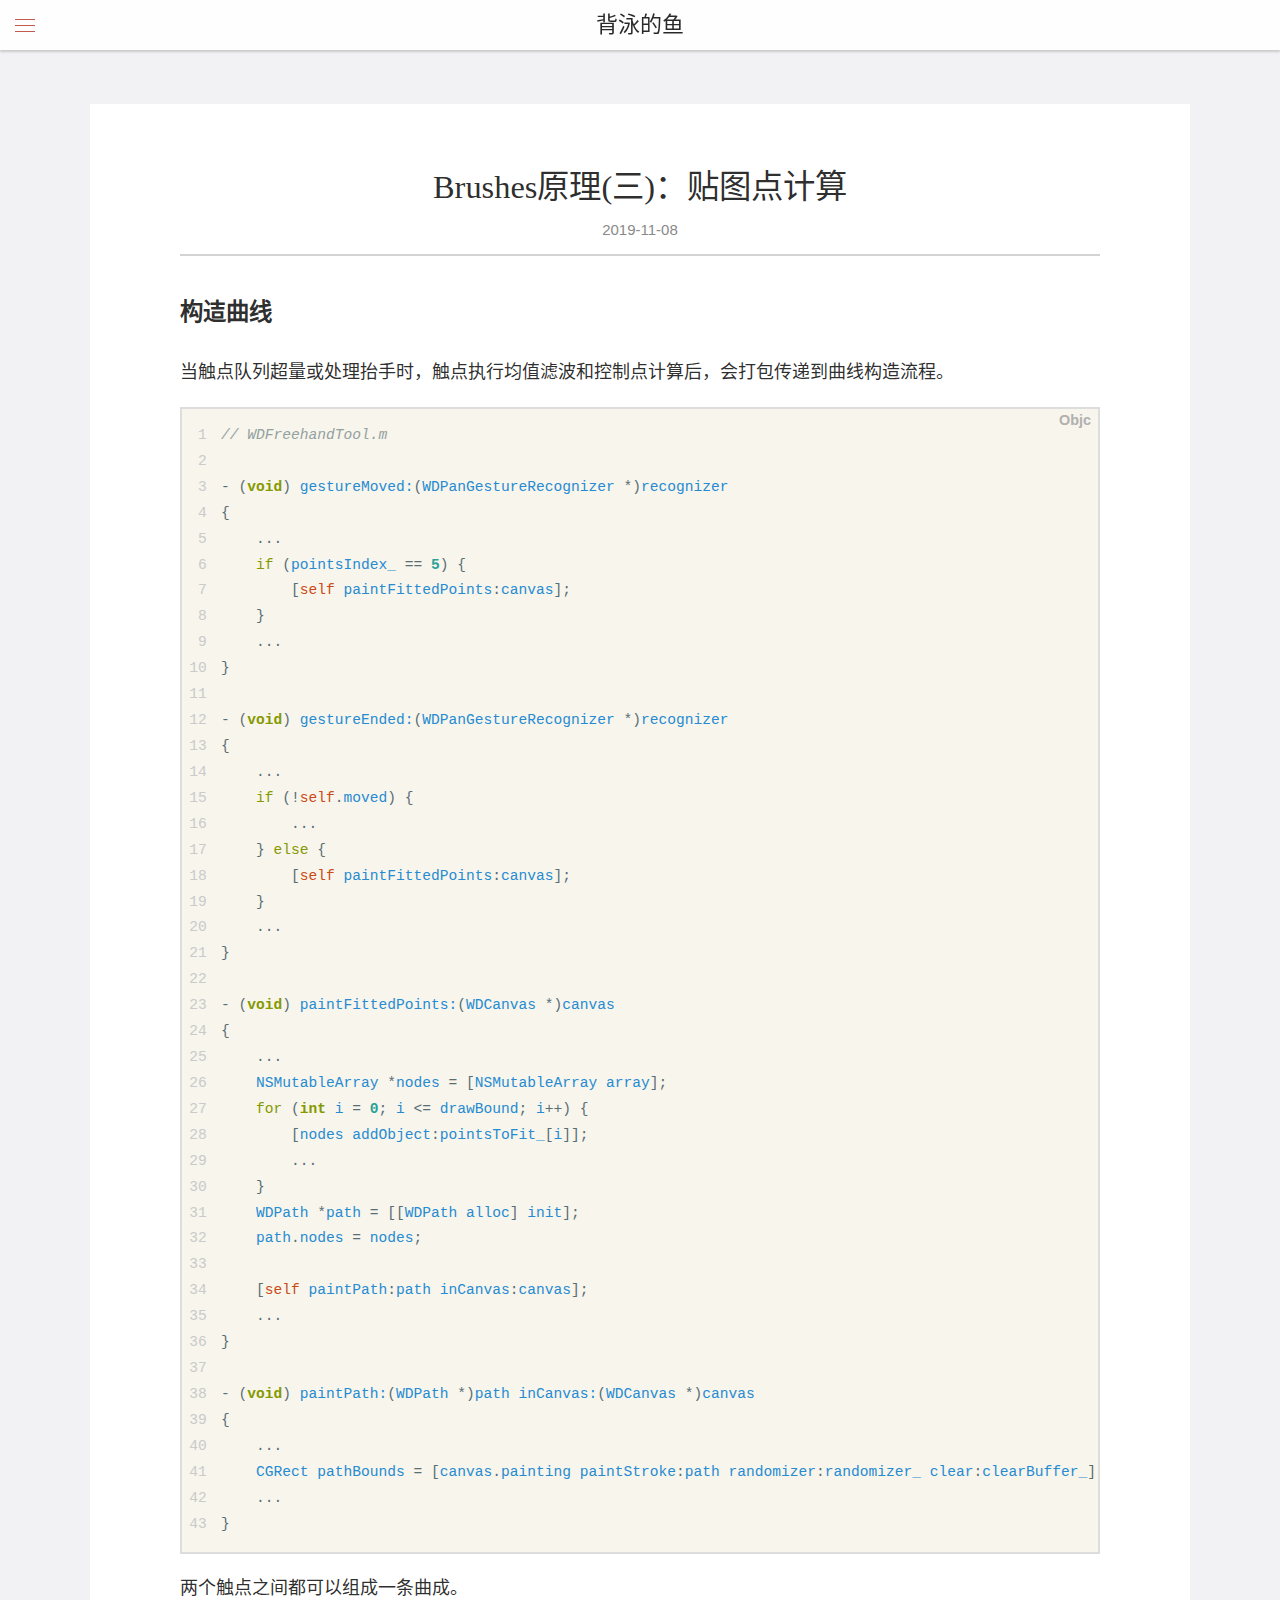
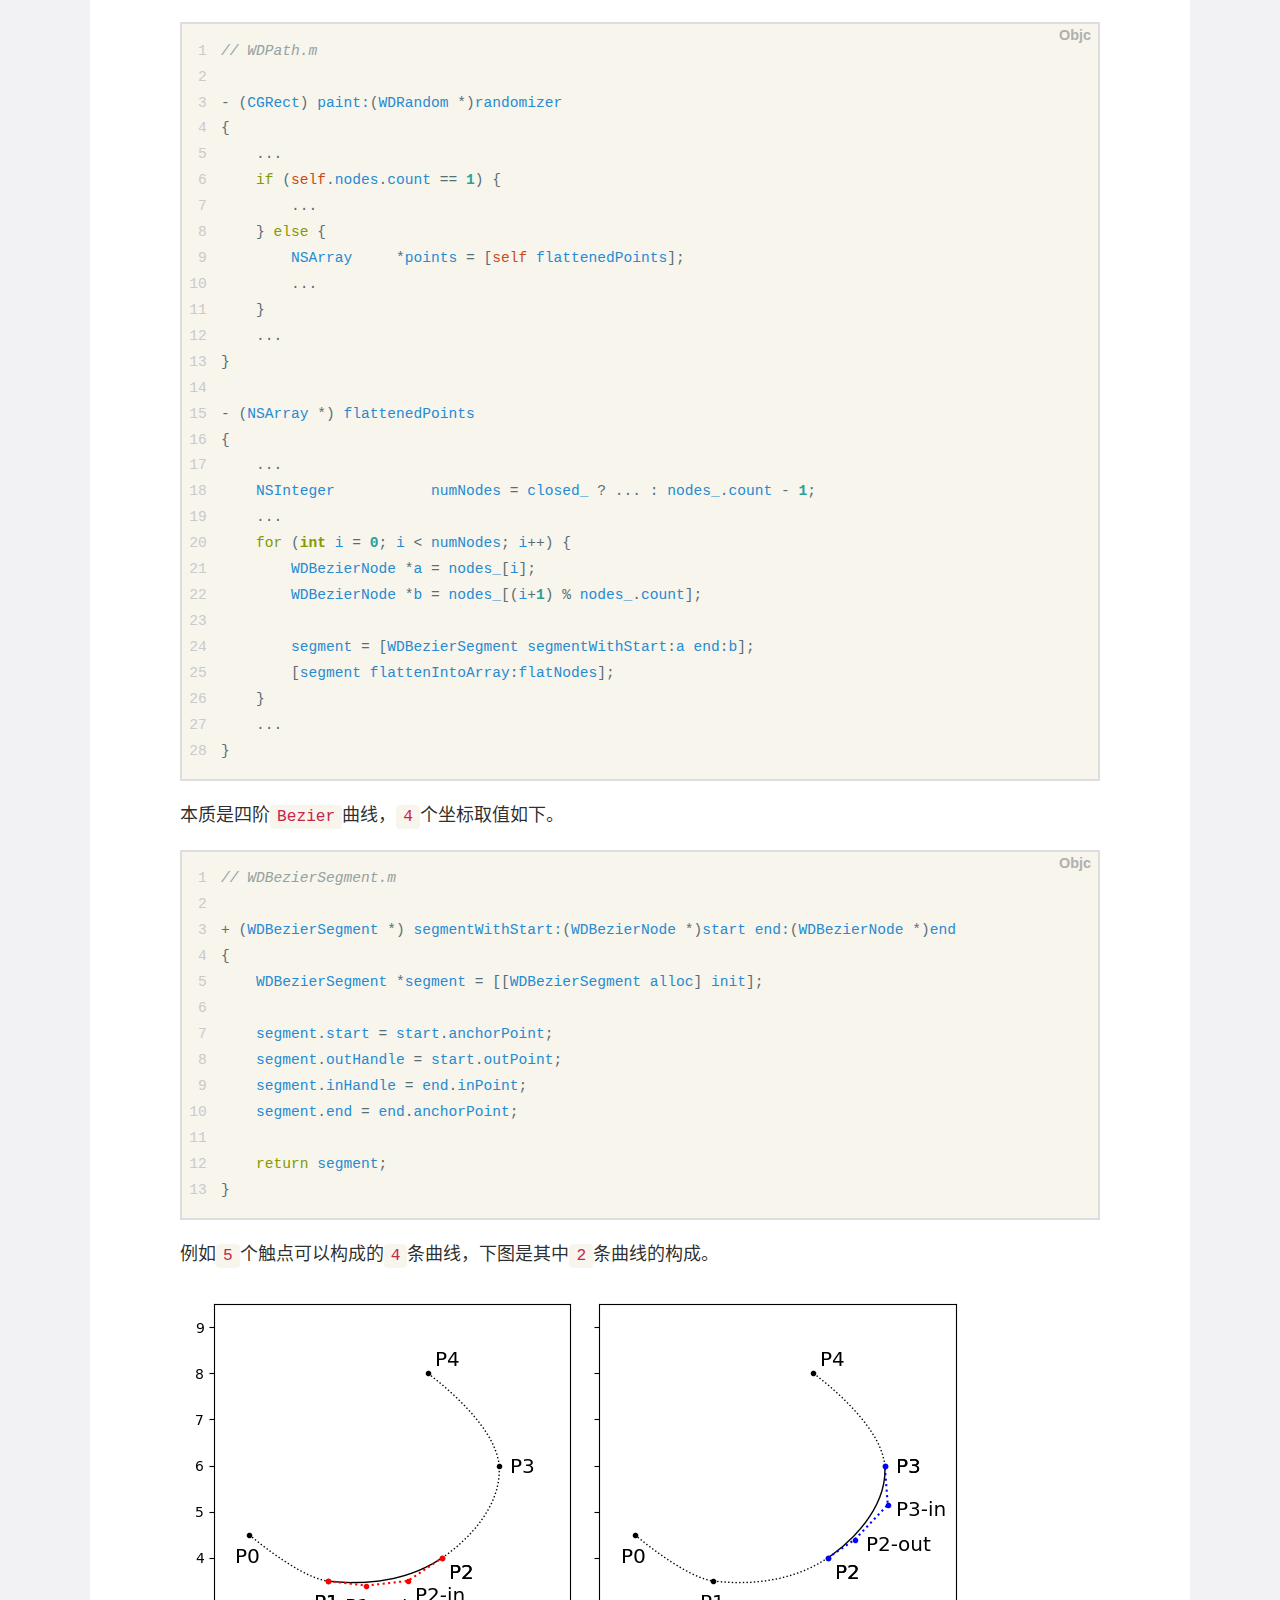
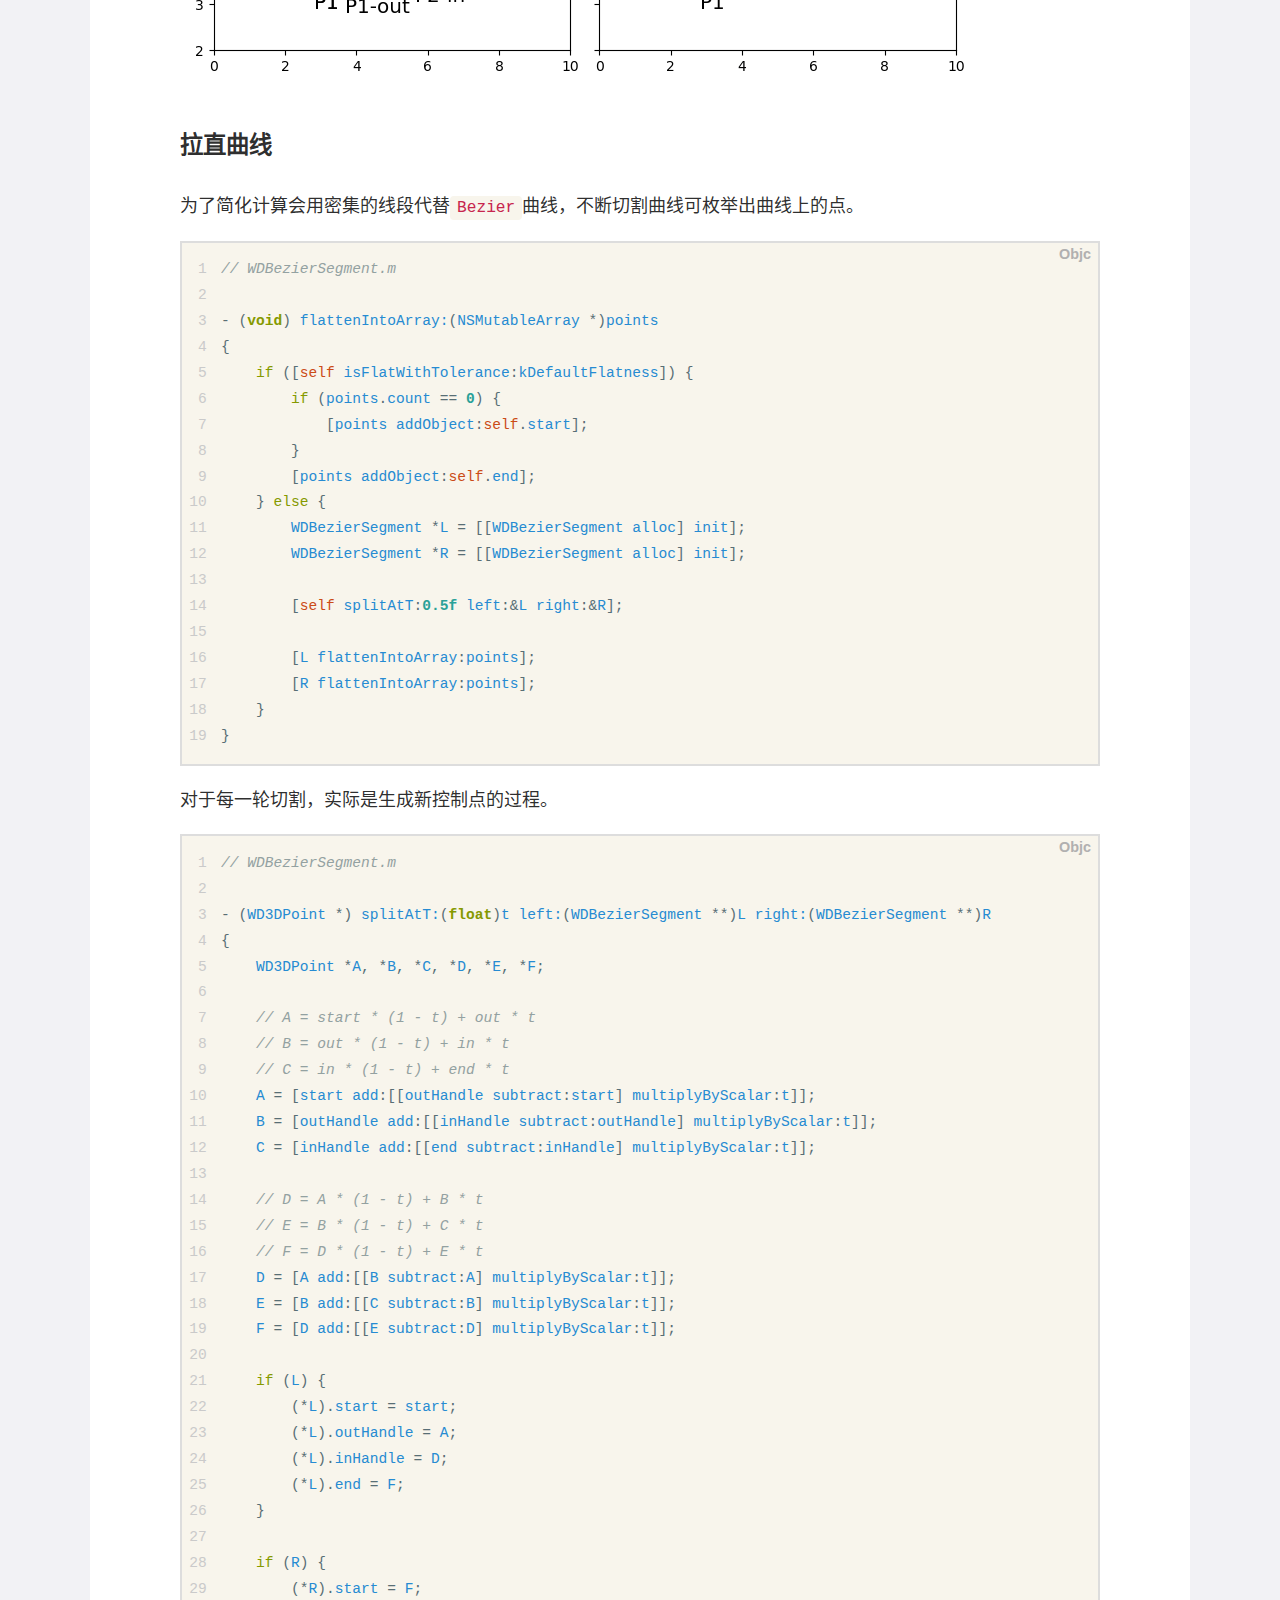
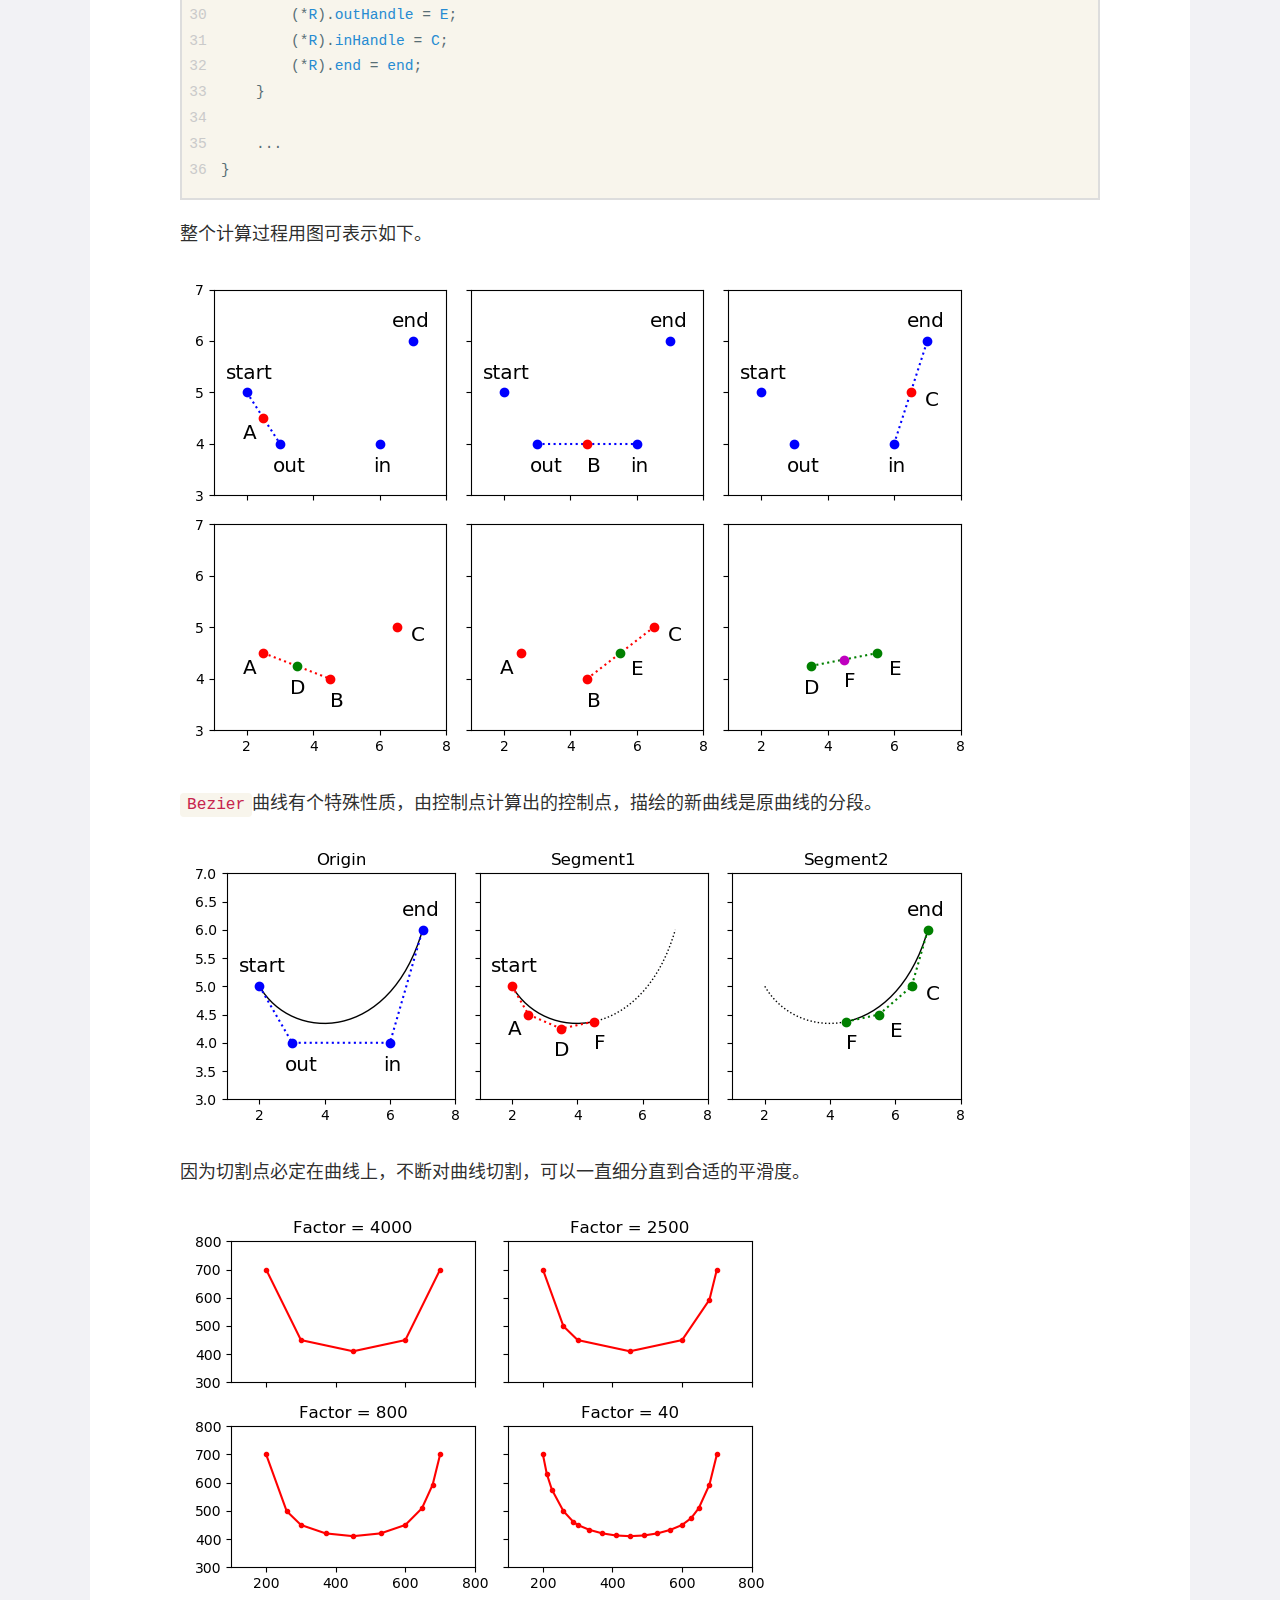
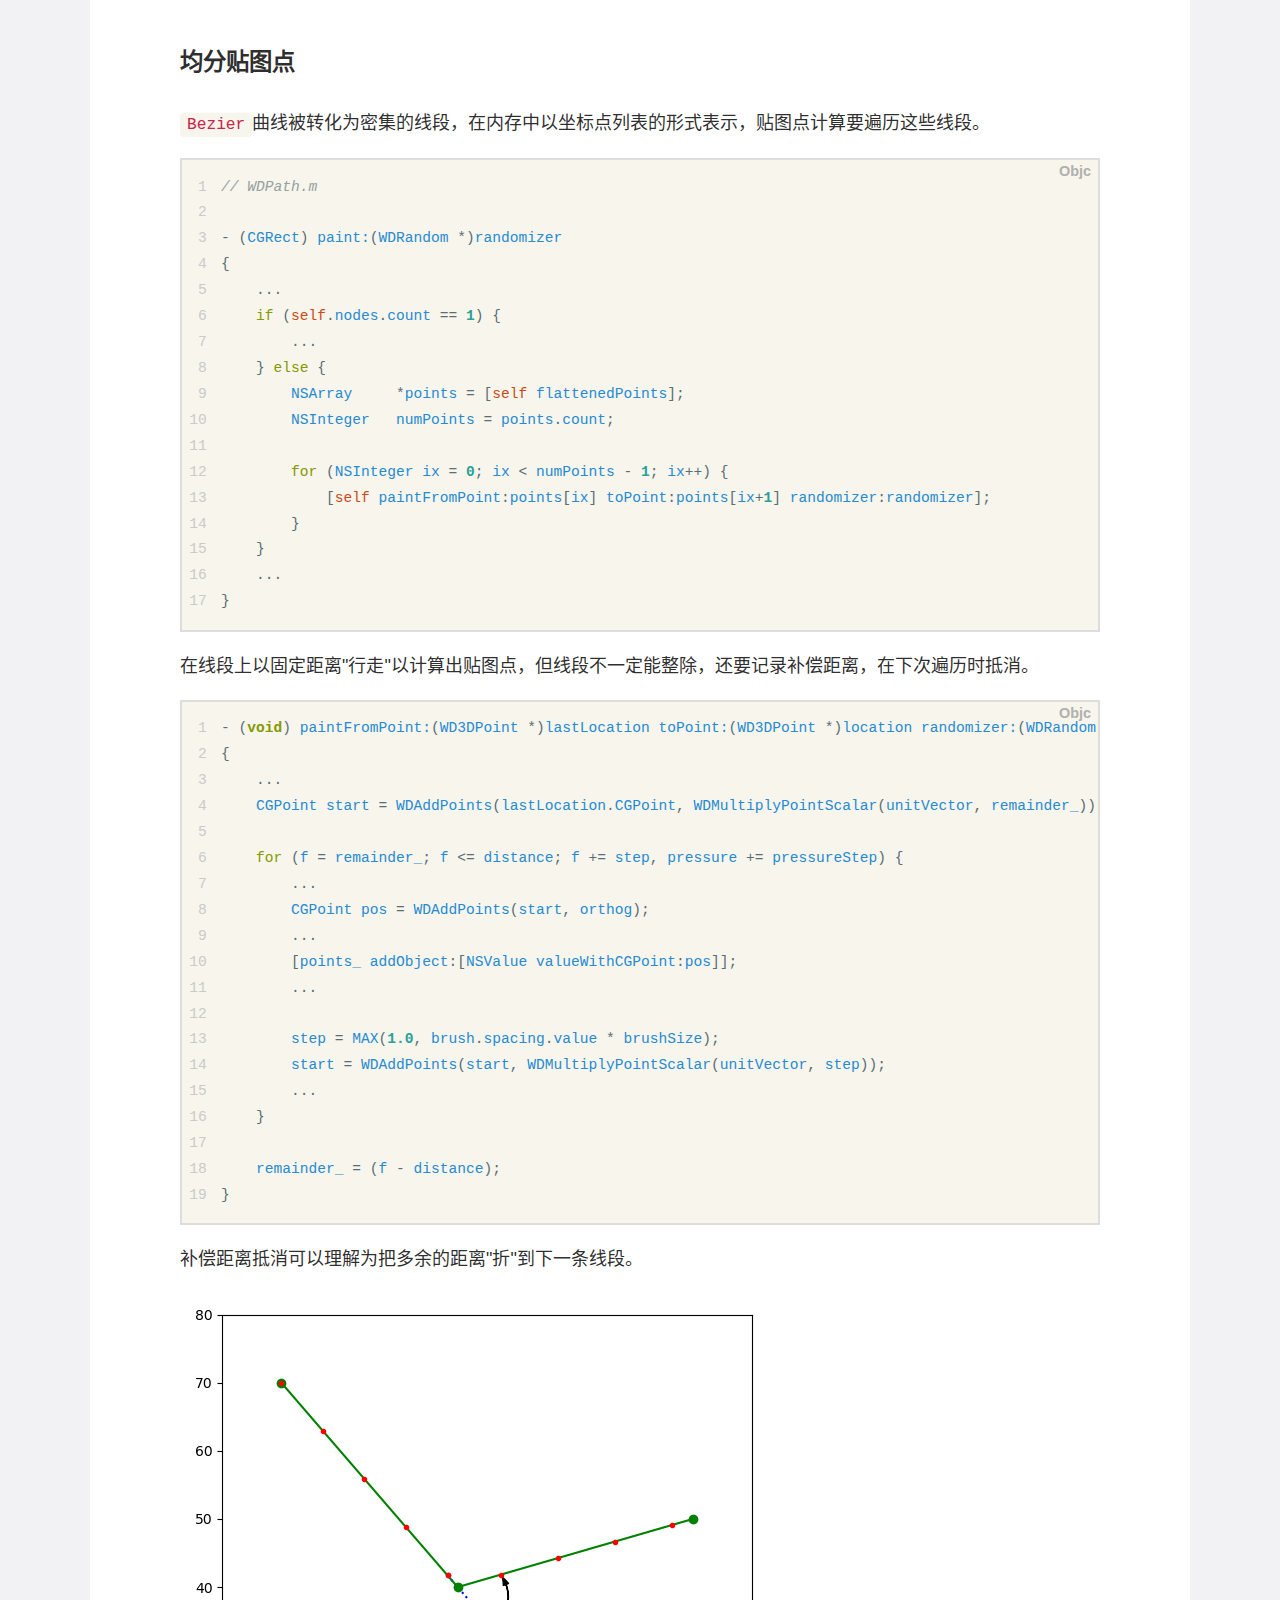
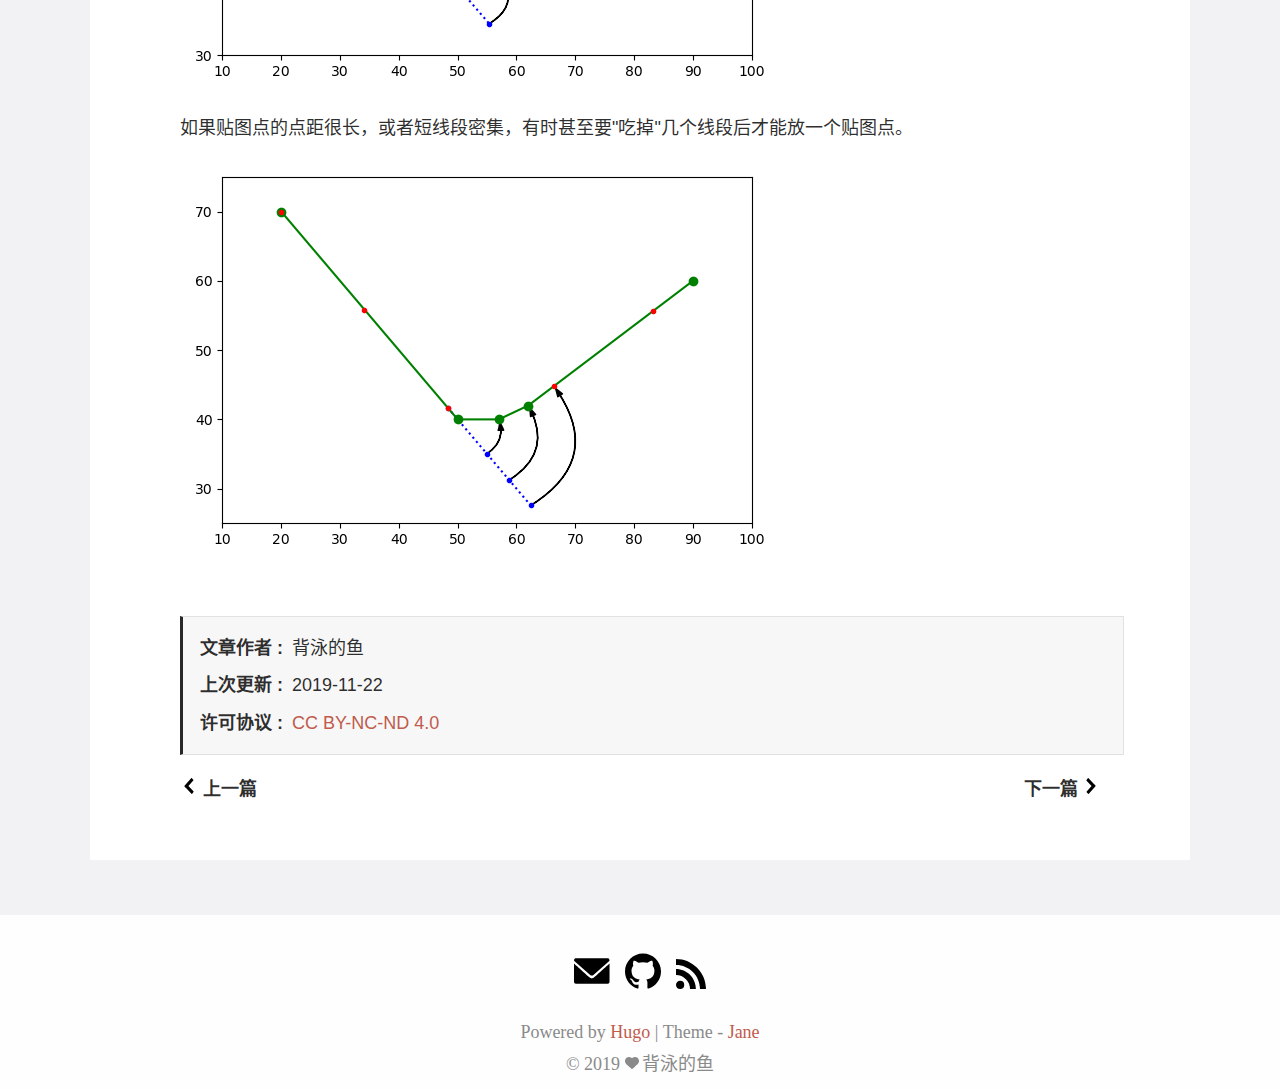
<file: post/inside-brushes/chapter-3/index.html>
<!DOCTYPE html>
<html lang="zh-cn" itemscope itemtype="http://schema.org/WebPage">
<head>
  <meta charset="utf-8">
  <meta http-equiv="X-UA-Compatible" content="IE=edge">
  <title>Brushes原理(三)：贴图点计算 - 背泳的鱼</title>
  

<meta name="renderer" content="webkit" />
<meta name="viewport" content="width=device-width, initial-scale=1, maximum-scale=1"/>

<meta name="MobileOptimized" content="width"/>
<meta name="HandheldFriendly" content="true"/>


<meta name="applicable-device" content="pc,mobile">

<meta name="theme-color" content="#f8f5ec" />
<meta name="msapplication-navbutton-color" content="#f8f5ec">
<meta name="apple-mobile-web-app-capable" content="yes">
<meta name="apple-mobile-web-app-status-bar-style" content="#f8f5ec">

<meta name="mobile-web-app-capable" content="yes">

<meta name="author" content="背泳的鱼" />
  <meta name="description" content="构迼曲线 当触点队列超量或处理抬手时，触点执行均值滤波和控制点计算后，会打包传递到曲线构造流程。 1 2 3 4 5 6 7 8 9 10 11 12 13 14 15 16 17 18 19 20 21 22 23" />







<meta name="generator" content="Hugo 0.61.0" />


<link rel="canonical" href="https://fish47.github.io/post/inside-brushes/chapter-3/" />





<link rel="icon" href="https://fish47.github.io/favicon.ico" />











<link rel="stylesheet" href="https://fish47.github.io/sass/jane.min.0c11137c603ad1664715043cf088cb01bf83a6cf177b1ed9bd3c6b4aba51fc60.css" integrity="sha256-DBETfGA60WZHFQQ88IjLAb&#43;Dps8Xex7ZvTxrSrpR/GA=" media="screen" crossorigin="anonymous">





<meta property="og:title" content="Brushes原理(三)：贴图点计算" />
<meta property="og:description" content="构迼曲线 当触点队列超量或处理抬手时，触点执行均值滤波和控制点计算后，会打包传递到曲线构造流程。 1 2 3 4 5 6 7 8 9 10 11 12 13 14 15 16 17 18 19 20 21 22 23" />
<meta property="og:type" content="article" />
<meta property="og:url" content="https://fish47.github.io/post/inside-brushes/chapter-3/" />
<meta property="article:published_time" content="2019-11-08T00:00:00+00:00" />
<meta property="article:modified_time" content="2019-11-22T08:44:57+08:00" />
<meta itemprop="name" content="Brushes原理(三)：贴图点计算">
<meta itemprop="description" content="构迼曲线 当触点队列超量或处理抬手时，触点执行均值滤波和控制点计算后，会打包传递到曲线构造流程。 1 2 3 4 5 6 7 8 9 10 11 12 13 14 15 16 17 18 19 20 21 22 23">
<meta itemprop="datePublished" content="2019-11-08T00:00:00&#43;00:00" />
<meta itemprop="dateModified" content="2019-11-22T08:44:57&#43;08:00" />
<meta itemprop="wordCount" content="1153">



<meta itemprop="keywords" content="" /><meta name="twitter:card" content="summary"/>
<meta name="twitter:title" content="Brushes原理(三)：贴图点计算"/>
<meta name="twitter:description" content="构迼曲线 当触点队列超量或处理抬手时，触点执行均值滤波和控制点计算后，会打包传递到曲线构造流程。 1 2 3 4 5 6 7 8 9 10 11 12 13 14 15 16 17 18 19 20 21 22 23"/>

<!--[if lte IE 9]>
  <script src="https://cdnjs.cloudflare.com/ajax/libs/classlist/1.1.20170427/classList.min.js"></script>
<![endif]-->

<!--[if lt IE 9]>
  <script src="https://cdn.jsdelivr.net/npm/html5shiv@3.7.3/dist/html5shiv.min.js"></script>
  <script src="https://cdn.jsdelivr.net/npm/respond.js@1.4.2/dest/respond.min.js"></script>
<![endif]-->




</head>
<body>
  <div id="mobile-navbar" class="mobile-navbar">
  <div class="mobile-header-logo">
    <a href="https://fish47.github.io/" class="logo">背泳的鱼</a>
  </div>
  <div class="mobile-navbar-icon">
    <span></span>
    <span></span>
    <span></span>
  </div>
</div>
<nav id="mobile-menu" class="mobile-menu slideout-menu">
  <ul class="mobile-menu-list">
    <li class="mobile-menu-item">
        
          
          
            <a class="menu-item-link" href="https://fish47.github.io/">首页</a>
          
        
      </li><li class="mobile-menu-item">
        
          
          
            <a class="menu-item-link" href="https://fish47.github.io/post/">归档</a>
          
        
      </li><li class="mobile-menu-item">
        
          
          
            <a class="menu-item-link" href="https://fish47.github.io/tags/">标签</a>
          
        
      </li><li class="mobile-menu-item">
        
          
          
            <a class="menu-item-link" href="https://fish47.github.io/categories/">分类</a>
          
        
      </li><li class="mobile-menu-item">
        
          
          
            <a class="menu-item-link" href="https://fish47.github.io/about/">关于</a>
          
        
      </li>
    

    
  </ul>
</nav>


  
    






  <link rel="stylesheet" href="https://fish47.github.io/lib/photoswipe/photoswipe.min.css" />
  <link rel="stylesheet" href="https://fish47.github.io/lib/photoswipe/default-skin/default-skin.min.css" />




<div class="pswp" tabindex="-1" role="dialog" aria-hidden="true">

<div class="pswp__bg"></div>

<div class="pswp__scroll-wrap">
    
    <div class="pswp__container">
      <div class="pswp__item"></div>
      <div class="pswp__item"></div>
      <div class="pswp__item"></div>
    </div>
    
    <div class="pswp__ui pswp__ui--hidden">
    <div class="pswp__top-bar">
      
      <div class="pswp__counter"></div>
      <button class="pswp__button pswp__button--close" title="Close (Esc)"></button>
      <button class="pswp__button pswp__button--share" title="Share"></button>
      <button class="pswp__button pswp__button--fs" title="Toggle fullscreen"></button>
      <button class="pswp__button pswp__button--zoom" title="Zoom in/out"></button>
      
      
      <div class="pswp__preloader">
        <div class="pswp__preloader__icn">
          <div class="pswp__preloader__cut">
            <div class="pswp__preloader__donut"></div>
          </div>
        </div>
      </div>
    </div>
    <div class="pswp__share-modal pswp__share-modal--hidden pswp__single-tap">
      <div class="pswp__share-tooltip"></div>
    </div>
    <button class="pswp__button pswp__button--arrow--left" title="Previous (arrow left)">
    </button>
    <button class="pswp__button pswp__button--arrow--right" title="Next (arrow right)">
    </button>
    <div class="pswp__caption">
      <div class="pswp__caption__center"></div>
    </div>
    </div>
    </div>
</div>

  

  

  

  <header id="header" class="header container">
    <div class="logo-wrapper">
  <a href="https://fish47.github.io/" class="logo">
    
      背泳的鱼
    
  </a>
</div>

<nav class="site-navbar">
  <ul id="menu" class="menu">
    
    
        <li class="menu-item">
        
          
          
            <a class="menu-item-link" href="https://fish47.github.io/">首页</a>
          

        

      </li>
    
        <li class="menu-item">
        
          
          
            <a class="menu-item-link" href="https://fish47.github.io/post/">归档</a>
          

        

      </li>
    
        <li class="menu-item">
        
          
          
            <a class="menu-item-link" href="https://fish47.github.io/tags/">标签</a>
          

        

      </li>
    
        <li class="menu-item">
        
          
          
            <a class="menu-item-link" href="https://fish47.github.io/categories/">分类</a>
          

        

      </li>
    
        <li class="menu-item">
        
          
          
            <a class="menu-item-link" href="https://fish47.github.io/about/">关于</a>
          

        

      </li>
    

    
    

    
  </ul>
</nav>

  </header>

  <div id="mobile-panel">
    <main id="main" class="main bg-llight">
      <div class="content-wrapper">
        <div id="content" class="content container">
          <article class="post bg-white">
    
    <header class="post-header">
      <h1 class="post-title">Brushes原理(三)：贴图点计算</h1>
      
      <div class="post-meta">
        <time datetime="2019-11-08" class="post-time">
          2019-11-08
        </time>
        
        

        
        

        
        
      </div>
    </header>

    
    

    
    <div class="post-content">
      <h3 id="heading">构迼曲线</h3>
<p>当触点队列超量或处理抬手时，触点执行均值滤波和控制点计算后，会打包传递到曲线构造流程。</p>
<div class="highlight"><div class="chroma">
<table class="lntable"><tr><td class="lntd">
<pre class="chroma"><code><span class="lnt"> 1
</span><span class="lnt"> 2
</span><span class="lnt"> 3
</span><span class="lnt"> 4
</span><span class="lnt"> 5
</span><span class="lnt"> 6
</span><span class="lnt"> 7
</span><span class="lnt"> 8
</span><span class="lnt"> 9
</span><span class="lnt">10
</span><span class="lnt">11
</span><span class="lnt">12
</span><span class="lnt">13
</span><span class="lnt">14
</span><span class="lnt">15
</span><span class="lnt">16
</span><span class="lnt">17
</span><span class="lnt">18
</span><span class="lnt">19
</span><span class="lnt">20
</span><span class="lnt">21
</span><span class="lnt">22
</span><span class="lnt">23
</span><span class="lnt">24
</span><span class="lnt">25
</span><span class="lnt">26
</span><span class="lnt">27
</span><span class="lnt">28
</span><span class="lnt">29
</span><span class="lnt">30
</span><span class="lnt">31
</span><span class="lnt">32
</span><span class="lnt">33
</span><span class="lnt">34
</span><span class="lnt">35
</span><span class="lnt">36
</span><span class="lnt">37
</span><span class="lnt">38
</span><span class="lnt">39
</span><span class="lnt">40
</span><span class="lnt">41
</span><span class="lnt">42
</span><span class="lnt">43
</span></code></pre></td>
<td class="lntd">
<pre class="chroma"><code class="language-objc" data-lang="objc"><span class="c1">// WDFreehandTool.m
</span><span class="c1"></span>
<span class="p">-</span> <span class="p">(</span><span class="kt">void</span><span class="p">)</span> <span class="nf">gestureMoved:</span><span class="p">(</span><span class="n">WDPanGestureRecognizer</span> <span class="o">*</span><span class="p">)</span><span class="nv">recognizer</span>
<span class="p">{</span>
    <span class="p">.</span><span class="p">.</span><span class="p">.</span>
    <span class="k">if</span> <span class="p">(</span><span class="n">pointsIndex_</span> <span class="o">=</span><span class="o">=</span> <span class="mi">5</span><span class="p">)</span> <span class="p">{</span>
        <span class="p">[</span><span class="nb">self</span> <span class="nl">paintFittedPoints</span><span class="p">:</span><span class="n">canvas</span><span class="p">]</span><span class="p">;</span>
    <span class="p">}</span>
    <span class="p">.</span><span class="p">.</span><span class="p">.</span>
<span class="p">}</span>

<span class="p">-</span> <span class="p">(</span><span class="kt">void</span><span class="p">)</span> <span class="nf">gestureEnded:</span><span class="p">(</span><span class="n">WDPanGestureRecognizer</span> <span class="o">*</span><span class="p">)</span><span class="nv">recognizer</span>
<span class="p">{</span>
    <span class="p">.</span><span class="p">.</span><span class="p">.</span>
    <span class="k">if</span> <span class="p">(</span><span class="o">!</span><span class="nb">self</span><span class="p">.</span><span class="n">moved</span><span class="p">)</span> <span class="p">{</span>
        <span class="p">.</span><span class="p">.</span><span class="p">.</span>
    <span class="p">}</span> <span class="k">else</span> <span class="p">{</span>
        <span class="p">[</span><span class="nb">self</span> <span class="nl">paintFittedPoints</span><span class="p">:</span><span class="n">canvas</span><span class="p">]</span><span class="p">;</span>
    <span class="p">}</span>
    <span class="p">.</span><span class="p">.</span><span class="p">.</span>
<span class="p">}</span>

<span class="p">-</span> <span class="p">(</span><span class="kt">void</span><span class="p">)</span> <span class="nf">paintFittedPoints:</span><span class="p">(</span><span class="n">WDCanvas</span> <span class="o">*</span><span class="p">)</span><span class="nv">canvas</span>
<span class="p">{</span>
    <span class="p">.</span><span class="p">.</span><span class="p">.</span>
    <span class="n">NSMutableArray</span> <span class="o">*</span><span class="n">nodes</span> <span class="o">=</span> <span class="p">[</span><span class="n">NSMutableArray</span> <span class="n">array</span><span class="p">]</span><span class="p">;</span>
    <span class="k">for</span> <span class="p">(</span><span class="kt">int</span> <span class="n">i</span> <span class="o">=</span> <span class="mi">0</span><span class="p">;</span> <span class="n">i</span> <span class="o">&lt;</span><span class="o">=</span> <span class="n">drawBound</span><span class="p">;</span> <span class="n">i</span><span class="o">+</span><span class="o">+</span><span class="p">)</span> <span class="p">{</span>
        <span class="p">[</span><span class="n">nodes</span> <span class="nl">addObject</span><span class="p">:</span><span class="n">pointsToFit_</span><span class="p">[</span><span class="n">i</span><span class="p">]</span><span class="p">]</span><span class="p">;</span>
        <span class="p">.</span><span class="p">.</span><span class="p">.</span>
    <span class="p">}</span>
    <span class="n">WDPath</span> <span class="o">*</span><span class="n">path</span> <span class="o">=</span> <span class="p">[</span><span class="p">[</span><span class="n">WDPath</span> <span class="n">alloc</span><span class="p">]</span> <span class="n">init</span><span class="p">]</span><span class="p">;</span>
    <span class="n">path</span><span class="p">.</span><span class="n">nodes</span> <span class="o">=</span> <span class="n">nodes</span><span class="p">;</span>

    <span class="p">[</span><span class="nb">self</span> <span class="nl">paintPath</span><span class="p">:</span><span class="n">path</span> <span class="nl">inCanvas</span><span class="p">:</span><span class="n">canvas</span><span class="p">]</span><span class="p">;</span>
    <span class="p">.</span><span class="p">.</span><span class="p">.</span>
<span class="p">}</span>

<span class="p">-</span> <span class="p">(</span><span class="kt">void</span><span class="p">)</span> <span class="nf">paintPath:</span><span class="p">(</span><span class="n">WDPath</span> <span class="o">*</span><span class="p">)</span><span class="nv">path</span> <span class="nf">inCanvas:</span><span class="p">(</span><span class="n">WDCanvas</span> <span class="o">*</span><span class="p">)</span><span class="nv">canvas</span>
<span class="p">{</span>
    <span class="p">.</span><span class="p">.</span><span class="p">.</span>
    <span class="n">CGRect</span> <span class="n">pathBounds</span> <span class="o">=</span> <span class="p">[</span><span class="n">canvas</span><span class="p">.</span><span class="n">painting</span> <span class="nl">paintStroke</span><span class="p">:</span><span class="n">path</span> <span class="nl">randomizer</span><span class="p">:</span><span class="n">randomizer_</span> <span class="nl">clear</span><span class="p">:</span><span class="n">clearBuffer_</span><span class="p">]</span><span class="p">;</span>
    <span class="p">.</span><span class="p">.</span><span class="p">.</span>
<span class="p">}</span>
</code></pre></td></tr></table>
</div>
</div><p>两个触点之间都可以组成一条曲成。</p>
<div class="highlight"><div class="chroma">
<table class="lntable"><tr><td class="lntd">
<pre class="chroma"><code><span class="lnt"> 1
</span><span class="lnt"> 2
</span><span class="lnt"> 3
</span><span class="lnt"> 4
</span><span class="lnt"> 5
</span><span class="lnt"> 6
</span><span class="lnt"> 7
</span><span class="lnt"> 8
</span><span class="lnt"> 9
</span><span class="lnt">10
</span><span class="lnt">11
</span><span class="lnt">12
</span><span class="lnt">13
</span><span class="lnt">14
</span><span class="lnt">15
</span><span class="lnt">16
</span><span class="lnt">17
</span><span class="lnt">18
</span><span class="lnt">19
</span><span class="lnt">20
</span><span class="lnt">21
</span><span class="lnt">22
</span><span class="lnt">23
</span><span class="lnt">24
</span><span class="lnt">25
</span><span class="lnt">26
</span><span class="lnt">27
</span><span class="lnt">28
</span></code></pre></td>
<td class="lntd">
<pre class="chroma"><code class="language-objc" data-lang="objc"><span class="c1">// WDPath.m
</span><span class="c1"></span>
<span class="p">-</span> <span class="p">(</span><span class="n">CGRect</span><span class="p">)</span> <span class="nf">paint:</span><span class="p">(</span><span class="n">WDRandom</span> <span class="o">*</span><span class="p">)</span><span class="nv">randomizer</span>
<span class="p">{</span>
    <span class="p">.</span><span class="p">.</span><span class="p">.</span>
    <span class="k">if</span> <span class="p">(</span><span class="nb">self</span><span class="p">.</span><span class="n">nodes</span><span class="p">.</span><span class="n">count</span> <span class="o">=</span><span class="o">=</span> <span class="mi">1</span><span class="p">)</span> <span class="p">{</span>
        <span class="p">.</span><span class="p">.</span><span class="p">.</span>
    <span class="p">}</span> <span class="k">else</span> <span class="p">{</span>
        <span class="n">NSArray</span>     <span class="o">*</span><span class="n">points</span> <span class="o">=</span> <span class="p">[</span><span class="nb">self</span> <span class="n">flattenedPoints</span><span class="p">]</span><span class="p">;</span>
        <span class="p">.</span><span class="p">.</span><span class="p">.</span>
    <span class="p">}</span>
    <span class="p">.</span><span class="p">.</span><span class="p">.</span>
<span class="p">}</span>

<span class="p">-</span> <span class="p">(</span><span class="n">NSArray</span> <span class="o">*</span><span class="p">)</span> <span class="nf">flattenedPoints</span>
<span class="p">{</span>
    <span class="p">.</span><span class="p">.</span><span class="p">.</span>
    <span class="n">NSInteger</span>           <span class="n">numNodes</span> <span class="o">=</span> <span class="n">closed_</span> <span class="o">?</span> <span class="p">.</span><span class="p">.</span><span class="p">.</span> <span class="o">:</span> <span class="n">nodes_</span><span class="p">.</span><span class="n">count</span> <span class="o">-</span> <span class="mi">1</span><span class="p">;</span>
    <span class="p">.</span><span class="p">.</span><span class="p">.</span>
    <span class="k">for</span> <span class="p">(</span><span class="kt">int</span> <span class="n">i</span> <span class="o">=</span> <span class="mi">0</span><span class="p">;</span> <span class="n">i</span> <span class="o">&lt;</span> <span class="n">numNodes</span><span class="p">;</span> <span class="n">i</span><span class="o">+</span><span class="o">+</span><span class="p">)</span> <span class="p">{</span>
        <span class="n">WDBezierNode</span> <span class="o">*</span><span class="n">a</span> <span class="o">=</span> <span class="n">nodes_</span><span class="p">[</span><span class="n">i</span><span class="p">]</span><span class="p">;</span>
        <span class="n">WDBezierNode</span> <span class="o">*</span><span class="n">b</span> <span class="o">=</span> <span class="n">nodes_</span><span class="p">[</span><span class="p">(</span><span class="n">i</span><span class="o">+</span><span class="mi">1</span><span class="p">)</span> <span class="o">%</span> <span class="n">nodes_</span><span class="p">.</span><span class="n">count</span><span class="p">]</span><span class="p">;</span>

        <span class="n">segment</span> <span class="o">=</span> <span class="p">[</span><span class="n">WDBezierSegment</span> <span class="nl">segmentWithStart</span><span class="p">:</span><span class="n">a</span> <span class="nl">end</span><span class="p">:</span><span class="n">b</span><span class="p">]</span><span class="p">;</span>
        <span class="p">[</span><span class="n">segment</span> <span class="nl">flattenIntoArray</span><span class="p">:</span><span class="n">flatNodes</span><span class="p">]</span><span class="p">;</span>
    <span class="p">}</span>
    <span class="p">.</span><span class="p">.</span><span class="p">.</span>
<span class="p">}</span>
</code></pre></td></tr></table>
</div>
</div><p>本质是四阶<code>Bezier</code>曲线，<code>4</code>个坐标取值如下。</p>
<div class="highlight"><div class="chroma">
<table class="lntable"><tr><td class="lntd">
<pre class="chroma"><code><span class="lnt"> 1
</span><span class="lnt"> 2
</span><span class="lnt"> 3
</span><span class="lnt"> 4
</span><span class="lnt"> 5
</span><span class="lnt"> 6
</span><span class="lnt"> 7
</span><span class="lnt"> 8
</span><span class="lnt"> 9
</span><span class="lnt">10
</span><span class="lnt">11
</span><span class="lnt">12
</span><span class="lnt">13
</span></code></pre></td>
<td class="lntd">
<pre class="chroma"><code class="language-objc" data-lang="objc"><span class="c1">// WDBezierSegment.m
</span><span class="c1"></span>
<span class="p">+</span> <span class="p">(</span><span class="n">WDBezierSegment</span> <span class="o">*</span><span class="p">)</span> <span class="nf">segmentWithStart:</span><span class="p">(</span><span class="n">WDBezierNode</span> <span class="o">*</span><span class="p">)</span><span class="nv">start</span> <span class="nf">end:</span><span class="p">(</span><span class="n">WDBezierNode</span> <span class="o">*</span><span class="p">)</span><span class="nv">end</span>
<span class="p">{</span>
    <span class="n">WDBezierSegment</span> <span class="o">*</span><span class="n">segment</span> <span class="o">=</span> <span class="p">[</span><span class="p">[</span><span class="n">WDBezierSegment</span> <span class="n">alloc</span><span class="p">]</span> <span class="n">init</span><span class="p">]</span><span class="p">;</span>

    <span class="n">segment</span><span class="p">.</span><span class="n">start</span> <span class="o">=</span> <span class="n">start</span><span class="p">.</span><span class="n">anchorPoint</span><span class="p">;</span>
    <span class="n">segment</span><span class="p">.</span><span class="n">outHandle</span> <span class="o">=</span> <span class="n">start</span><span class="p">.</span><span class="n">outPoint</span><span class="p">;</span>
    <span class="n">segment</span><span class="p">.</span><span class="n">inHandle</span> <span class="o">=</span> <span class="n">end</span><span class="p">.</span><span class="n">inPoint</span><span class="p">;</span>
    <span class="n">segment</span><span class="p">.</span><span class="n">end</span> <span class="o">=</span> <span class="n">end</span><span class="p">.</span><span class="n">anchorPoint</span><span class="p">;</span>

    <span class="k">return</span> <span class="n">segment</span><span class="p">;</span>
<span class="p">}</span>
</code></pre></td></tr></table>
</div>
</div><p>例如<code>5</code>个触点可以构成的<code>4</code>条曲线，下图是其中<code>2</code>条曲线的构成。</p>
<p><img src="img/bezier_subcurves.png" alt=""></p>
<h3 id="heading-1">拉直曲线</h3>
<p>为了简化计算会用密集的线段代替<code>Bezier</code>曲线，不断切割曲线可枚举出曲线上的点。</p>
<div class="highlight"><div class="chroma">
<table class="lntable"><tr><td class="lntd">
<pre class="chroma"><code><span class="lnt"> 1
</span><span class="lnt"> 2
</span><span class="lnt"> 3
</span><span class="lnt"> 4
</span><span class="lnt"> 5
</span><span class="lnt"> 6
</span><span class="lnt"> 7
</span><span class="lnt"> 8
</span><span class="lnt"> 9
</span><span class="lnt">10
</span><span class="lnt">11
</span><span class="lnt">12
</span><span class="lnt">13
</span><span class="lnt">14
</span><span class="lnt">15
</span><span class="lnt">16
</span><span class="lnt">17
</span><span class="lnt">18
</span><span class="lnt">19
</span></code></pre></td>
<td class="lntd">
<pre class="chroma"><code class="language-objc" data-lang="objc"><span class="c1">// WDBezierSegment.m
</span><span class="c1"></span>
<span class="p">-</span> <span class="p">(</span><span class="kt">void</span><span class="p">)</span> <span class="nf">flattenIntoArray:</span><span class="p">(</span><span class="n">NSMutableArray</span> <span class="o">*</span><span class="p">)</span><span class="nv">points</span>
<span class="p">{</span>
    <span class="k">if</span> <span class="p">(</span><span class="p">[</span><span class="nb">self</span> <span class="nl">isFlatWithTolerance</span><span class="p">:</span><span class="n">kDefaultFlatness</span><span class="p">]</span><span class="p">)</span> <span class="p">{</span>
        <span class="k">if</span> <span class="p">(</span><span class="n">points</span><span class="p">.</span><span class="n">count</span> <span class="o">=</span><span class="o">=</span> <span class="mi">0</span><span class="p">)</span> <span class="p">{</span>
            <span class="p">[</span><span class="n">points</span> <span class="nl">addObject</span><span class="p">:</span><span class="nb">self</span><span class="p">.</span><span class="n">start</span><span class="p">]</span><span class="p">;</span>
        <span class="p">}</span>
        <span class="p">[</span><span class="n">points</span> <span class="nl">addObject</span><span class="p">:</span><span class="nb">self</span><span class="p">.</span><span class="n">end</span><span class="p">]</span><span class="p">;</span>
    <span class="p">}</span> <span class="k">else</span> <span class="p">{</span>
        <span class="n">WDBezierSegment</span> <span class="o">*</span><span class="n">L</span> <span class="o">=</span> <span class="p">[</span><span class="p">[</span><span class="n">WDBezierSegment</span> <span class="n">alloc</span><span class="p">]</span> <span class="n">init</span><span class="p">]</span><span class="p">;</span>
        <span class="n">WDBezierSegment</span> <span class="o">*</span><span class="n">R</span> <span class="o">=</span> <span class="p">[</span><span class="p">[</span><span class="n">WDBezierSegment</span> <span class="n">alloc</span><span class="p">]</span> <span class="n">init</span><span class="p">]</span><span class="p">;</span>

        <span class="p">[</span><span class="nb">self</span> <span class="nl">splitAtT</span><span class="p">:</span><span class="mf">0.5f</span> <span class="nl">left</span><span class="p">:</span><span class="o">&amp;</span><span class="n">L</span> <span class="nl">right</span><span class="p">:</span><span class="o">&amp;</span><span class="n">R</span><span class="p">]</span><span class="p">;</span>

        <span class="p">[</span><span class="n">L</span> <span class="nl">flattenIntoArray</span><span class="p">:</span><span class="n">points</span><span class="p">]</span><span class="p">;</span>
        <span class="p">[</span><span class="n">R</span> <span class="nl">flattenIntoArray</span><span class="p">:</span><span class="n">points</span><span class="p">]</span><span class="p">;</span>
    <span class="p">}</span>
<span class="p">}</span>
</code></pre></td></tr></table>
</div>
</div><p>对于每一轮切割，实际是生成新控制点的过程。</p>
<div class="highlight"><div class="chroma">
<table class="lntable"><tr><td class="lntd">
<pre class="chroma"><code><span class="lnt"> 1
</span><span class="lnt"> 2
</span><span class="lnt"> 3
</span><span class="lnt"> 4
</span><span class="lnt"> 5
</span><span class="lnt"> 6
</span><span class="lnt"> 7
</span><span class="lnt"> 8
</span><span class="lnt"> 9
</span><span class="lnt">10
</span><span class="lnt">11
</span><span class="lnt">12
</span><span class="lnt">13
</span><span class="lnt">14
</span><span class="lnt">15
</span><span class="lnt">16
</span><span class="lnt">17
</span><span class="lnt">18
</span><span class="lnt">19
</span><span class="lnt">20
</span><span class="lnt">21
</span><span class="lnt">22
</span><span class="lnt">23
</span><span class="lnt">24
</span><span class="lnt">25
</span><span class="lnt">26
</span><span class="lnt">27
</span><span class="lnt">28
</span><span class="lnt">29
</span><span class="lnt">30
</span><span class="lnt">31
</span><span class="lnt">32
</span><span class="lnt">33
</span><span class="lnt">34
</span><span class="lnt">35
</span><span class="lnt">36
</span></code></pre></td>
<td class="lntd">
<pre class="chroma"><code class="language-objc" data-lang="objc"><span class="c1">// WDBezierSegment.m
</span><span class="c1"></span>
<span class="p">-</span> <span class="p">(</span><span class="n">WD3DPoint</span> <span class="o">*</span><span class="p">)</span> <span class="nf">splitAtT:</span><span class="p">(</span><span class="kt">float</span><span class="p">)</span><span class="nv">t</span> <span class="nf">left:</span><span class="p">(</span><span class="n">WDBezierSegment</span> <span class="o">*</span><span class="o">*</span><span class="p">)</span><span class="nv">L</span> <span class="nf">right:</span><span class="p">(</span><span class="n">WDBezierSegment</span> <span class="o">*</span><span class="o">*</span><span class="p">)</span><span class="nv">R</span>
<span class="p">{</span>
    <span class="n">WD3DPoint</span> <span class="o">*</span><span class="n">A</span><span class="p">,</span> <span class="o">*</span><span class="n">B</span><span class="p">,</span> <span class="o">*</span><span class="n">C</span><span class="p">,</span> <span class="o">*</span><span class="n">D</span><span class="p">,</span> <span class="o">*</span><span class="n">E</span><span class="p">,</span> <span class="o">*</span><span class="n">F</span><span class="p">;</span>

    <span class="c1">// A = start * (1 - t) + out * t
</span><span class="c1"></span>    <span class="c1">// B = out * (1 - t) + in * t
</span><span class="c1"></span>    <span class="c1">// C = in * (1 - t) + end * t
</span><span class="c1"></span>    <span class="n">A</span> <span class="o">=</span> <span class="p">[</span><span class="n">start</span> <span class="nl">add</span><span class="p">:</span><span class="p">[</span><span class="p">[</span><span class="n">outHandle</span> <span class="nl">subtract</span><span class="p">:</span><span class="n">start</span><span class="p">]</span> <span class="nl">multiplyByScalar</span><span class="p">:</span><span class="n">t</span><span class="p">]</span><span class="p">]</span><span class="p">;</span>
    <span class="n">B</span> <span class="o">=</span> <span class="p">[</span><span class="n">outHandle</span> <span class="nl">add</span><span class="p">:</span><span class="p">[</span><span class="p">[</span><span class="n">inHandle</span> <span class="nl">subtract</span><span class="p">:</span><span class="n">outHandle</span><span class="p">]</span> <span class="nl">multiplyByScalar</span><span class="p">:</span><span class="n">t</span><span class="p">]</span><span class="p">]</span><span class="p">;</span>
    <span class="n">C</span> <span class="o">=</span> <span class="p">[</span><span class="n">inHandle</span> <span class="nl">add</span><span class="p">:</span><span class="p">[</span><span class="p">[</span><span class="n">end</span> <span class="nl">subtract</span><span class="p">:</span><span class="n">inHandle</span><span class="p">]</span> <span class="nl">multiplyByScalar</span><span class="p">:</span><span class="n">t</span><span class="p">]</span><span class="p">]</span><span class="p">;</span>

    <span class="c1">// D = A * (1 - t) + B * t
</span><span class="c1"></span>    <span class="c1">// E = B * (1 - t) + C * t
</span><span class="c1"></span>    <span class="c1">// F = D * (1 - t) + E * t
</span><span class="c1"></span>    <span class="n">D</span> <span class="o">=</span> <span class="p">[</span><span class="n">A</span> <span class="nl">add</span><span class="p">:</span><span class="p">[</span><span class="p">[</span><span class="n">B</span> <span class="nl">subtract</span><span class="p">:</span><span class="n">A</span><span class="p">]</span> <span class="nl">multiplyByScalar</span><span class="p">:</span><span class="n">t</span><span class="p">]</span><span class="p">]</span><span class="p">;</span>
    <span class="n">E</span> <span class="o">=</span> <span class="p">[</span><span class="n">B</span> <span class="nl">add</span><span class="p">:</span><span class="p">[</span><span class="p">[</span><span class="n">C</span> <span class="nl">subtract</span><span class="p">:</span><span class="n">B</span><span class="p">]</span> <span class="nl">multiplyByScalar</span><span class="p">:</span><span class="n">t</span><span class="p">]</span><span class="p">]</span><span class="p">;</span>
    <span class="n">F</span> <span class="o">=</span> <span class="p">[</span><span class="n">D</span> <span class="nl">add</span><span class="p">:</span><span class="p">[</span><span class="p">[</span><span class="n">E</span> <span class="nl">subtract</span><span class="p">:</span><span class="n">D</span><span class="p">]</span> <span class="nl">multiplyByScalar</span><span class="p">:</span><span class="n">t</span><span class="p">]</span><span class="p">]</span><span class="p">;</span>

    <span class="k">if</span> <span class="p">(</span><span class="n">L</span><span class="p">)</span> <span class="p">{</span>
        <span class="p">(</span><span class="o">*</span><span class="n">L</span><span class="p">)</span><span class="p">.</span><span class="n">start</span> <span class="o">=</span> <span class="n">start</span><span class="p">;</span>
        <span class="p">(</span><span class="o">*</span><span class="n">L</span><span class="p">)</span><span class="p">.</span><span class="n">outHandle</span> <span class="o">=</span> <span class="n">A</span><span class="p">;</span>
        <span class="p">(</span><span class="o">*</span><span class="n">L</span><span class="p">)</span><span class="p">.</span><span class="n">inHandle</span> <span class="o">=</span> <span class="n">D</span><span class="p">;</span>
        <span class="p">(</span><span class="o">*</span><span class="n">L</span><span class="p">)</span><span class="p">.</span><span class="n">end</span> <span class="o">=</span> <span class="n">F</span><span class="p">;</span>
    <span class="p">}</span>

    <span class="k">if</span> <span class="p">(</span><span class="n">R</span><span class="p">)</span> <span class="p">{</span>
        <span class="p">(</span><span class="o">*</span><span class="n">R</span><span class="p">)</span><span class="p">.</span><span class="n">start</span> <span class="o">=</span> <span class="n">F</span><span class="p">;</span>
        <span class="p">(</span><span class="o">*</span><span class="n">R</span><span class="p">)</span><span class="p">.</span><span class="n">outHandle</span> <span class="o">=</span> <span class="n">E</span><span class="p">;</span>
        <span class="p">(</span><span class="o">*</span><span class="n">R</span><span class="p">)</span><span class="p">.</span><span class="n">inHandle</span> <span class="o">=</span> <span class="n">C</span><span class="p">;</span>
        <span class="p">(</span><span class="o">*</span><span class="n">R</span><span class="p">)</span><span class="p">.</span><span class="n">end</span> <span class="o">=</span> <span class="n">end</span><span class="p">;</span>
    <span class="p">}</span>

    <span class="p">.</span><span class="p">.</span><span class="p">.</span>
<span class="p">}</span>
</code></pre></td></tr></table>
</div>
</div><p>整个计算过程用图可表示如下。</p>
<p><img src="img/bezier_divide_step.png" alt=""></p>
<p><code>Bezier</code>曲线有个特殊性质，由控制点计算出的控制点，描绘的新曲线是原曲线的分段。</p>
<p><img src="img/bezier_split_overview.png" alt=""></p>
<p>因为切割点必定在曲线上，不断对曲线切割，可以一直细分直到合适的平滑度。</p>
<p><img src="img/bezier_split_factor.png" alt=""></p>
<h3 id="heading-2">均分贴图点</h3>
<p><code>Bezier</code>曲线被转化为密集的线段，在内存中以坐标点列表的形式表示，贴图点计算要遍历这些线段。</p>
<div class="highlight"><div class="chroma">
<table class="lntable"><tr><td class="lntd">
<pre class="chroma"><code><span class="lnt"> 1
</span><span class="lnt"> 2
</span><span class="lnt"> 3
</span><span class="lnt"> 4
</span><span class="lnt"> 5
</span><span class="lnt"> 6
</span><span class="lnt"> 7
</span><span class="lnt"> 8
</span><span class="lnt"> 9
</span><span class="lnt">10
</span><span class="lnt">11
</span><span class="lnt">12
</span><span class="lnt">13
</span><span class="lnt">14
</span><span class="lnt">15
</span><span class="lnt">16
</span><span class="lnt">17
</span></code></pre></td>
<td class="lntd">
<pre class="chroma"><code class="language-objc" data-lang="objc"><span class="c1">// WDPath.m
</span><span class="c1"></span>
<span class="p">-</span> <span class="p">(</span><span class="n">CGRect</span><span class="p">)</span> <span class="nf">paint:</span><span class="p">(</span><span class="n">WDRandom</span> <span class="o">*</span><span class="p">)</span><span class="nv">randomizer</span>
<span class="p">{</span>
    <span class="p">.</span><span class="p">.</span><span class="p">.</span>
    <span class="k">if</span> <span class="p">(</span><span class="nb">self</span><span class="p">.</span><span class="n">nodes</span><span class="p">.</span><span class="n">count</span> <span class="o">=</span><span class="o">=</span> <span class="mi">1</span><span class="p">)</span> <span class="p">{</span>
        <span class="p">.</span><span class="p">.</span><span class="p">.</span>
    <span class="p">}</span> <span class="k">else</span> <span class="p">{</span>
        <span class="n">NSArray</span>     <span class="o">*</span><span class="n">points</span> <span class="o">=</span> <span class="p">[</span><span class="nb">self</span> <span class="n">flattenedPoints</span><span class="p">]</span><span class="p">;</span>
        <span class="n">NSInteger</span>   <span class="n">numPoints</span> <span class="o">=</span> <span class="n">points</span><span class="p">.</span><span class="n">count</span><span class="p">;</span>

        <span class="k">for</span> <span class="p">(</span><span class="n">NSInteger</span> <span class="n">ix</span> <span class="o">=</span> <span class="mi">0</span><span class="p">;</span> <span class="n">ix</span> <span class="o">&lt;</span> <span class="n">numPoints</span> <span class="o">-</span> <span class="mi">1</span><span class="p">;</span> <span class="n">ix</span><span class="o">+</span><span class="o">+</span><span class="p">)</span> <span class="p">{</span>
            <span class="p">[</span><span class="nb">self</span> <span class="nl">paintFromPoint</span><span class="p">:</span><span class="n">points</span><span class="p">[</span><span class="n">ix</span><span class="p">]</span> <span class="nl">toPoint</span><span class="p">:</span><span class="n">points</span><span class="p">[</span><span class="n">ix</span><span class="o">+</span><span class="mi">1</span><span class="p">]</span> <span class="nl">randomizer</span><span class="p">:</span><span class="n">randomizer</span><span class="p">]</span><span class="p">;</span>
        <span class="p">}</span>
    <span class="p">}</span>
    <span class="p">.</span><span class="p">.</span><span class="p">.</span>
<span class="p">}</span>
</code></pre></td></tr></table>
</div>
</div><p>在线段上以固定距离&quot;行走&quot;以计算出贴图点，但线段不一定能整除，还要记录补偿距离，在下次遍历时抵消。</p>
<div class="highlight"><div class="chroma">
<table class="lntable"><tr><td class="lntd">
<pre class="chroma"><code><span class="lnt"> 1
</span><span class="lnt"> 2
</span><span class="lnt"> 3
</span><span class="lnt"> 4
</span><span class="lnt"> 5
</span><span class="lnt"> 6
</span><span class="lnt"> 7
</span><span class="lnt"> 8
</span><span class="lnt"> 9
</span><span class="lnt">10
</span><span class="lnt">11
</span><span class="lnt">12
</span><span class="lnt">13
</span><span class="lnt">14
</span><span class="lnt">15
</span><span class="lnt">16
</span><span class="lnt">17
</span><span class="lnt">18
</span><span class="lnt">19
</span></code></pre></td>
<td class="lntd">
<pre class="chroma"><code class="language-objc" data-lang="objc"><span class="p">-</span> <span class="p">(</span><span class="kt">void</span><span class="p">)</span> <span class="nf">paintFromPoint:</span><span class="p">(</span><span class="n">WD3DPoint</span> <span class="o">*</span><span class="p">)</span><span class="nv">lastLocation</span> <span class="nf">toPoint:</span><span class="p">(</span><span class="n">WD3DPoint</span> <span class="o">*</span><span class="p">)</span><span class="nv">location</span> <span class="nf">randomizer:</span><span class="p">(</span><span class="n">WDRandom</span> <span class="o">*</span><span class="p">)</span><span class="nv">randomizer</span>
<span class="p">{</span>
    <span class="p">.</span><span class="p">.</span><span class="p">.</span>
    <span class="n">CGPoint</span> <span class="n">start</span> <span class="o">=</span> <span class="n">WDAddPoints</span><span class="p">(</span><span class="n">lastLocation</span><span class="p">.</span><span class="n">CGPoint</span><span class="p">,</span> <span class="n">WDMultiplyPointScalar</span><span class="p">(</span><span class="n">unitVector</span><span class="p">,</span> <span class="n">remainder_</span><span class="p">)</span><span class="p">)</span><span class="p">;</span>

    <span class="k">for</span> <span class="p">(</span><span class="n">f</span> <span class="o">=</span> <span class="n">remainder_</span><span class="p">;</span> <span class="n">f</span> <span class="o">&lt;</span><span class="o">=</span> <span class="n">distance</span><span class="p">;</span> <span class="n">f</span> <span class="o">+</span><span class="o">=</span> <span class="n">step</span><span class="p">,</span> <span class="n">pressure</span> <span class="o">+</span><span class="o">=</span> <span class="n">pressureStep</span><span class="p">)</span> <span class="p">{</span>
        <span class="p">.</span><span class="p">.</span><span class="p">.</span>
        <span class="n">CGPoint</span> <span class="n">pos</span> <span class="o">=</span> <span class="n">WDAddPoints</span><span class="p">(</span><span class="n">start</span><span class="p">,</span> <span class="n">orthog</span><span class="p">)</span><span class="p">;</span>
        <span class="p">.</span><span class="p">.</span><span class="p">.</span>
        <span class="p">[</span><span class="n">points_</span> <span class="nl">addObject</span><span class="p">:</span><span class="p">[</span><span class="n">NSValue</span> <span class="nl">valueWithCGPoint</span><span class="p">:</span><span class="n">pos</span><span class="p">]</span><span class="p">]</span><span class="p">;</span>
        <span class="p">.</span><span class="p">.</span><span class="p">.</span>

        <span class="n">step</span> <span class="o">=</span> <span class="n">MAX</span><span class="p">(</span><span class="mf">1.0</span><span class="p">,</span> <span class="n">brush</span><span class="p">.</span><span class="n">spacing</span><span class="p">.</span><span class="n">value</span> <span class="o">*</span> <span class="n">brushSize</span><span class="p">)</span><span class="p">;</span>
        <span class="n">start</span> <span class="o">=</span> <span class="n">WDAddPoints</span><span class="p">(</span><span class="n">start</span><span class="p">,</span> <span class="n">WDMultiplyPointScalar</span><span class="p">(</span><span class="n">unitVector</span><span class="p">,</span> <span class="n">step</span><span class="p">)</span><span class="p">)</span><span class="p">;</span>
        <span class="p">.</span><span class="p">.</span><span class="p">.</span>
    <span class="p">}</span>

    <span class="n">remainder_</span> <span class="o">=</span> <span class="p">(</span><span class="n">f</span> <span class="o">-</span> <span class="n">distance</span><span class="p">)</span><span class="p">;</span>
<span class="p">}</span>
</code></pre></td></tr></table>
</div>
</div><p>补偿距离抵消可以理解为把多余的距离&quot;折&quot;到下一条线段。</p>
<p><img src="img/stamp_remainder.png" alt=""></p>
<p>如果贴图点的点距很长，或者短线段密集，有时甚至要&quot;吃掉&quot;几个线段后才能放一个贴图点。</p>
<p><img src="img/stamp_short_segments.png" alt=""></p>

    </div>

    
    
<div class="post-copyright">
  <p class="copyright-item">
    <span class="item-title">文章作者</span>
    <span class="item-content">背泳的鱼</span>
  </p>
  <p class="copyright-item">
    <span class="item-title">上次更新</span>
    <span class="item-content">
      2019-11-22
      
        
        
      
    </span>
  </p>
  
  <p class="copyright-item">
    <span class="item-title">许可协议</span>
    <span class="item-content"><a rel="license noopener" href="https://creativecommons.org/licenses/by-nc-nd/4.0/" target="_blank">CC BY-NC-ND 4.0</a></span>
  </p>
</div>


    
    

    <footer class="post-footer">
      

      
      <nav class="post-nav">
        
          <a class="prev" href="https://fish47.github.io/post/inside-brushes/chapter-4/">
            
            <i class="iconfont">
              <svg  class="icon" viewBox="0 0 1024 1024" version="1.1"
  xmlns="http://www.w3.org/2000/svg" xmlns:xlink="http://www.w3.org/1999/xlink"
  width="18" height="18">
  <path d="M691.908486 949.511495l75.369571-89.491197c10.963703-12.998035 10.285251-32.864502-1.499144-44.378743L479.499795 515.267417 757.434875 204.940602c11.338233-12.190647 11.035334-32.285311-0.638543-44.850487l-80.46666-86.564541c-11.680017-12.583596-30.356378-12.893658-41.662889-0.716314L257.233596 494.235404c-11.332093 12.183484-11.041474 32.266891 0.657986 44.844348l80.46666 86.564541c1.772366 1.910513 3.706415 3.533476 5.750981 4.877077l306.620399 321.703933C662.505829 963.726242 680.945807 962.528973 691.908486 949.511495z"></path>
</svg>

            </i>
            <span class="prev-text nav-default">Brushes原理(四)：顶点计算</span>
            <span class="prev-text nav-mobile">上一篇</span>
          </a>
        
          <a class="next" href="https://fish47.github.io/post/inside-brushes/chapter-2/">
            <span class="next-text nav-default">Brushes原理(二)：触点处理</span>
            <span class="prev-text nav-mobile">下一篇</span>
            
            <i class="iconfont">
              <svg class="icon" viewBox="0 0 1024 1024" version="1.1"
  xmlns="http://www.w3.org/2000/svg" xmlns:xlink="http://www.w3.org/1999/xlink"
  width="18" height="18">
  <path d="M332.091514 74.487481l-75.369571 89.491197c-10.963703 12.998035-10.285251 32.864502 1.499144 44.378743l286.278095 300.375162L266.565125 819.058374c-11.338233 12.190647-11.035334 32.285311 0.638543 44.850487l80.46666 86.564541c11.680017 12.583596 30.356378 12.893658 41.662889 0.716314l377.434212-421.426145c11.332093-12.183484 11.041474-32.266891-0.657986-44.844348l-80.46666-86.564541c-1.772366-1.910513-3.706415-3.533476-5.750981-4.877077L373.270379 71.774697C361.493148 60.273758 343.054193 61.470003 332.091514 74.487481z"></path>
</svg>

            </i>
          </a>
      </nav>
    </footer>
  </article>

  
  

  
  

  

  
  

  

  

  

    

  

        </div>
      </div>
    </main>

    <footer id="footer" class="footer">
      <div class="icon-links">
  
  
    <a href="fish47@126.com" rel="me noopener" class="iconfont"
      title="email"  target="_blank"
      >
      <svg class="icon" viewBox="0 0 1451 1024" version="1.1"
  xmlns="http://www.w3.org/2000/svg" xmlns:xlink="http://www.w3.org/1999/xlink"
  width="36" height="36">
  <path d="M664.781909 681.472759 0 97.881301C0 3.997201 71.046997 0 71.046997 0L474.477909 0 961.649408 0 1361.641813 0C1361.641813 0 1432.688811 3.997201 1432.688811 97.881301L771.345323 681.472759C771.345323 681.472759 764.482731 685.154773 753.594283 688.65053L753.594283 688.664858C741.602731 693.493018 729.424896 695.068979 718.077952 694.839748 706.731093 695.068979 694.553173 693.493018 682.561621 688.664858L682.561621 688.65053C671.644501 685.140446 664.781909 681.472759 664.781909 681.472759L664.781909 681.472759ZM718.063616 811.603883C693.779541 811.016482 658.879232 802.205449 619.10784 767.734955 542.989056 701.759633 0 212.052267 0 212.052267L0 942.809523C0 942.809523 0 1024 83.726336 1024L682.532949 1024 753.579947 1024 1348.948139 1024C1432.688811 1024 1432.688811 942.809523 1432.688811 942.809523L1432.688811 212.052267C1432.688811 212.052267 893.138176 701.759633 817.019477 767.734955 777.248 802.205449 742.347691 811.03081 718.063616 811.603883L718.063616 811.603883Z"></path>
</svg>

    </a>
  
    <a href="http://github.com/fish47" rel="me noopener" class="iconfont"
      title="github"  target="_blank"
      >
      <svg class="icon" style="" viewBox="0 0 1024 1024" version="1.1"
  xmlns="http://www.w3.org/2000/svg" xmlns:xlink="http://www.w3.org/1999/xlink"
  width="36" height="36">
  <path d="M512 12.672c-282.88 0-512 229.248-512 512 0 226.261333 146.688 418.133333 350.08 485.76 25.6 4.821333 34.986667-11.008 34.986667-24.618667 0-12.16-0.426667-44.373333-0.64-87.04-142.421333 30.890667-172.458667-68.693333-172.458667-68.693333C188.672 770.986667 155.008 755.2 155.008 755.2c-46.378667-31.744 3.584-31.104 3.584-31.104 51.413333 3.584 78.421333 52.736 78.421333 52.736 45.653333 78.293333 119.850667 55.68 149.12 42.581333 4.608-33.109333 17.792-55.68 32.426667-68.48-113.706667-12.8-233.216-56.832-233.216-253.013333 0-55.893333 19.84-101.546667 52.693333-137.386667-5.76-12.928-23.04-64.981333 4.48-135.509333 0 0 42.88-13.738667 140.8 52.48 40.96-11.392 84.48-17.024 128-17.28 43.52 0.256 87.04 5.888 128 17.28 97.28-66.218667 140.16-52.48 140.16-52.48 27.52 70.528 10.24 122.581333 5.12 135.509333 32.64 35.84 52.48 81.493333 52.48 137.386667 0 196.693333-119.68 240-233.6 252.586667 17.92 15.36 34.56 46.762667 34.56 94.72 0 68.522667-0.64 123.562667-0.64 140.202666 0 13.44 8.96 29.44 35.2 24.32C877.44 942.592 1024 750.592 1024 524.672c0-282.752-229.248-512-512-512"></path>
</svg>

    </a>


<a href="https://fish47.github.io/index.xml" rel="noopener alternate" type="application/rss&#43;xml"
    class="iconfont" title="rss" target="_blank">
    <svg class="icon" viewBox="0 0 1024 1024" version="1.1"
  xmlns="http://www.w3.org/2000/svg" xmlns:xlink="http://www.w3.org/1999/xlink"
  width="30" height="30">
  <path d="M819.157333 1024C819.157333 574.592 449.408 204.8 0 204.8V0c561.706667 0 1024 462.293333 1024 1024h-204.842667zM140.416 743.04a140.8 140.8 0 0 1 140.501333 140.586667A140.928 140.928 0 0 1 140.074667 1024C62.72 1024 0 961.109333 0 883.626667s62.933333-140.544 140.416-140.586667zM678.784 1024h-199.04c0-263.210667-216.533333-479.786667-479.744-479.786667V345.173333c372.352 0 678.784 306.517333 678.784 678.826667z"></path>
</svg>

  </a>
   
</div>

<div class="copyright">
  <span class="power-by">
    Powered by <a class="hexo-link" href="https://gohugo.io">Hugo</a>
  </span>
  <span class="division">|</span>
  <span class="theme-info">
    Theme - <a class="theme-link" href="https://github.com/xianmin/hugo-theme-jane">Jane</a>
  </span>

  <span class="copyright-year">
    &copy;
    2019
    <span class="heart">
      
      <i class="iconfont">
        <svg class="icon" viewBox="0 0 1025 1024" version="1.1"
  xmlns="http://www.w3.org/2000/svg" xmlns:xlink="http://www.w3.org/1999/xlink"
  width="14" height="14">
  <path d="M1000.1 247.9c-15.5-37.3-37.6-70.6-65.7-98.9-54.4-54.8-125.8-85-201-85-85.7 0-166 39-221.4 107.4C456.6 103 376.3 64 290.6 64c-75.1 0-146.5 30.4-201.1 85.6-28.2 28.5-50.4 61.9-65.8 99.3-16 38.8-24 79.9-23.6 122.2 0.7 91.7 40.1 177.2 108.1 234.8 3.1 2.6 6 5.1 8.9 7.8 14.9 13.4 58 52.8 112.6 102.7 93.5 85.5 209.9 191.9 257.5 234.2 7 6.1 15.8 9.5 24.9 9.5 9.2 0 18.1-3.4 24.9-9.5 34.5-30.7 105.8-95.9 181.4-165 74.2-67.8 150.9-138 195.8-178.2 69.5-57.9 109.6-144.4 109.9-237.3 0.1-42.5-8-83.6-24-122.2z"
   fill="#8a8a8a"></path>
</svg>

      </i>
    </span><span class="author">
        背泳的鱼
        
      </span></span>

  
  

  
</div>

    </footer>

    <div class="back-to-top" id="back-to-top">
      <i class="iconfont">
        
        <svg class="icon" viewBox="0 0 1024 1024" version="1.1"
  xmlns="http://www.w3.org/2000/svg" xmlns:xlink="http://www.w3.org/1999/xlink"
  width="35" height="35">
  <path d="M510.866688 227.694839 95.449397 629.218702l235.761562 0-2.057869 328.796468 362.40389 0L691.55698 628.188232l241.942331-3.089361L510.866688 227.694839zM63.840492 63.962777l894.052392 0 0 131.813095L63.840492 195.775872 63.840492 63.962777 63.840492 63.962777zM63.840492 63.962777"></path>
</svg>

      </i>
    </div>
  </div>
  
<script type="text/javascript" src="https://fish47.github.io/lib/jquery/jquery-3.2.1.min.js"></script>
  <script type="text/javascript" src="https://fish47.github.io/lib/slideout/slideout-1.0.1.min.js"></script>




<script type="text/javascript" src="https://fish47.github.io/js/main.638251f4230630f0335d8c6748e53a96f94b72670920b60c09a56fdc8bece214.js" integrity="sha256-Y4JR9CMGMPAzXYxnSOU6lvlLcmcJILYMCaVv3Ivs4hQ=" crossorigin="anonymous"></script>












  
    <script type="text/javascript" src="https://fish47.github.io/js/load-photoswipe.js"></script>
    <script type="text/javascript" src="https://fish47.github.io/lib/photoswipe/photoswipe.min.js"></script>
    <script type="text/javascript" src="https://fish47.github.io/lib/photoswipe/photoswipe-ui-default.min.js"></script>
  















</body>
</html>
</file>
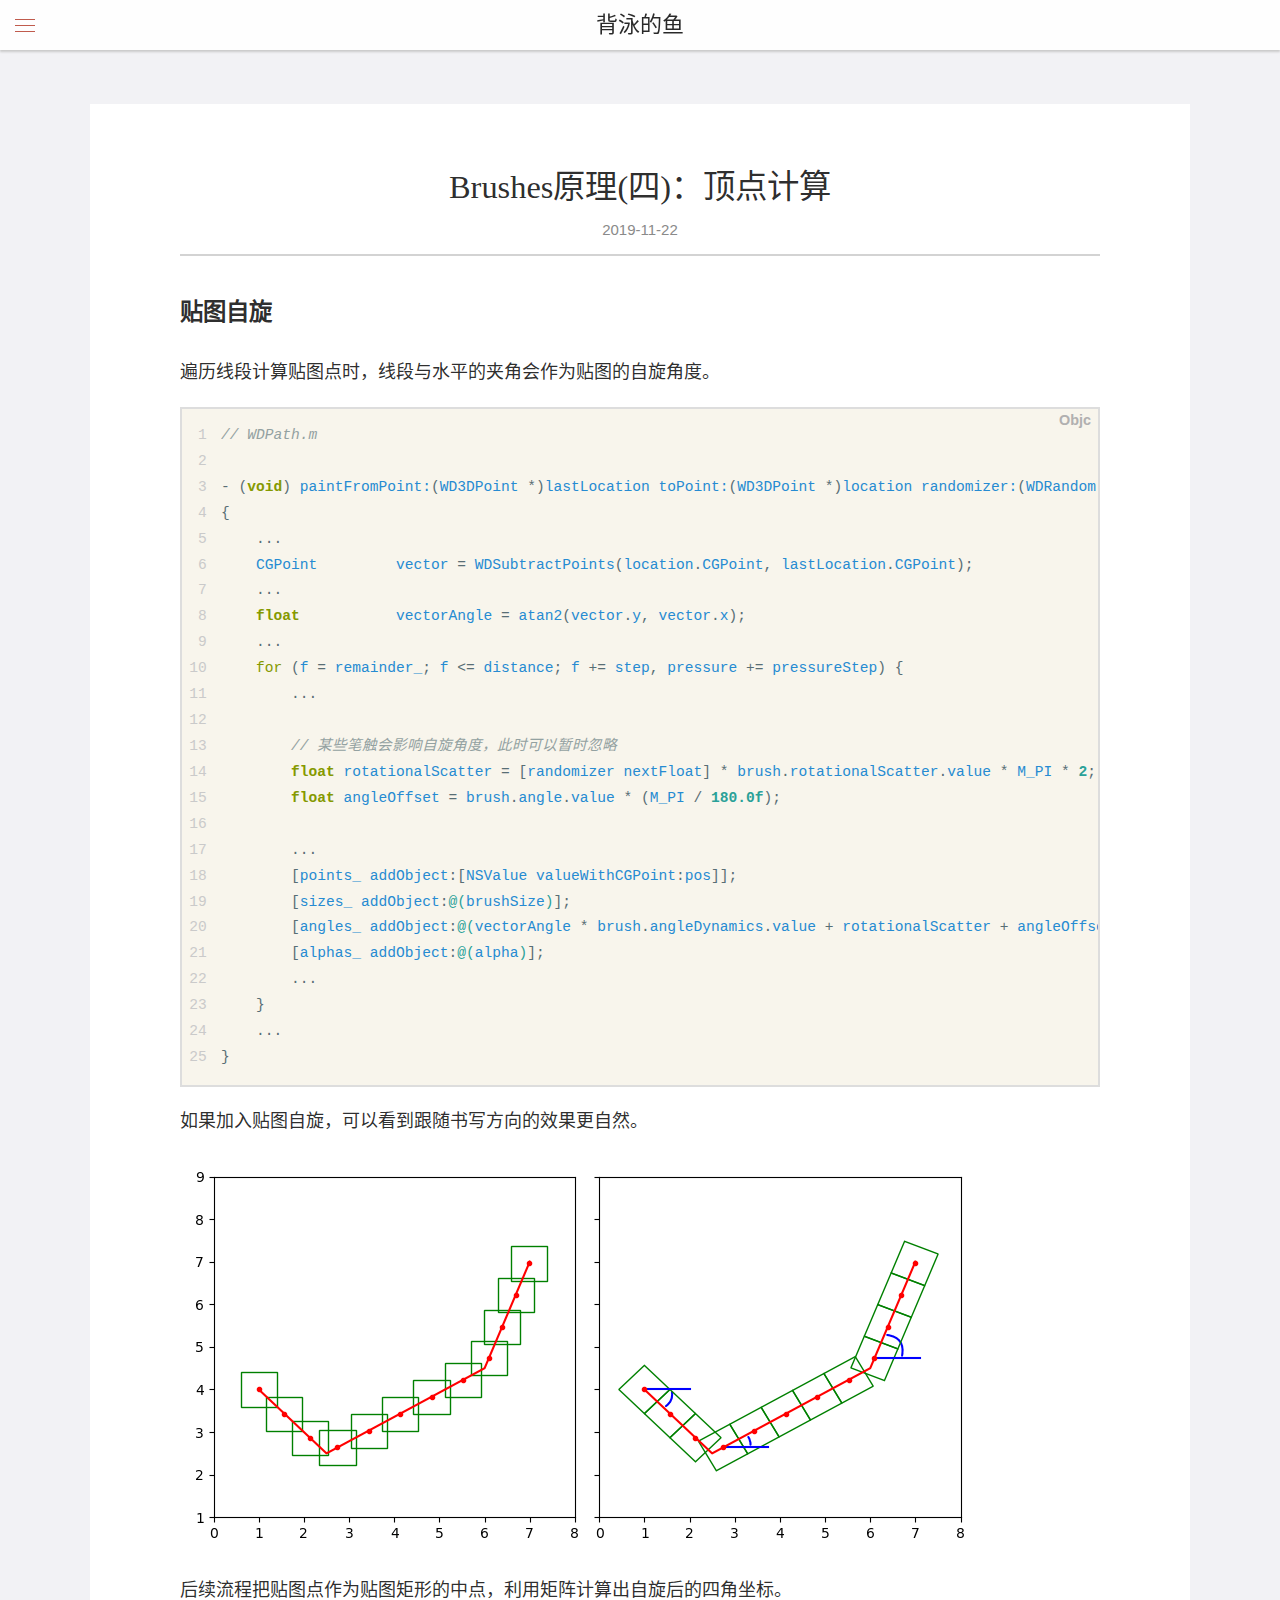
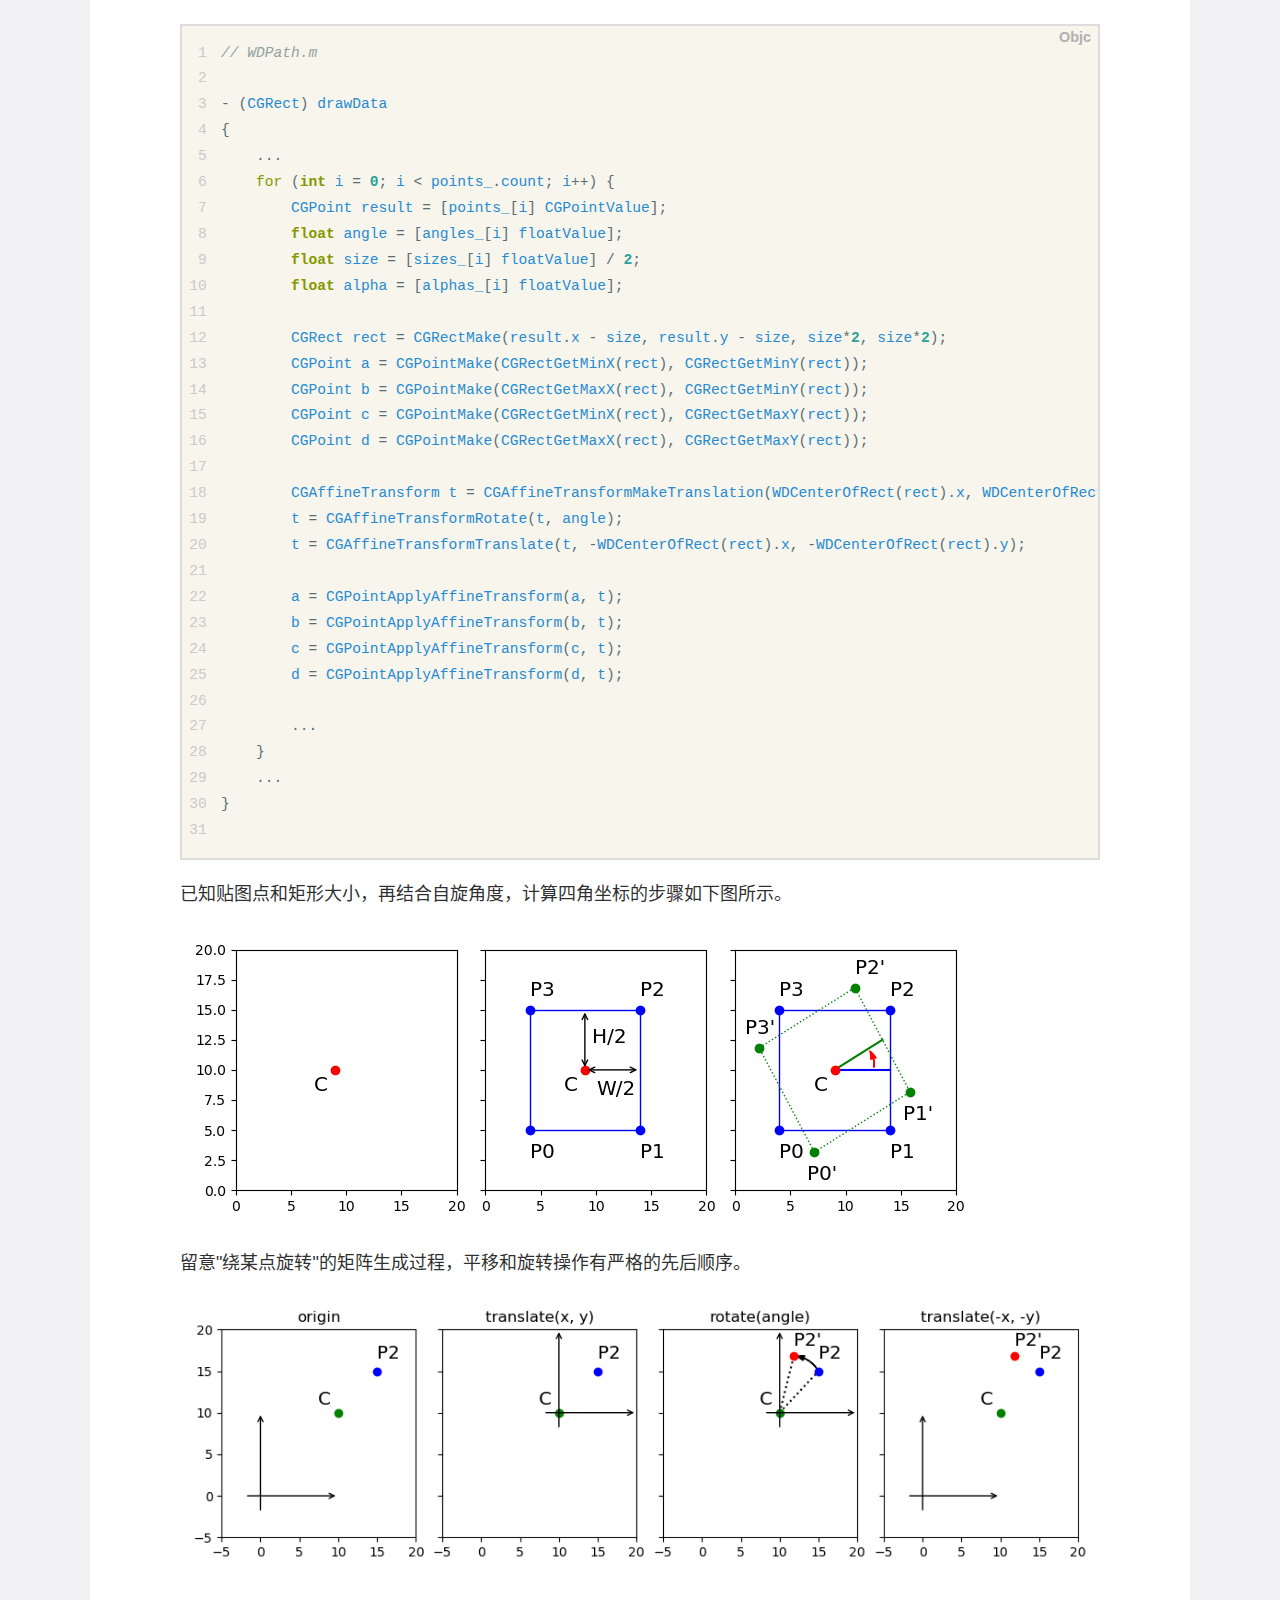
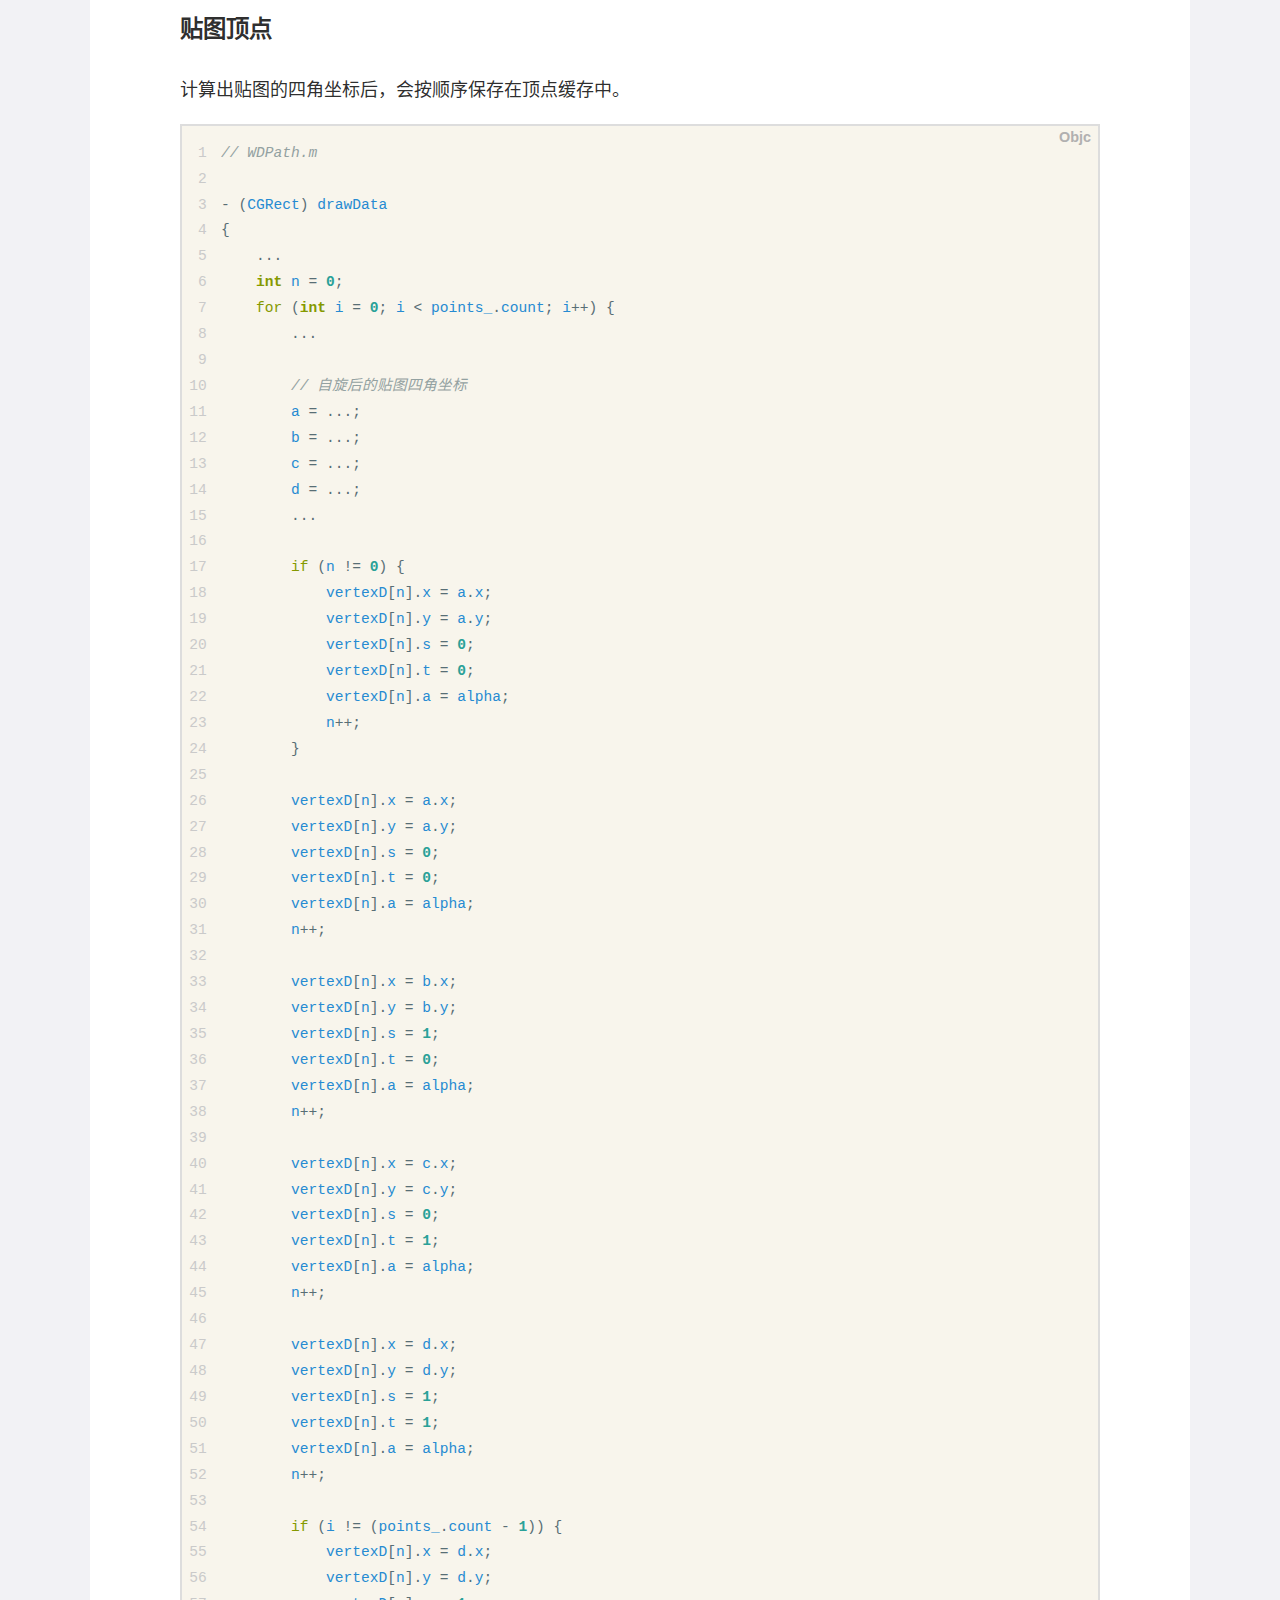
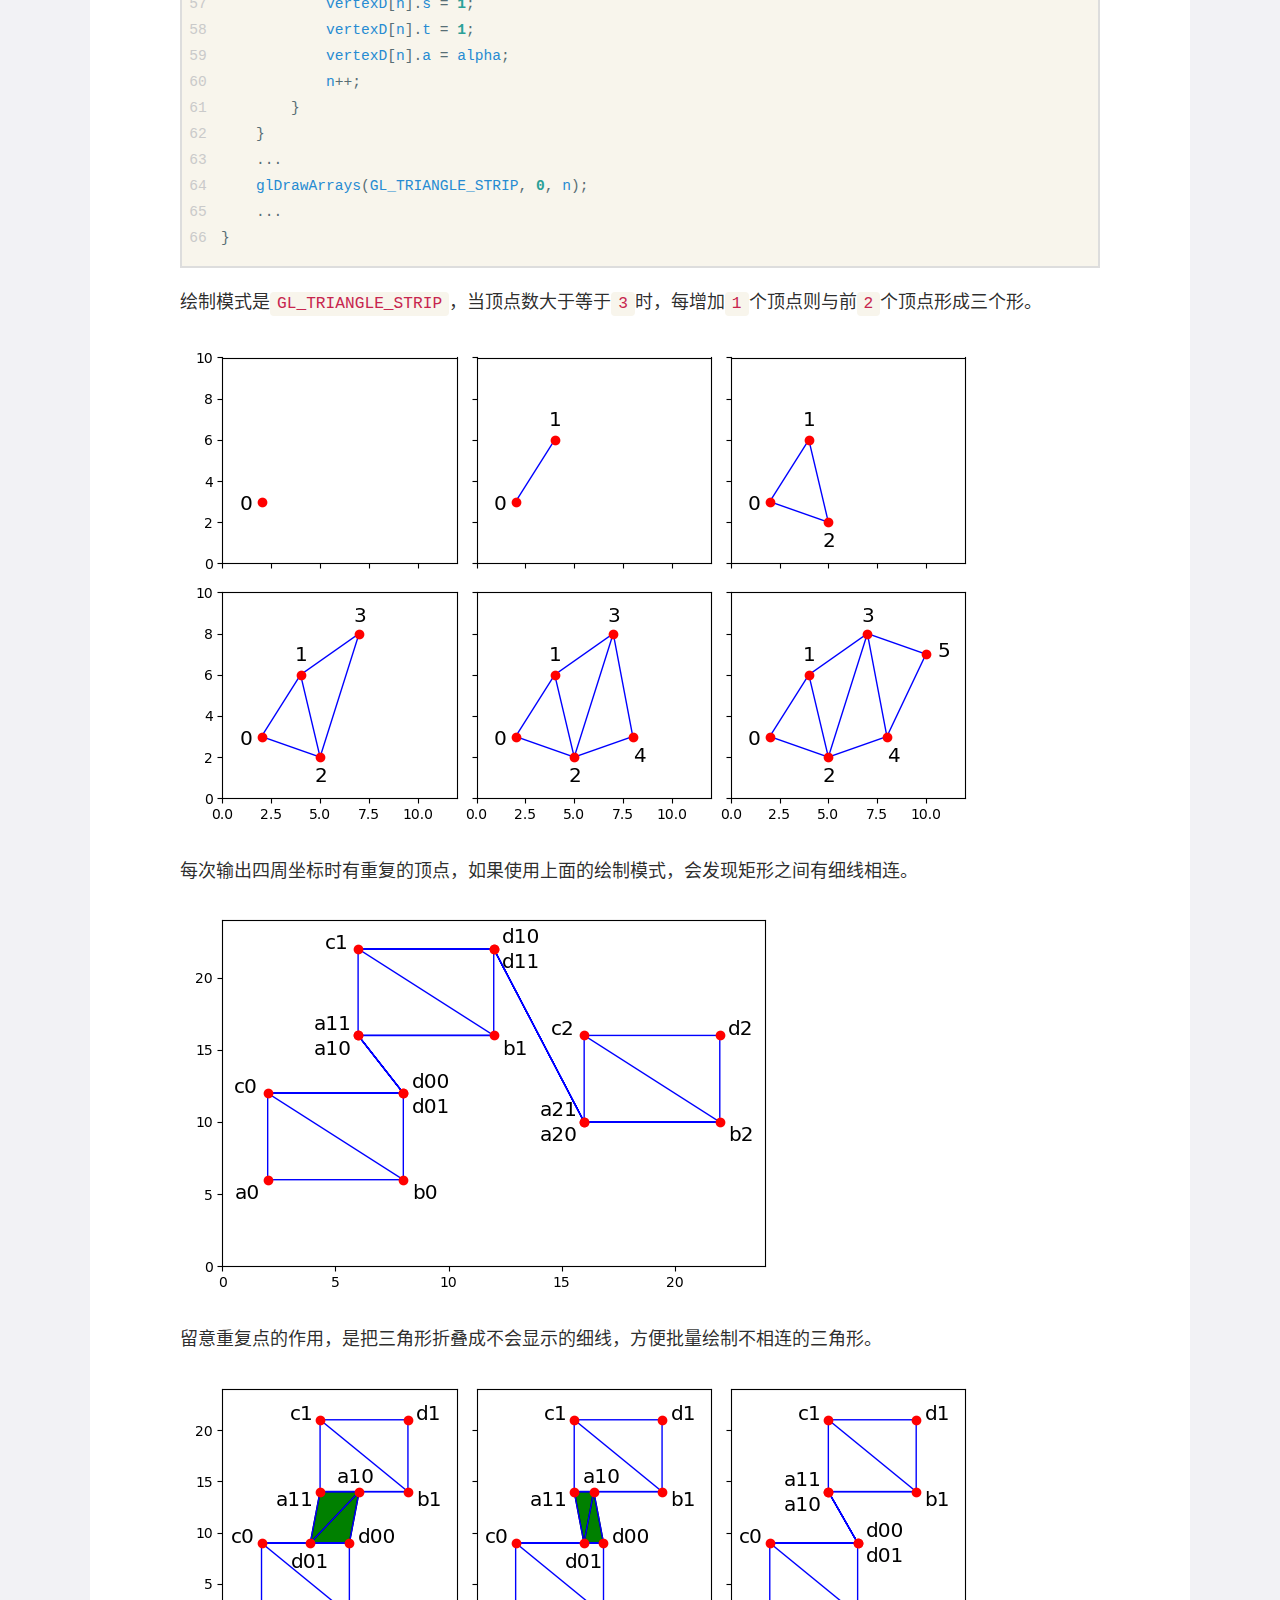
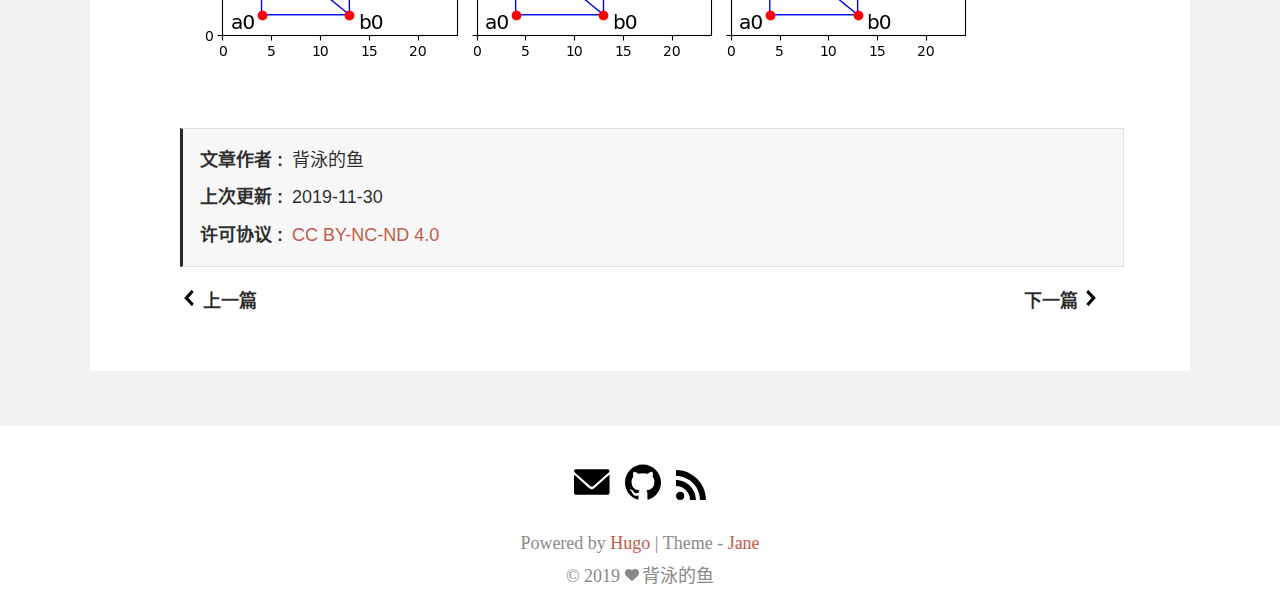
<file: post/inside-brushes/chapter-4/index.html>
<!DOCTYPE html>
<html lang="zh-cn" itemscope itemtype="http://schema.org/WebPage">
<head>
  <meta charset="utf-8">
  <meta http-equiv="X-UA-Compatible" content="IE=edge">
  <title>Brushes原理(四)：顶点计算 - 背泳的鱼</title>
  

<meta name="renderer" content="webkit" />
<meta name="viewport" content="width=device-width, initial-scale=1, maximum-scale=1"/>

<meta name="MobileOptimized" content="width"/>
<meta name="HandheldFriendly" content="true"/>


<meta name="applicable-device" content="pc,mobile">

<meta name="theme-color" content="#f8f5ec" />
<meta name="msapplication-navbutton-color" content="#f8f5ec">
<meta name="apple-mobile-web-app-capable" content="yes">
<meta name="apple-mobile-web-app-status-bar-style" content="#f8f5ec">

<meta name="mobile-web-app-capable" content="yes">

<meta name="author" content="背泳的鱼" />
  <meta name="description" content="贴图自旋 遍历线段计算贴图点时，线段与水平的夹角会作为贴图的自旋角度。 1 2 3 4 5 6 7 8 9 10 11 12 13 14 15 16 17 18 19 20 21 22 23 24 25 // WDPath.m - (void) paintFromPoint:(WD3DPoint *)lastLocation toPoint:(WD3DPoint *)location randomizer:(WDRandom *)randomizer {" />







<meta name="generator" content="Hugo 0.61.0" />


<link rel="canonical" href="https://fish47.github.io/post/inside-brushes/chapter-4/" />





<link rel="icon" href="https://fish47.github.io/favicon.ico" />











<link rel="stylesheet" href="https://fish47.github.io/sass/jane.min.0c11137c603ad1664715043cf088cb01bf83a6cf177b1ed9bd3c6b4aba51fc60.css" integrity="sha256-DBETfGA60WZHFQQ88IjLAb&#43;Dps8Xex7ZvTxrSrpR/GA=" media="screen" crossorigin="anonymous">





<meta property="og:title" content="Brushes原理(四)：顶点计算" />
<meta property="og:description" content="贴图自旋 遍历线段计算贴图点时，线段与水平的夹角会作为贴图的自旋角度。 1 2 3 4 5 6 7 8 9 10 11 12 13 14 15 16 17 18 19 20 21 22 23 24 25 // WDPath.m - (void) paintFromPoint:(WD3DPoint *)lastLocation toPoint:(WD3DPoint *)location randomizer:(WDRandom *)randomizer {" />
<meta property="og:type" content="article" />
<meta property="og:url" content="https://fish47.github.io/post/inside-brushes/chapter-4/" />
<meta property="article:published_time" content="2019-11-22T00:00:00+00:00" />
<meta property="article:modified_time" content="2019-11-30T02:36:33+08:00" />
<meta itemprop="name" content="Brushes原理(四)：顶点计算">
<meta itemprop="description" content="贴图自旋 遍历线段计算贴图点时，线段与水平的夹角会作为贴图的自旋角度。 1 2 3 4 5 6 7 8 9 10 11 12 13 14 15 16 17 18 19 20 21 22 23 24 25 // WDPath.m - (void) paintFromPoint:(WD3DPoint *)lastLocation toPoint:(WD3DPoint *)location randomizer:(WDRandom *)randomizer {">
<meta itemprop="datePublished" content="2019-11-22T00:00:00&#43;00:00" />
<meta itemprop="dateModified" content="2019-11-30T02:36:33&#43;08:00" />
<meta itemprop="wordCount" content="822">



<meta itemprop="keywords" content="" /><meta name="twitter:card" content="summary"/>
<meta name="twitter:title" content="Brushes原理(四)：顶点计算"/>
<meta name="twitter:description" content="贴图自旋 遍历线段计算贴图点时，线段与水平的夹角会作为贴图的自旋角度。 1 2 3 4 5 6 7 8 9 10 11 12 13 14 15 16 17 18 19 20 21 22 23 24 25 // WDPath.m - (void) paintFromPoint:(WD3DPoint *)lastLocation toPoint:(WD3DPoint *)location randomizer:(WDRandom *)randomizer {"/>

<!--[if lte IE 9]>
  <script src="https://cdnjs.cloudflare.com/ajax/libs/classlist/1.1.20170427/classList.min.js"></script>
<![endif]-->

<!--[if lt IE 9]>
  <script src="https://cdn.jsdelivr.net/npm/html5shiv@3.7.3/dist/html5shiv.min.js"></script>
  <script src="https://cdn.jsdelivr.net/npm/respond.js@1.4.2/dest/respond.min.js"></script>
<![endif]-->




</head>
<body>
  <div id="mobile-navbar" class="mobile-navbar">
  <div class="mobile-header-logo">
    <a href="https://fish47.github.io/" class="logo">背泳的鱼</a>
  </div>
  <div class="mobile-navbar-icon">
    <span></span>
    <span></span>
    <span></span>
  </div>
</div>
<nav id="mobile-menu" class="mobile-menu slideout-menu">
  <ul class="mobile-menu-list">
    <li class="mobile-menu-item">
        
          
          
            <a class="menu-item-link" href="https://fish47.github.io/">首页</a>
          
        
      </li><li class="mobile-menu-item">
        
          
          
            <a class="menu-item-link" href="https://fish47.github.io/post/">归档</a>
          
        
      </li><li class="mobile-menu-item">
        
          
          
            <a class="menu-item-link" href="https://fish47.github.io/tags/">标签</a>
          
        
      </li><li class="mobile-menu-item">
        
          
          
            <a class="menu-item-link" href="https://fish47.github.io/categories/">分类</a>
          
        
      </li><li class="mobile-menu-item">
        
          
          
            <a class="menu-item-link" href="https://fish47.github.io/about/">关于</a>
          
        
      </li>
    

    
  </ul>
</nav>


  
    






  <link rel="stylesheet" href="https://fish47.github.io/lib/photoswipe/photoswipe.min.css" />
  <link rel="stylesheet" href="https://fish47.github.io/lib/photoswipe/default-skin/default-skin.min.css" />




<div class="pswp" tabindex="-1" role="dialog" aria-hidden="true">

<div class="pswp__bg"></div>

<div class="pswp__scroll-wrap">
    
    <div class="pswp__container">
      <div class="pswp__item"></div>
      <div class="pswp__item"></div>
      <div class="pswp__item"></div>
    </div>
    
    <div class="pswp__ui pswp__ui--hidden">
    <div class="pswp__top-bar">
      
      <div class="pswp__counter"></div>
      <button class="pswp__button pswp__button--close" title="Close (Esc)"></button>
      <button class="pswp__button pswp__button--share" title="Share"></button>
      <button class="pswp__button pswp__button--fs" title="Toggle fullscreen"></button>
      <button class="pswp__button pswp__button--zoom" title="Zoom in/out"></button>
      
      
      <div class="pswp__preloader">
        <div class="pswp__preloader__icn">
          <div class="pswp__preloader__cut">
            <div class="pswp__preloader__donut"></div>
          </div>
        </div>
      </div>
    </div>
    <div class="pswp__share-modal pswp__share-modal--hidden pswp__single-tap">
      <div class="pswp__share-tooltip"></div>
    </div>
    <button class="pswp__button pswp__button--arrow--left" title="Previous (arrow left)">
    </button>
    <button class="pswp__button pswp__button--arrow--right" title="Next (arrow right)">
    </button>
    <div class="pswp__caption">
      <div class="pswp__caption__center"></div>
    </div>
    </div>
    </div>
</div>

  

  

  

  <header id="header" class="header container">
    <div class="logo-wrapper">
  <a href="https://fish47.github.io/" class="logo">
    
      背泳的鱼
    
  </a>
</div>

<nav class="site-navbar">
  <ul id="menu" class="menu">
    
    
        <li class="menu-item">
        
          
          
            <a class="menu-item-link" href="https://fish47.github.io/">首页</a>
          

        

      </li>
    
        <li class="menu-item">
        
          
          
            <a class="menu-item-link" href="https://fish47.github.io/post/">归档</a>
          

        

      </li>
    
        <li class="menu-item">
        
          
          
            <a class="menu-item-link" href="https://fish47.github.io/tags/">标签</a>
          

        

      </li>
    
        <li class="menu-item">
        
          
          
            <a class="menu-item-link" href="https://fish47.github.io/categories/">分类</a>
          

        

      </li>
    
        <li class="menu-item">
        
          
          
            <a class="menu-item-link" href="https://fish47.github.io/about/">关于</a>
          

        

      </li>
    

    
    

    
  </ul>
</nav>

  </header>

  <div id="mobile-panel">
    <main id="main" class="main bg-llight">
      <div class="content-wrapper">
        <div id="content" class="content container">
          <article class="post bg-white">
    
    <header class="post-header">
      <h1 class="post-title">Brushes原理(四)：顶点计算</h1>
      
      <div class="post-meta">
        <time datetime="2019-11-22" class="post-time">
          2019-11-22
        </time>
        
        

        
        

        
        
      </div>
    </header>

    
    

    
    <div class="post-content">
      <h3 id="heading">贴图自旋</h3>
<p>遍历线段计算贴图点时，线段与水平的夹角会作为贴图的自旋角度。</p>
<div class="highlight"><div class="chroma">
<table class="lntable"><tr><td class="lntd">
<pre class="chroma"><code><span class="lnt"> 1
</span><span class="lnt"> 2
</span><span class="lnt"> 3
</span><span class="lnt"> 4
</span><span class="lnt"> 5
</span><span class="lnt"> 6
</span><span class="lnt"> 7
</span><span class="lnt"> 8
</span><span class="lnt"> 9
</span><span class="lnt">10
</span><span class="lnt">11
</span><span class="lnt">12
</span><span class="lnt">13
</span><span class="lnt">14
</span><span class="lnt">15
</span><span class="lnt">16
</span><span class="lnt">17
</span><span class="lnt">18
</span><span class="lnt">19
</span><span class="lnt">20
</span><span class="lnt">21
</span><span class="lnt">22
</span><span class="lnt">23
</span><span class="lnt">24
</span><span class="lnt">25
</span></code></pre></td>
<td class="lntd">
<pre class="chroma"><code class="language-objc" data-lang="objc"><span class="c1">// WDPath.m
</span><span class="c1"></span>
<span class="p">-</span> <span class="p">(</span><span class="kt">void</span><span class="p">)</span> <span class="nf">paintFromPoint:</span><span class="p">(</span><span class="n">WD3DPoint</span> <span class="o">*</span><span class="p">)</span><span class="nv">lastLocation</span> <span class="nf">toPoint:</span><span class="p">(</span><span class="n">WD3DPoint</span> <span class="o">*</span><span class="p">)</span><span class="nv">location</span> <span class="nf">randomizer:</span><span class="p">(</span><span class="n">WDRandom</span> <span class="o">*</span><span class="p">)</span><span class="nv">randomizer</span>
<span class="p">{</span>
    <span class="p">.</span><span class="p">.</span><span class="p">.</span>
    <span class="n">CGPoint</span>         <span class="n">vector</span> <span class="o">=</span> <span class="n">WDSubtractPoints</span><span class="p">(</span><span class="n">location</span><span class="p">.</span><span class="n">CGPoint</span><span class="p">,</span> <span class="n">lastLocation</span><span class="p">.</span><span class="n">CGPoint</span><span class="p">)</span><span class="p">;</span>
    <span class="p">.</span><span class="p">.</span><span class="p">.</span>
    <span class="kt">float</span>           <span class="n">vectorAngle</span> <span class="o">=</span> <span class="n">atan2</span><span class="p">(</span><span class="n">vector</span><span class="p">.</span><span class="n">y</span><span class="p">,</span> <span class="n">vector</span><span class="p">.</span><span class="n">x</span><span class="p">)</span><span class="p">;</span>
    <span class="p">.</span><span class="p">.</span><span class="p">.</span>
    <span class="k">for</span> <span class="p">(</span><span class="n">f</span> <span class="o">=</span> <span class="n">remainder_</span><span class="p">;</span> <span class="n">f</span> <span class="o">&lt;</span><span class="o">=</span> <span class="n">distance</span><span class="p">;</span> <span class="n">f</span> <span class="o">+</span><span class="o">=</span> <span class="n">step</span><span class="p">,</span> <span class="n">pressure</span> <span class="o">+</span><span class="o">=</span> <span class="n">pressureStep</span><span class="p">)</span> <span class="p">{</span>
        <span class="p">.</span><span class="p">.</span><span class="p">.</span>

        <span class="c1">// 某些笔触会影响自旋角度，此时可以暂时忽略
</span><span class="c1"></span>        <span class="kt">float</span> <span class="n">rotationalScatter</span> <span class="o">=</span> <span class="p">[</span><span class="n">randomizer</span> <span class="n">nextFloat</span><span class="p">]</span> <span class="o">*</span> <span class="n">brush</span><span class="p">.</span><span class="n">rotationalScatter</span><span class="p">.</span><span class="n">value</span> <span class="o">*</span> <span class="n">M_PI</span> <span class="o">*</span> <span class="mi">2</span><span class="p">;</span>
        <span class="kt">float</span> <span class="n">angleOffset</span> <span class="o">=</span> <span class="n">brush</span><span class="p">.</span><span class="n">angle</span><span class="p">.</span><span class="n">value</span> <span class="o">*</span> <span class="p">(</span><span class="n">M_PI</span> <span class="o">/</span> <span class="mf">180.0f</span><span class="p">)</span><span class="p">;</span>

        <span class="p">.</span><span class="p">.</span><span class="p">.</span>
        <span class="p">[</span><span class="n">points_</span> <span class="nl">addObject</span><span class="p">:</span><span class="p">[</span><span class="n">NSValue</span> <span class="nl">valueWithCGPoint</span><span class="p">:</span><span class="n">pos</span><span class="p">]</span><span class="p">]</span><span class="p">;</span>
        <span class="p">[</span><span class="n">sizes_</span> <span class="nl">addObject</span><span class="p">:</span><span class="l">@(</span><span class="n">brushSize</span><span class="l">)</span><span class="p">]</span><span class="p">;</span>
        <span class="p">[</span><span class="n">angles_</span> <span class="nl">addObject</span><span class="p">:</span><span class="l">@(</span><span class="n">vectorAngle</span> <span class="o">*</span> <span class="n">brush</span><span class="p">.</span><span class="n">angleDynamics</span><span class="p">.</span><span class="n">value</span> <span class="o">+</span> <span class="n">rotationalScatter</span> <span class="o">+</span> <span class="n">angleOffset</span><span class="l">)</span><span class="p">]</span><span class="p">;</span>
        <span class="p">[</span><span class="n">alphas_</span> <span class="nl">addObject</span><span class="p">:</span><span class="l">@(</span><span class="n">alpha</span><span class="l">)</span><span class="p">]</span><span class="p">;</span>
        <span class="p">.</span><span class="p">.</span><span class="p">.</span>
    <span class="p">}</span>
    <span class="p">.</span><span class="p">.</span><span class="p">.</span>
<span class="p">}</span>
</code></pre></td></tr></table>
</div>
</div><p>如果加入贴图自旋，可以看到跟随书写方向的效果更自然。</p>
<p><img src="img/rotate_upright_compare.png" alt=""></p>
<p>后续流程把贴图点作为贴图矩形的中点，利用矩阵计算出自旋后的四角坐标。</p>
<div class="highlight"><div class="chroma">
<table class="lntable"><tr><td class="lntd">
<pre class="chroma"><code><span class="lnt"> 1
</span><span class="lnt"> 2
</span><span class="lnt"> 3
</span><span class="lnt"> 4
</span><span class="lnt"> 5
</span><span class="lnt"> 6
</span><span class="lnt"> 7
</span><span class="lnt"> 8
</span><span class="lnt"> 9
</span><span class="lnt">10
</span><span class="lnt">11
</span><span class="lnt">12
</span><span class="lnt">13
</span><span class="lnt">14
</span><span class="lnt">15
</span><span class="lnt">16
</span><span class="lnt">17
</span><span class="lnt">18
</span><span class="lnt">19
</span><span class="lnt">20
</span><span class="lnt">21
</span><span class="lnt">22
</span><span class="lnt">23
</span><span class="lnt">24
</span><span class="lnt">25
</span><span class="lnt">26
</span><span class="lnt">27
</span><span class="lnt">28
</span><span class="lnt">29
</span><span class="lnt">30
</span><span class="lnt">31
</span></code></pre></td>
<td class="lntd">
<pre class="chroma"><code class="language-objc" data-lang="objc"><span class="c1">// WDPath.m
</span><span class="c1"></span>
<span class="p">-</span> <span class="p">(</span><span class="n">CGRect</span><span class="p">)</span> <span class="nf">drawData</span>
<span class="p">{</span>
    <span class="p">.</span><span class="p">.</span><span class="p">.</span>
    <span class="k">for</span> <span class="p">(</span><span class="kt">int</span> <span class="n">i</span> <span class="o">=</span> <span class="mi">0</span><span class="p">;</span> <span class="n">i</span> <span class="o">&lt;</span> <span class="n">points_</span><span class="p">.</span><span class="n">count</span><span class="p">;</span> <span class="n">i</span><span class="o">+</span><span class="o">+</span><span class="p">)</span> <span class="p">{</span>
        <span class="n">CGPoint</span> <span class="n">result</span> <span class="o">=</span> <span class="p">[</span><span class="n">points_</span><span class="p">[</span><span class="n">i</span><span class="p">]</span> <span class="n">CGPointValue</span><span class="p">]</span><span class="p">;</span>
        <span class="kt">float</span> <span class="n">angle</span> <span class="o">=</span> <span class="p">[</span><span class="n">angles_</span><span class="p">[</span><span class="n">i</span><span class="p">]</span> <span class="n">floatValue</span><span class="p">]</span><span class="p">;</span>
        <span class="kt">float</span> <span class="n">size</span> <span class="o">=</span> <span class="p">[</span><span class="n">sizes_</span><span class="p">[</span><span class="n">i</span><span class="p">]</span> <span class="n">floatValue</span><span class="p">]</span> <span class="o">/</span> <span class="mi">2</span><span class="p">;</span>
        <span class="kt">float</span> <span class="n">alpha</span> <span class="o">=</span> <span class="p">[</span><span class="n">alphas_</span><span class="p">[</span><span class="n">i</span><span class="p">]</span> <span class="n">floatValue</span><span class="p">]</span><span class="p">;</span>

        <span class="n">CGRect</span> <span class="n">rect</span> <span class="o">=</span> <span class="n">CGRectMake</span><span class="p">(</span><span class="n">result</span><span class="p">.</span><span class="n">x</span> <span class="o">-</span> <span class="n">size</span><span class="p">,</span> <span class="n">result</span><span class="p">.</span><span class="n">y</span> <span class="o">-</span> <span class="n">size</span><span class="p">,</span> <span class="n">size</span><span class="o">*</span><span class="mi">2</span><span class="p">,</span> <span class="n">size</span><span class="o">*</span><span class="mi">2</span><span class="p">)</span><span class="p">;</span>
        <span class="n">CGPoint</span> <span class="n">a</span> <span class="o">=</span> <span class="n">CGPointMake</span><span class="p">(</span><span class="n">CGRectGetMinX</span><span class="p">(</span><span class="n">rect</span><span class="p">)</span><span class="p">,</span> <span class="n">CGRectGetMinY</span><span class="p">(</span><span class="n">rect</span><span class="p">)</span><span class="p">)</span><span class="p">;</span>
        <span class="n">CGPoint</span> <span class="n">b</span> <span class="o">=</span> <span class="n">CGPointMake</span><span class="p">(</span><span class="n">CGRectGetMaxX</span><span class="p">(</span><span class="n">rect</span><span class="p">)</span><span class="p">,</span> <span class="n">CGRectGetMinY</span><span class="p">(</span><span class="n">rect</span><span class="p">)</span><span class="p">)</span><span class="p">;</span>
        <span class="n">CGPoint</span> <span class="n">c</span> <span class="o">=</span> <span class="n">CGPointMake</span><span class="p">(</span><span class="n">CGRectGetMinX</span><span class="p">(</span><span class="n">rect</span><span class="p">)</span><span class="p">,</span> <span class="n">CGRectGetMaxY</span><span class="p">(</span><span class="n">rect</span><span class="p">)</span><span class="p">)</span><span class="p">;</span>
        <span class="n">CGPoint</span> <span class="n">d</span> <span class="o">=</span> <span class="n">CGPointMake</span><span class="p">(</span><span class="n">CGRectGetMaxX</span><span class="p">(</span><span class="n">rect</span><span class="p">)</span><span class="p">,</span> <span class="n">CGRectGetMaxY</span><span class="p">(</span><span class="n">rect</span><span class="p">)</span><span class="p">)</span><span class="p">;</span>

        <span class="n">CGAffineTransform</span> <span class="n">t</span> <span class="o">=</span> <span class="n">CGAffineTransformMakeTranslation</span><span class="p">(</span><span class="n">WDCenterOfRect</span><span class="p">(</span><span class="n">rect</span><span class="p">)</span><span class="p">.</span><span class="n">x</span><span class="p">,</span> <span class="n">WDCenterOfRect</span><span class="p">(</span><span class="n">rect</span><span class="p">)</span><span class="p">.</span><span class="n">y</span><span class="p">)</span><span class="p">;</span>
        <span class="n">t</span> <span class="o">=</span> <span class="n">CGAffineTransformRotate</span><span class="p">(</span><span class="n">t</span><span class="p">,</span> <span class="n">angle</span><span class="p">)</span><span class="p">;</span>
        <span class="n">t</span> <span class="o">=</span> <span class="n">CGAffineTransformTranslate</span><span class="p">(</span><span class="n">t</span><span class="p">,</span> <span class="o">-</span><span class="n">WDCenterOfRect</span><span class="p">(</span><span class="n">rect</span><span class="p">)</span><span class="p">.</span><span class="n">x</span><span class="p">,</span> <span class="o">-</span><span class="n">WDCenterOfRect</span><span class="p">(</span><span class="n">rect</span><span class="p">)</span><span class="p">.</span><span class="n">y</span><span class="p">)</span><span class="p">;</span>

        <span class="n">a</span> <span class="o">=</span> <span class="n">CGPointApplyAffineTransform</span><span class="p">(</span><span class="n">a</span><span class="p">,</span> <span class="n">t</span><span class="p">)</span><span class="p">;</span>
        <span class="n">b</span> <span class="o">=</span> <span class="n">CGPointApplyAffineTransform</span><span class="p">(</span><span class="n">b</span><span class="p">,</span> <span class="n">t</span><span class="p">)</span><span class="p">;</span>
        <span class="n">c</span> <span class="o">=</span> <span class="n">CGPointApplyAffineTransform</span><span class="p">(</span><span class="n">c</span><span class="p">,</span> <span class="n">t</span><span class="p">)</span><span class="p">;</span>
        <span class="n">d</span> <span class="o">=</span> <span class="n">CGPointApplyAffineTransform</span><span class="p">(</span><span class="n">d</span><span class="p">,</span> <span class="n">t</span><span class="p">)</span><span class="p">;</span>

        <span class="p">.</span><span class="p">.</span><span class="p">.</span>
    <span class="p">}</span>
    <span class="p">.</span><span class="p">.</span><span class="p">.</span>
<span class="p">}</span>

</code></pre></td></tr></table>
</div>
</div><p>已知贴图点和矩形大小，再结合自旋角度，计算四角坐标的步骤如下图所示。</p>
<p><img src="img/rotate_calc_steps.png" alt=""></p>
<p>留意&quot;绕某点旋转&quot;的矩阵生成过程，平移和旋转操作有严格的先后顺序。</p>
<p><img src="img/rotate_matrix_steps.png" alt=""></p>
<h3 id="heading-1">贴图顶点</h3>
<p>计算出贴图的四角坐标后，会按顺序保存在顶点缓存中。</p>
<div class="highlight"><div class="chroma">
<table class="lntable"><tr><td class="lntd">
<pre class="chroma"><code><span class="lnt"> 1
</span><span class="lnt"> 2
</span><span class="lnt"> 3
</span><span class="lnt"> 4
</span><span class="lnt"> 5
</span><span class="lnt"> 6
</span><span class="lnt"> 7
</span><span class="lnt"> 8
</span><span class="lnt"> 9
</span><span class="lnt">10
</span><span class="lnt">11
</span><span class="lnt">12
</span><span class="lnt">13
</span><span class="lnt">14
</span><span class="lnt">15
</span><span class="lnt">16
</span><span class="lnt">17
</span><span class="lnt">18
</span><span class="lnt">19
</span><span class="lnt">20
</span><span class="lnt">21
</span><span class="lnt">22
</span><span class="lnt">23
</span><span class="lnt">24
</span><span class="lnt">25
</span><span class="lnt">26
</span><span class="lnt">27
</span><span class="lnt">28
</span><span class="lnt">29
</span><span class="lnt">30
</span><span class="lnt">31
</span><span class="lnt">32
</span><span class="lnt">33
</span><span class="lnt">34
</span><span class="lnt">35
</span><span class="lnt">36
</span><span class="lnt">37
</span><span class="lnt">38
</span><span class="lnt">39
</span><span class="lnt">40
</span><span class="lnt">41
</span><span class="lnt">42
</span><span class="lnt">43
</span><span class="lnt">44
</span><span class="lnt">45
</span><span class="lnt">46
</span><span class="lnt">47
</span><span class="lnt">48
</span><span class="lnt">49
</span><span class="lnt">50
</span><span class="lnt">51
</span><span class="lnt">52
</span><span class="lnt">53
</span><span class="lnt">54
</span><span class="lnt">55
</span><span class="lnt">56
</span><span class="lnt">57
</span><span class="lnt">58
</span><span class="lnt">59
</span><span class="lnt">60
</span><span class="lnt">61
</span><span class="lnt">62
</span><span class="lnt">63
</span><span class="lnt">64
</span><span class="lnt">65
</span><span class="lnt">66
</span></code></pre></td>
<td class="lntd">
<pre class="chroma"><code class="language-objc" data-lang="objc"><span class="c1">// WDPath.m
</span><span class="c1"></span>
<span class="p">-</span> <span class="p">(</span><span class="n">CGRect</span><span class="p">)</span> <span class="nf">drawData</span>
<span class="p">{</span>
    <span class="p">.</span><span class="p">.</span><span class="p">.</span>
    <span class="kt">int</span> <span class="n">n</span> <span class="o">=</span> <span class="mi">0</span><span class="p">;</span>
    <span class="k">for</span> <span class="p">(</span><span class="kt">int</span> <span class="n">i</span> <span class="o">=</span> <span class="mi">0</span><span class="p">;</span> <span class="n">i</span> <span class="o">&lt;</span> <span class="n">points_</span><span class="p">.</span><span class="n">count</span><span class="p">;</span> <span class="n">i</span><span class="o">+</span><span class="o">+</span><span class="p">)</span> <span class="p">{</span>
        <span class="p">.</span><span class="p">.</span><span class="p">.</span>

        <span class="c1">// 自旋后的贴图四角坐标
</span><span class="c1"></span>        <span class="n">a</span> <span class="o">=</span> <span class="p">.</span><span class="p">.</span><span class="p">.</span><span class="p">;</span>
        <span class="n">b</span> <span class="o">=</span> <span class="p">.</span><span class="p">.</span><span class="p">.</span><span class="p">;</span>
        <span class="n">c</span> <span class="o">=</span> <span class="p">.</span><span class="p">.</span><span class="p">.</span><span class="p">;</span>
        <span class="n">d</span> <span class="o">=</span> <span class="p">.</span><span class="p">.</span><span class="p">.</span><span class="p">;</span>
        <span class="p">.</span><span class="p">.</span><span class="p">.</span>

        <span class="k">if</span> <span class="p">(</span><span class="n">n</span> <span class="o">!</span><span class="o">=</span> <span class="mi">0</span><span class="p">)</span> <span class="p">{</span>
            <span class="n">vertexD</span><span class="p">[</span><span class="n">n</span><span class="p">]</span><span class="p">.</span><span class="n">x</span> <span class="o">=</span> <span class="n">a</span><span class="p">.</span><span class="n">x</span><span class="p">;</span>
            <span class="n">vertexD</span><span class="p">[</span><span class="n">n</span><span class="p">]</span><span class="p">.</span><span class="n">y</span> <span class="o">=</span> <span class="n">a</span><span class="p">.</span><span class="n">y</span><span class="p">;</span>
            <span class="n">vertexD</span><span class="p">[</span><span class="n">n</span><span class="p">]</span><span class="p">.</span><span class="n">s</span> <span class="o">=</span> <span class="mi">0</span><span class="p">;</span>
            <span class="n">vertexD</span><span class="p">[</span><span class="n">n</span><span class="p">]</span><span class="p">.</span><span class="n">t</span> <span class="o">=</span> <span class="mi">0</span><span class="p">;</span>
            <span class="n">vertexD</span><span class="p">[</span><span class="n">n</span><span class="p">]</span><span class="p">.</span><span class="n">a</span> <span class="o">=</span> <span class="n">alpha</span><span class="p">;</span>
            <span class="n">n</span><span class="o">+</span><span class="o">+</span><span class="p">;</span>
        <span class="p">}</span>

        <span class="n">vertexD</span><span class="p">[</span><span class="n">n</span><span class="p">]</span><span class="p">.</span><span class="n">x</span> <span class="o">=</span> <span class="n">a</span><span class="p">.</span><span class="n">x</span><span class="p">;</span>
        <span class="n">vertexD</span><span class="p">[</span><span class="n">n</span><span class="p">]</span><span class="p">.</span><span class="n">y</span> <span class="o">=</span> <span class="n">a</span><span class="p">.</span><span class="n">y</span><span class="p">;</span>
        <span class="n">vertexD</span><span class="p">[</span><span class="n">n</span><span class="p">]</span><span class="p">.</span><span class="n">s</span> <span class="o">=</span> <span class="mi">0</span><span class="p">;</span>
        <span class="n">vertexD</span><span class="p">[</span><span class="n">n</span><span class="p">]</span><span class="p">.</span><span class="n">t</span> <span class="o">=</span> <span class="mi">0</span><span class="p">;</span>
        <span class="n">vertexD</span><span class="p">[</span><span class="n">n</span><span class="p">]</span><span class="p">.</span><span class="n">a</span> <span class="o">=</span> <span class="n">alpha</span><span class="p">;</span>
        <span class="n">n</span><span class="o">+</span><span class="o">+</span><span class="p">;</span>

        <span class="n">vertexD</span><span class="p">[</span><span class="n">n</span><span class="p">]</span><span class="p">.</span><span class="n">x</span> <span class="o">=</span> <span class="n">b</span><span class="p">.</span><span class="n">x</span><span class="p">;</span>
        <span class="n">vertexD</span><span class="p">[</span><span class="n">n</span><span class="p">]</span><span class="p">.</span><span class="n">y</span> <span class="o">=</span> <span class="n">b</span><span class="p">.</span><span class="n">y</span><span class="p">;</span>
        <span class="n">vertexD</span><span class="p">[</span><span class="n">n</span><span class="p">]</span><span class="p">.</span><span class="n">s</span> <span class="o">=</span> <span class="mi">1</span><span class="p">;</span>
        <span class="n">vertexD</span><span class="p">[</span><span class="n">n</span><span class="p">]</span><span class="p">.</span><span class="n">t</span> <span class="o">=</span> <span class="mi">0</span><span class="p">;</span>
        <span class="n">vertexD</span><span class="p">[</span><span class="n">n</span><span class="p">]</span><span class="p">.</span><span class="n">a</span> <span class="o">=</span> <span class="n">alpha</span><span class="p">;</span>
        <span class="n">n</span><span class="o">+</span><span class="o">+</span><span class="p">;</span>

        <span class="n">vertexD</span><span class="p">[</span><span class="n">n</span><span class="p">]</span><span class="p">.</span><span class="n">x</span> <span class="o">=</span> <span class="n">c</span><span class="p">.</span><span class="n">x</span><span class="p">;</span>
        <span class="n">vertexD</span><span class="p">[</span><span class="n">n</span><span class="p">]</span><span class="p">.</span><span class="n">y</span> <span class="o">=</span> <span class="n">c</span><span class="p">.</span><span class="n">y</span><span class="p">;</span>
        <span class="n">vertexD</span><span class="p">[</span><span class="n">n</span><span class="p">]</span><span class="p">.</span><span class="n">s</span> <span class="o">=</span> <span class="mi">0</span><span class="p">;</span>
        <span class="n">vertexD</span><span class="p">[</span><span class="n">n</span><span class="p">]</span><span class="p">.</span><span class="n">t</span> <span class="o">=</span> <span class="mi">1</span><span class="p">;</span>
        <span class="n">vertexD</span><span class="p">[</span><span class="n">n</span><span class="p">]</span><span class="p">.</span><span class="n">a</span> <span class="o">=</span> <span class="n">alpha</span><span class="p">;</span>
        <span class="n">n</span><span class="o">+</span><span class="o">+</span><span class="p">;</span>

        <span class="n">vertexD</span><span class="p">[</span><span class="n">n</span><span class="p">]</span><span class="p">.</span><span class="n">x</span> <span class="o">=</span> <span class="n">d</span><span class="p">.</span><span class="n">x</span><span class="p">;</span>
        <span class="n">vertexD</span><span class="p">[</span><span class="n">n</span><span class="p">]</span><span class="p">.</span><span class="n">y</span> <span class="o">=</span> <span class="n">d</span><span class="p">.</span><span class="n">y</span><span class="p">;</span>
        <span class="n">vertexD</span><span class="p">[</span><span class="n">n</span><span class="p">]</span><span class="p">.</span><span class="n">s</span> <span class="o">=</span> <span class="mi">1</span><span class="p">;</span>
        <span class="n">vertexD</span><span class="p">[</span><span class="n">n</span><span class="p">]</span><span class="p">.</span><span class="n">t</span> <span class="o">=</span> <span class="mi">1</span><span class="p">;</span>
        <span class="n">vertexD</span><span class="p">[</span><span class="n">n</span><span class="p">]</span><span class="p">.</span><span class="n">a</span> <span class="o">=</span> <span class="n">alpha</span><span class="p">;</span>
        <span class="n">n</span><span class="o">+</span><span class="o">+</span><span class="p">;</span>

        <span class="k">if</span> <span class="p">(</span><span class="n">i</span> <span class="o">!</span><span class="o">=</span> <span class="p">(</span><span class="n">points_</span><span class="p">.</span><span class="n">count</span> <span class="o">-</span> <span class="mi">1</span><span class="p">)</span><span class="p">)</span> <span class="p">{</span>
            <span class="n">vertexD</span><span class="p">[</span><span class="n">n</span><span class="p">]</span><span class="p">.</span><span class="n">x</span> <span class="o">=</span> <span class="n">d</span><span class="p">.</span><span class="n">x</span><span class="p">;</span>
            <span class="n">vertexD</span><span class="p">[</span><span class="n">n</span><span class="p">]</span><span class="p">.</span><span class="n">y</span> <span class="o">=</span> <span class="n">d</span><span class="p">.</span><span class="n">y</span><span class="p">;</span>
            <span class="n">vertexD</span><span class="p">[</span><span class="n">n</span><span class="p">]</span><span class="p">.</span><span class="n">s</span> <span class="o">=</span> <span class="mi">1</span><span class="p">;</span>
            <span class="n">vertexD</span><span class="p">[</span><span class="n">n</span><span class="p">]</span><span class="p">.</span><span class="n">t</span> <span class="o">=</span> <span class="mi">1</span><span class="p">;</span>
            <span class="n">vertexD</span><span class="p">[</span><span class="n">n</span><span class="p">]</span><span class="p">.</span><span class="n">a</span> <span class="o">=</span> <span class="n">alpha</span><span class="p">;</span>
            <span class="n">n</span><span class="o">+</span><span class="o">+</span><span class="p">;</span>
        <span class="p">}</span>
    <span class="p">}</span>
    <span class="p">.</span><span class="p">.</span><span class="p">.</span>
    <span class="n">glDrawArrays</span><span class="p">(</span><span class="n">GL_TRIANGLE_STRIP</span><span class="p">,</span> <span class="mi">0</span><span class="p">,</span> <span class="n">n</span><span class="p">)</span><span class="p">;</span>
    <span class="p">.</span><span class="p">.</span><span class="p">.</span>
<span class="p">}</span>
</code></pre></td></tr></table>
</div>
</div><p>绘制模式是<code>GL_TRIANGLE_STRIP</code>，当顶点数大于等于<code>3</code>时，每增加<code>1</code>个顶点则与前<code>2</code>个顶点形成三个形。</p>
<p><img src="img/triangles_linestripe.png" alt=""></p>
<p>每次输出四周坐标时有重复的顶点，如果使用上面的绘制模式，会发现矩形之间有细线相连。</p>
<p><img src="img/degenerate_overview.png" alt=""></p>
<p>留意重复点的作用，是把三角形折叠成不会显示的细线，方便批量绘制不相连的三角形。</p>
<p><img src="img/triangles_degenerate_mechanism.png" alt=""></p>

    </div>

    
    
<div class="post-copyright">
  <p class="copyright-item">
    <span class="item-title">文章作者</span>
    <span class="item-content">背泳的鱼</span>
  </p>
  <p class="copyright-item">
    <span class="item-title">上次更新</span>
    <span class="item-content">
      2019-11-30
      
        
        
      
    </span>
  </p>
  
  <p class="copyright-item">
    <span class="item-title">许可协议</span>
    <span class="item-content"><a rel="license noopener" href="https://creativecommons.org/licenses/by-nc-nd/4.0/" target="_blank">CC BY-NC-ND 4.0</a></span>
  </p>
</div>


    
    

    <footer class="post-footer">
      

      
      <nav class="post-nav">
        
          <a class="prev" href="https://fish47.github.io/post/bezier-curve-flatten-check/">
            
            <i class="iconfont">
              <svg  class="icon" viewBox="0 0 1024 1024" version="1.1"
  xmlns="http://www.w3.org/2000/svg" xmlns:xlink="http://www.w3.org/1999/xlink"
  width="18" height="18">
  <path d="M691.908486 949.511495l75.369571-89.491197c10.963703-12.998035 10.285251-32.864502-1.499144-44.378743L479.499795 515.267417 757.434875 204.940602c11.338233-12.190647 11.035334-32.285311-0.638543-44.850487l-80.46666-86.564541c-11.680017-12.583596-30.356378-12.893658-41.662889-0.716314L257.233596 494.235404c-11.332093 12.183484-11.041474 32.266891 0.657986 44.844348l80.46666 86.564541c1.772366 1.910513 3.706415 3.533476 5.750981 4.877077l306.620399 321.703933C662.505829 963.726242 680.945807 962.528973 691.908486 949.511495z"></path>
</svg>

            </i>
            <span class="prev-text nav-default">理解贝塞尔曲线的平直判断</span>
            <span class="prev-text nav-mobile">上一篇</span>
          </a>
        
          <a class="next" href="https://fish47.github.io/post/inside-brushes/chapter-3/">
            <span class="next-text nav-default">Brushes原理(三)：贴图点计算</span>
            <span class="prev-text nav-mobile">下一篇</span>
            
            <i class="iconfont">
              <svg class="icon" viewBox="0 0 1024 1024" version="1.1"
  xmlns="http://www.w3.org/2000/svg" xmlns:xlink="http://www.w3.org/1999/xlink"
  width="18" height="18">
  <path d="M332.091514 74.487481l-75.369571 89.491197c-10.963703 12.998035-10.285251 32.864502 1.499144 44.378743l286.278095 300.375162L266.565125 819.058374c-11.338233 12.190647-11.035334 32.285311 0.638543 44.850487l80.46666 86.564541c11.680017 12.583596 30.356378 12.893658 41.662889 0.716314l377.434212-421.426145c11.332093-12.183484 11.041474-32.266891-0.657986-44.844348l-80.46666-86.564541c-1.772366-1.910513-3.706415-3.533476-5.750981-4.877077L373.270379 71.774697C361.493148 60.273758 343.054193 61.470003 332.091514 74.487481z"></path>
</svg>

            </i>
          </a>
      </nav>
    </footer>
  </article>

  
  

  
  

  

  
  

  

  

  

    

  

        </div>
      </div>
    </main>

    <footer id="footer" class="footer">
      <div class="icon-links">
  
  
    <a href="fish47@126.com" rel="me noopener" class="iconfont"
      title="email"  target="_blank"
      >
      <svg class="icon" viewBox="0 0 1451 1024" version="1.1"
  xmlns="http://www.w3.org/2000/svg" xmlns:xlink="http://www.w3.org/1999/xlink"
  width="36" height="36">
  <path d="M664.781909 681.472759 0 97.881301C0 3.997201 71.046997 0 71.046997 0L474.477909 0 961.649408 0 1361.641813 0C1361.641813 0 1432.688811 3.997201 1432.688811 97.881301L771.345323 681.472759C771.345323 681.472759 764.482731 685.154773 753.594283 688.65053L753.594283 688.664858C741.602731 693.493018 729.424896 695.068979 718.077952 694.839748 706.731093 695.068979 694.553173 693.493018 682.561621 688.664858L682.561621 688.65053C671.644501 685.140446 664.781909 681.472759 664.781909 681.472759L664.781909 681.472759ZM718.063616 811.603883C693.779541 811.016482 658.879232 802.205449 619.10784 767.734955 542.989056 701.759633 0 212.052267 0 212.052267L0 942.809523C0 942.809523 0 1024 83.726336 1024L682.532949 1024 753.579947 1024 1348.948139 1024C1432.688811 1024 1432.688811 942.809523 1432.688811 942.809523L1432.688811 212.052267C1432.688811 212.052267 893.138176 701.759633 817.019477 767.734955 777.248 802.205449 742.347691 811.03081 718.063616 811.603883L718.063616 811.603883Z"></path>
</svg>

    </a>
  
    <a href="http://github.com/fish47" rel="me noopener" class="iconfont"
      title="github"  target="_blank"
      >
      <svg class="icon" style="" viewBox="0 0 1024 1024" version="1.1"
  xmlns="http://www.w3.org/2000/svg" xmlns:xlink="http://www.w3.org/1999/xlink"
  width="36" height="36">
  <path d="M512 12.672c-282.88 0-512 229.248-512 512 0 226.261333 146.688 418.133333 350.08 485.76 25.6 4.821333 34.986667-11.008 34.986667-24.618667 0-12.16-0.426667-44.373333-0.64-87.04-142.421333 30.890667-172.458667-68.693333-172.458667-68.693333C188.672 770.986667 155.008 755.2 155.008 755.2c-46.378667-31.744 3.584-31.104 3.584-31.104 51.413333 3.584 78.421333 52.736 78.421333 52.736 45.653333 78.293333 119.850667 55.68 149.12 42.581333 4.608-33.109333 17.792-55.68 32.426667-68.48-113.706667-12.8-233.216-56.832-233.216-253.013333 0-55.893333 19.84-101.546667 52.693333-137.386667-5.76-12.928-23.04-64.981333 4.48-135.509333 0 0 42.88-13.738667 140.8 52.48 40.96-11.392 84.48-17.024 128-17.28 43.52 0.256 87.04 5.888 128 17.28 97.28-66.218667 140.16-52.48 140.16-52.48 27.52 70.528 10.24 122.581333 5.12 135.509333 32.64 35.84 52.48 81.493333 52.48 137.386667 0 196.693333-119.68 240-233.6 252.586667 17.92 15.36 34.56 46.762667 34.56 94.72 0 68.522667-0.64 123.562667-0.64 140.202666 0 13.44 8.96 29.44 35.2 24.32C877.44 942.592 1024 750.592 1024 524.672c0-282.752-229.248-512-512-512"></path>
</svg>

    </a>


<a href="https://fish47.github.io/index.xml" rel="noopener alternate" type="application/rss&#43;xml"
    class="iconfont" title="rss" target="_blank">
    <svg class="icon" viewBox="0 0 1024 1024" version="1.1"
  xmlns="http://www.w3.org/2000/svg" xmlns:xlink="http://www.w3.org/1999/xlink"
  width="30" height="30">
  <path d="M819.157333 1024C819.157333 574.592 449.408 204.8 0 204.8V0c561.706667 0 1024 462.293333 1024 1024h-204.842667zM140.416 743.04a140.8 140.8 0 0 1 140.501333 140.586667A140.928 140.928 0 0 1 140.074667 1024C62.72 1024 0 961.109333 0 883.626667s62.933333-140.544 140.416-140.586667zM678.784 1024h-199.04c0-263.210667-216.533333-479.786667-479.744-479.786667V345.173333c372.352 0 678.784 306.517333 678.784 678.826667z"></path>
</svg>

  </a>
   
</div>

<div class="copyright">
  <span class="power-by">
    Powered by <a class="hexo-link" href="https://gohugo.io">Hugo</a>
  </span>
  <span class="division">|</span>
  <span class="theme-info">
    Theme - <a class="theme-link" href="https://github.com/xianmin/hugo-theme-jane">Jane</a>
  </span>

  <span class="copyright-year">
    &copy;
    2019
    <span class="heart">
      
      <i class="iconfont">
        <svg class="icon" viewBox="0 0 1025 1024" version="1.1"
  xmlns="http://www.w3.org/2000/svg" xmlns:xlink="http://www.w3.org/1999/xlink"
  width="14" height="14">
  <path d="M1000.1 247.9c-15.5-37.3-37.6-70.6-65.7-98.9-54.4-54.8-125.8-85-201-85-85.7 0-166 39-221.4 107.4C456.6 103 376.3 64 290.6 64c-75.1 0-146.5 30.4-201.1 85.6-28.2 28.5-50.4 61.9-65.8 99.3-16 38.8-24 79.9-23.6 122.2 0.7 91.7 40.1 177.2 108.1 234.8 3.1 2.6 6 5.1 8.9 7.8 14.9 13.4 58 52.8 112.6 102.7 93.5 85.5 209.9 191.9 257.5 234.2 7 6.1 15.8 9.5 24.9 9.5 9.2 0 18.1-3.4 24.9-9.5 34.5-30.7 105.8-95.9 181.4-165 74.2-67.8 150.9-138 195.8-178.2 69.5-57.9 109.6-144.4 109.9-237.3 0.1-42.5-8-83.6-24-122.2z"
   fill="#8a8a8a"></path>
</svg>

      </i>
    </span><span class="author">
        背泳的鱼
        
      </span></span>

  
  

  
</div>

    </footer>

    <div class="back-to-top" id="back-to-top">
      <i class="iconfont">
        
        <svg class="icon" viewBox="0 0 1024 1024" version="1.1"
  xmlns="http://www.w3.org/2000/svg" xmlns:xlink="http://www.w3.org/1999/xlink"
  width="35" height="35">
  <path d="M510.866688 227.694839 95.449397 629.218702l235.761562 0-2.057869 328.796468 362.40389 0L691.55698 628.188232l241.942331-3.089361L510.866688 227.694839zM63.840492 63.962777l894.052392 0 0 131.813095L63.840492 195.775872 63.840492 63.962777 63.840492 63.962777zM63.840492 63.962777"></path>
</svg>

      </i>
    </div>
  </div>
  
<script type="text/javascript" src="https://fish47.github.io/lib/jquery/jquery-3.2.1.min.js"></script>
  <script type="text/javascript" src="https://fish47.github.io/lib/slideout/slideout-1.0.1.min.js"></script>




<script type="text/javascript" src="https://fish47.github.io/js/main.638251f4230630f0335d8c6748e53a96f94b72670920b60c09a56fdc8bece214.js" integrity="sha256-Y4JR9CMGMPAzXYxnSOU6lvlLcmcJILYMCaVv3Ivs4hQ=" crossorigin="anonymous"></script>












  
    <script type="text/javascript" src="https://fish47.github.io/js/load-photoswipe.js"></script>
    <script type="text/javascript" src="https://fish47.github.io/lib/photoswipe/photoswipe.min.js"></script>
    <script type="text/javascript" src="https://fish47.github.io/lib/photoswipe/photoswipe-ui-default.min.js"></script>
  















</body>
</html>
</file>
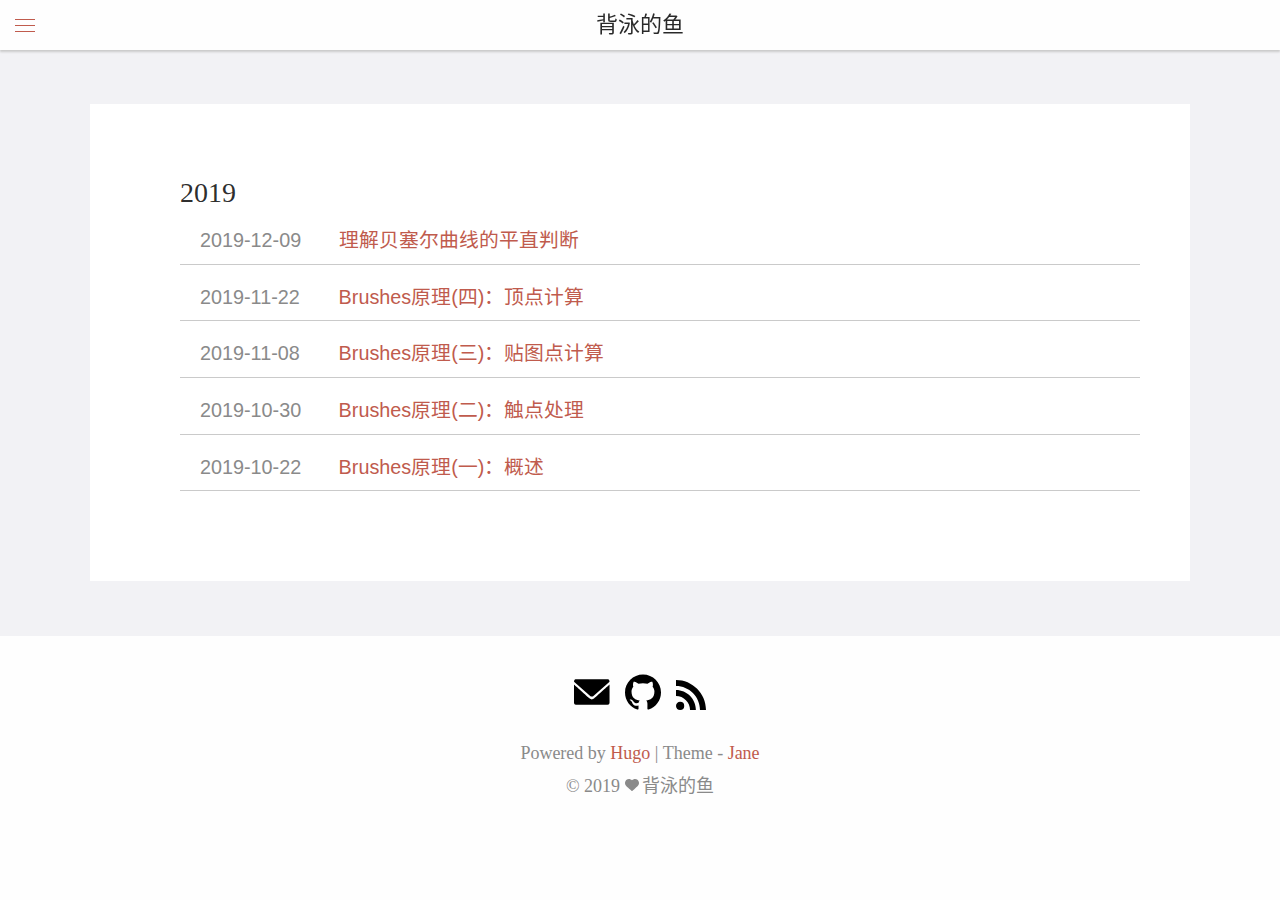
<file: post/page/1/index.html>
<!DOCTYPE html><html><head><title>https://fish47.github.io/post/</title><link rel="canonical" href="https://fish47.github.io/post/"/><meta name="robots" content="noindex"><meta charset="utf-8" /><meta http-equiv="refresh" content="0; url=https://fish47.github.io/post/" /></head></html>
</file>
